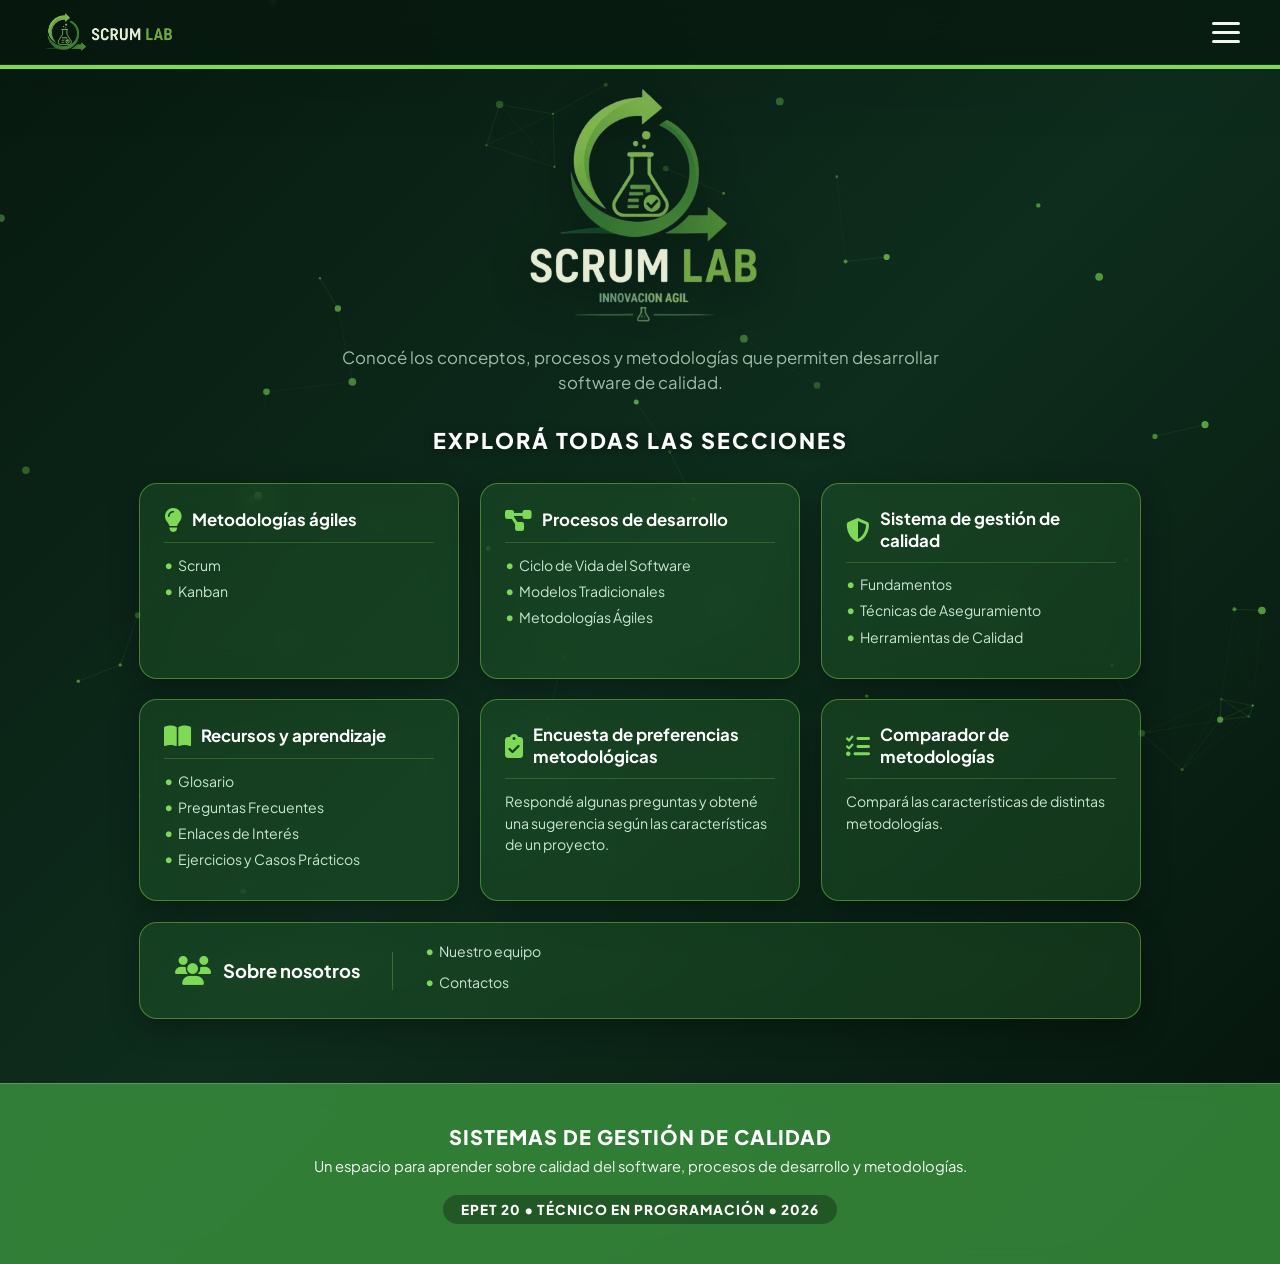
<file: index.html>
<!DOCTYPE html>
<html lang="es">
<head>
  <meta charset="UTF-8">
  <meta name="viewport" content="width=device-width, initial-scale=1.0">
  <title>SCRUM LAB - Innovación Ágil</title>

  <link rel="stylesheet" href="https://cdnjs.cloudflare.com/ajax/libs/font-awesome/6.4.0/css/all.min.css">
  <link href="https://fonts.googleapis.com/css2?family=Plus+Jakarta+Sans:wght@300;400;600;700;800;900&display=swap" rel="stylesheet">

  <link rel="stylesheet" href="styles.css">
</head>
<body>

  <canvas id="particles-canvas"></canvas>

  <header class="navbar">
    <div class="logo-mini">
      <img src="imagenes/logoheader.png" alt="Logo Scrum Lab Mini" class="header-logo-img">
    </div>
    <button class="menu-toggle" id="menuBtn" aria-label="Abrir menú">
      <span></span>
      <span></span>
      <span></span>
    </button>
  </header>

    <!-- Mega Menú Desplegable -->
  <div class="mega-menu" id="megaMenu">
    <div class="mega-menu-content">
      <div class="menu-col">
        <h3><i class="fa-solid fa-shield-halved"></i> Gestión de la Calidad</h3>
        <ul>
          <li><a href="gestion.html"><i class="fa-solid fa-angle-right"></i> Fundamentos</a></li>
          <li><a href="gestion.html#aseguramiento"><i class="fa-solid fa-angle-right"></i> Técnicas de Aseguramiento</a></li>
          <li><a href="gestion.html#herramientas"><i class="fa-solid fa-angle-right"></i> Herramientas de Calidad</a></li>
        </ul>
      </div>

      <div class="menu-col">
        <h3><i class="fa-solid fa-diagram-project"></i> Procesos de Desarrollo</h3>
        <ul>
          <li><a href="procesos.html"><i class="fa-solid fa-angle-right"></i> Ciclo de Vida del Software</a></li>
          <li><a href="procesos.html#modelos-tradicionales"><i class="fa-solid fa-angle-right"></i> Modelos Tradicionales</a></li>
        </ul>

        <h3><i class="fa-solid fa-bolt"></i> Metodologías Ágiles</h3>
        <ul>
          <li><a href="agiles.html"><i class="fa-solid fa-angle-right"></i> Scrum, Kanban, XP</a></li>
          <li><a href="agiles.html#scrum-profundidad"><i class="fa-solid fa-angle-right"></i> Scrum a Profundidad</a></li>
          <li><a href="agiles.html#kanban-profundidad"><i class="fa-solid fa-angle-right"></i> Kanban a Profundidad</a></li>
        </ul>
      </div>

      <div class="menu-col">
        <h3><i class="fa-solid fa-graduation-cap"></i> Recursos y Aprendizaje</h3>
        <ul>
          <li><a href="recursos.html"><i class="fa-solid fa-angle-right"></i> Glosario</a></li>
          <li><a href="recursos.html#preguntas-frecuentes"><i class="fa-solid fa-angle-right"></i> Preguntas Frecuentes</a></li>
          <li><a href="recursos.html#enlaces-de-interes"><i class="fa-solid fa-angle-right"></i> Enlaces de Interés</a></li>
          <li><a href="recursos.html"><i class="fa-solid fa-angle-right"></i> Ejercicios y Casos Prácticos</a></li>
        </ul>
      </div>

      <div class="menu-col">
        <h3><i class="fa-solid fa-scale-balanced"></i> Comparador de Metodologías</h3>
        <ul>
          <li><a href="comparador.html"><i class="fa-solid fa-angle-right"></i> Ir al Comparador</a></li>
        </ul>

        <h3><i class="fa-solid fa-square-poll-vertical"></i> Encuesta de Preferencias</h3>
        <ul>
          <li><a href="encuesta.html"><i class="fa-solid fa-angle-right"></i> Ir a la Encuesta</a></li>
        </ul>

        <h3><i class="fa-solid fa-users"></i> Sobre Nosotros</h3>
        <ul>
          <li><a href="nosotros.html"><i class="fa-solid fa-angle-right"></i> Información sobre el equipo</a></li>
          <li><a href="nosotros.html"><i class="fa-solid fa-angle-right"></i> Contacto</a></li>
        </ul>
      </div>
    </div>
  </div>

  <main class="main-container">
    
    <section class="hero-section">
      <div class="main-logo-wrapper">
        <img src="imagenes/logoprincipal.png" alt="Logo Principal Scrum Lab" class="main-logo-img">
      </div>
      <p class="subtitle">Conocé los conceptos, procesos y metodologías que permiten desarrollar software de calidad.</p>
    </section>

    <h2 class="sections-title">EXPLORÁ TODAS LAS SECCIONES</h2>

<div class="sections-grid">
      
      <!-- 1. Metodologías ágiles -->
      <a href="agiles.html" class="card-link">
        <div class="card highlight-style">
          <div class="card-header">
            <i class="fa-solid fa-lightbulb"></i>
            <h3>Metodologías ágiles</h3>
          </div>
          <ul class="card-list">
            <li>Scrum</li>
            <li>Kanban</li>
          </ul>
        </div>
      </a>

      <!-- 2. Procesos de desarrollo -->
      <a href="procesos.html" class="card-link">
        <div class="card highlight-style">
          <div class="card-header">
            <i class="fa-solid fa-diagram-project"></i>
            <h3>Procesos de desarrollo</h3>
          </div>
          <ul class="card-list">
            <li>Ciclo de Vida del Software</li>
            <li>Modelos Tradicionales</li>
            <li>Metodologías Ágiles</li>
          </ul>
        </div>
      </a>

      <!-- 3. Sistema de gestión de calidad -->
      <a href="gestion.html" class="card-link">
        <div class="card highlight-style">
          <div class="card-header">
            <i class="fa-solid fa-shield-halved"></i>
            <h3>Sistema de gestión de calidad</h3>
          </div>
          <ul class="card-list">
            <li>Fundamentos</li>
            <li>Técnicas de Aseguramiento</li>
            <li>Herramientas de Calidad</li>
          </ul>
        </div>
      </a>

      <!-- 4. Recursos y aprendizaje -->
      <a href="recursos.html" class="card-link">
        <div class="card highlight-style">
          <div class="card-header">
            <i class="fa-solid fa-book-open"></i>
            <h3>Recursos y aprendizaje</h3>
          </div>
          <ul class="card-list">
            <li>Glosario</li>
            <li>Preguntas Frecuentes</li>
            <li>Enlaces de Interés</li>
            <li>Ejercicios y Casos Prácticos</li>
          </ul>
        </div>
      </a>

      <!-- 5. Encuesta de preferencias metodológicas -->
      <a href="encuesta.html" class="card-link">
        <div class="card highlight-style">
          <div class="card-header">
            <i class="fa-solid fa-clipboard-check"></i>
            <h3>Encuesta de preferencias metodológicas</h3>
          </div>
          <p class="card-desc">Respondé algunas preguntas y obtené una sugerencia según las características de un proyecto.</p>
        </div>
      </a>

      <!-- 6. Comparador de metodologías (Subido a la par de la encuesta) -->
      <a href="comparador.html" class="card-link">
        <div class="card highlight-style">
          <div class="card-header">
            <i class="fa-solid fa-list-check"></i>
            <h3>Comparador de metodologías</h3>
          </div>
          <p class="card-desc">Compará las características de distintas metodologías.</p>
        </div>
      </a>

      <!-- 7. Sobre nosotros (Ancho completo abajo) -->
      <a href="nosotros.html" class="card-link full-width">
        <div class="card highlight-style horizontal-card">
          <div class="card-header-horizontal">
            <i class="fa-solid fa-users"></i>
            <h3>Sobre nosotros</h3>
          </div>
          <div class="divider-vertical"></div>
          <ul class="card-list inline-list">
            <li>Nuestro equipo</li>
            <li>Contactos</li>
          </ul>
        </div>
      </a>

    </div>
  </main>

  <footer class="footer-banner">
    <h2>SISTEMAS DE GESTIÓN DE CALIDAD</h2>
    <p>Un espacio para aprender sobre calidad del software, procesos de desarrollo y metodologías.</p>
    <div class="epet-tag">
      EPET 20 • TÉCNICO EN PROGRAMACIÓN • 2026
    </div>
  </footer>

  <script src="script.js"></script>
</body>
</html>
</file>
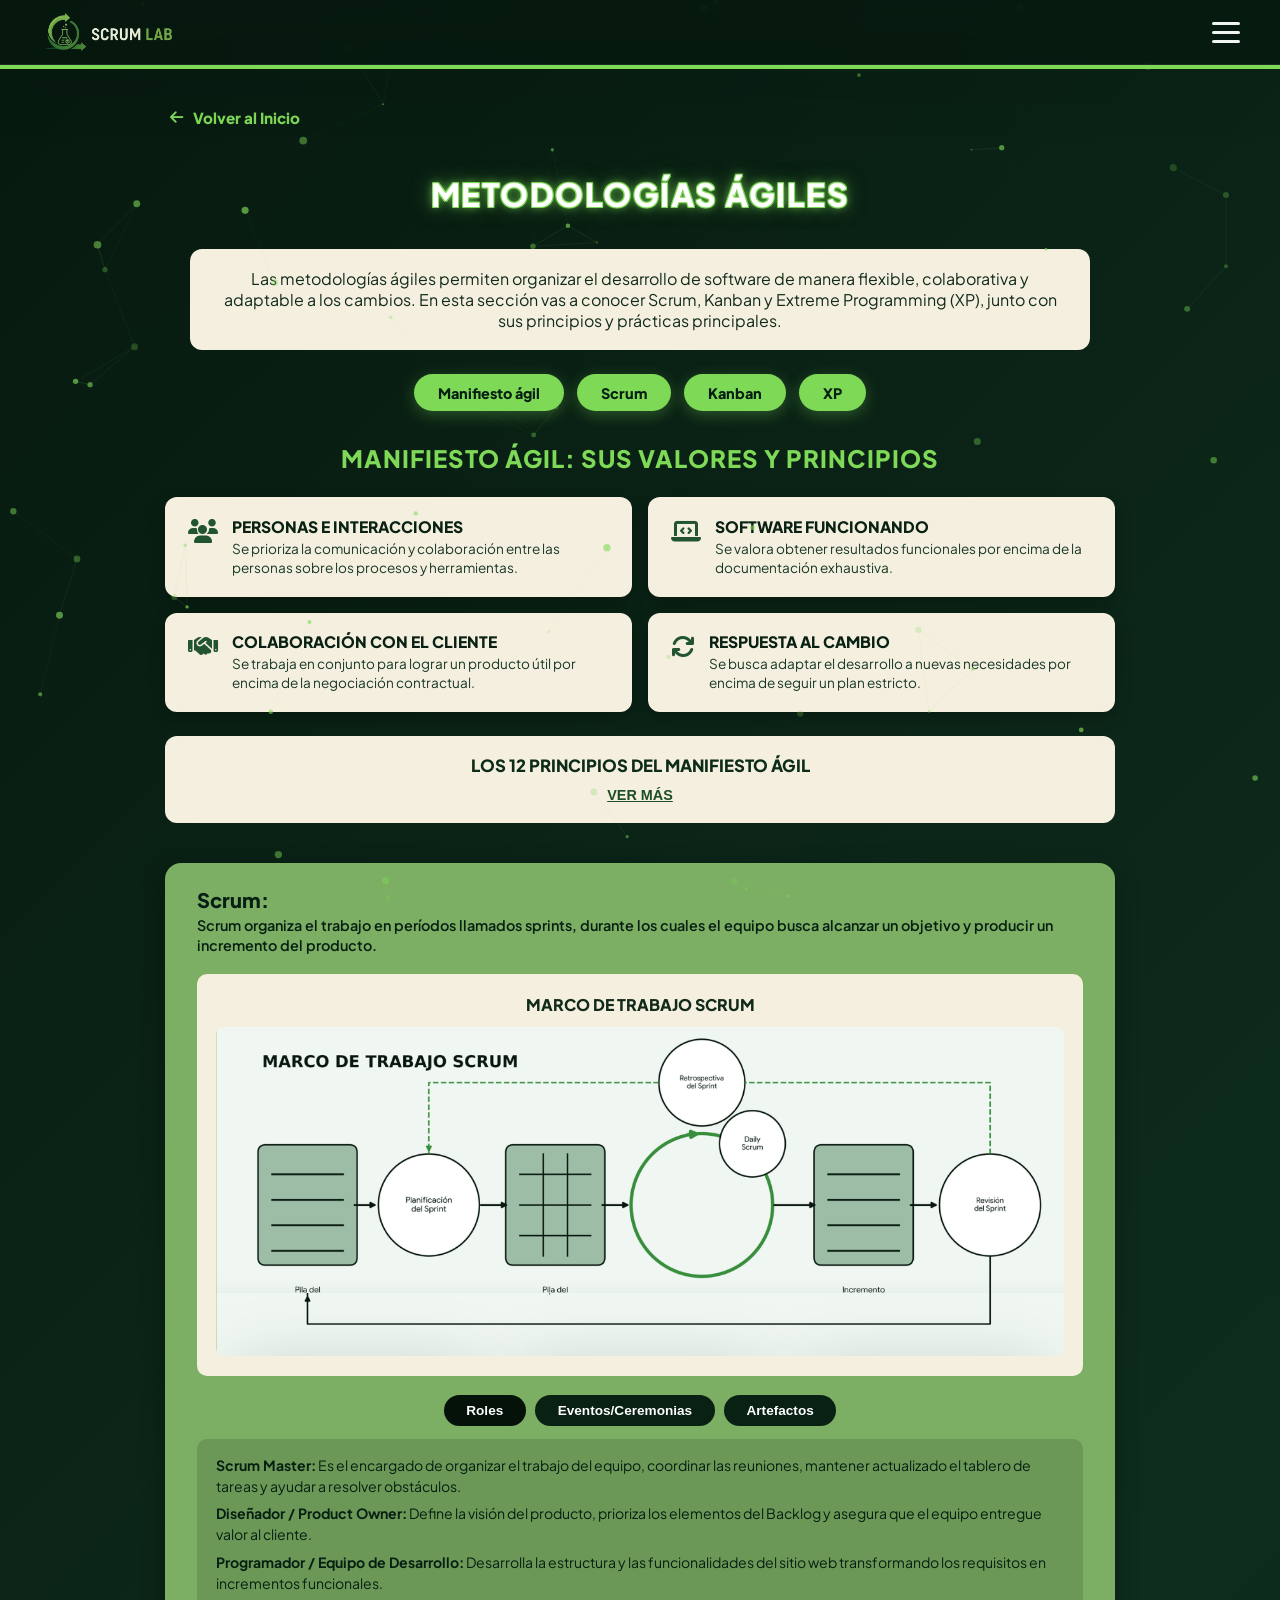
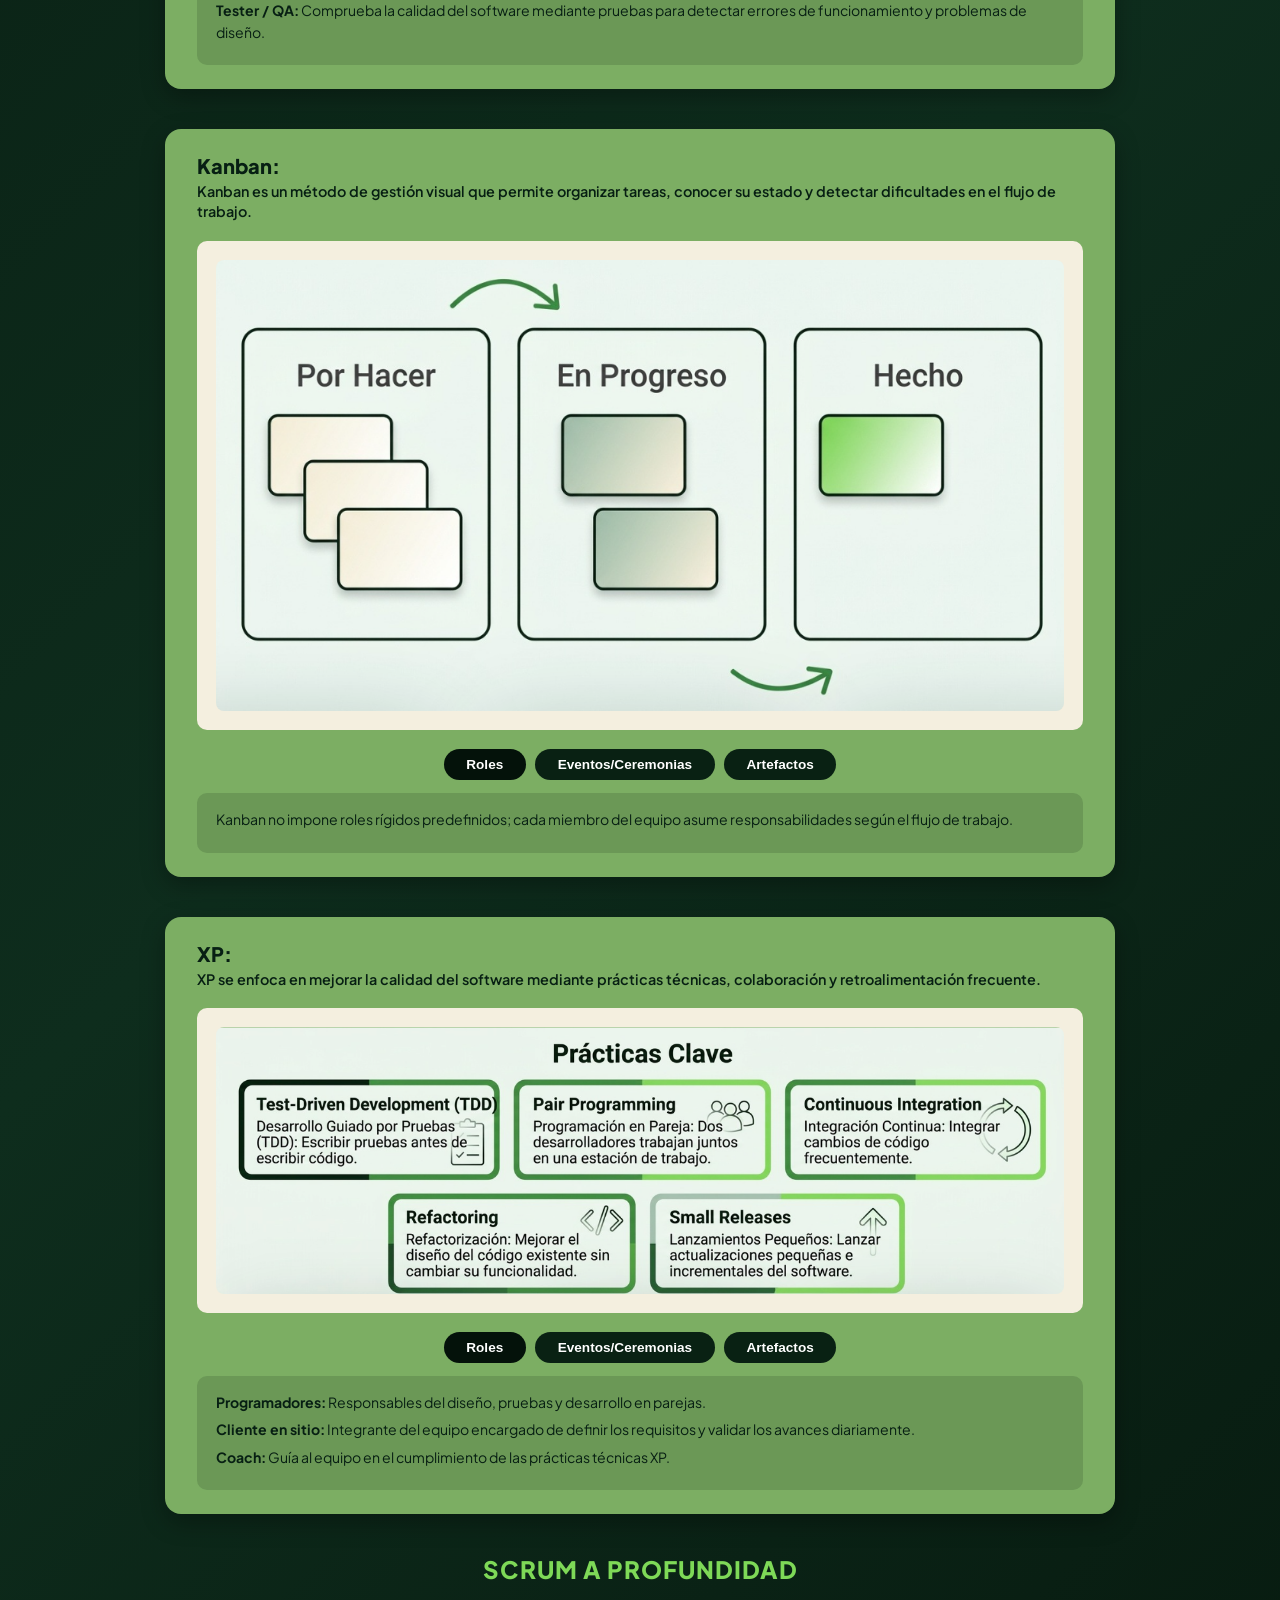
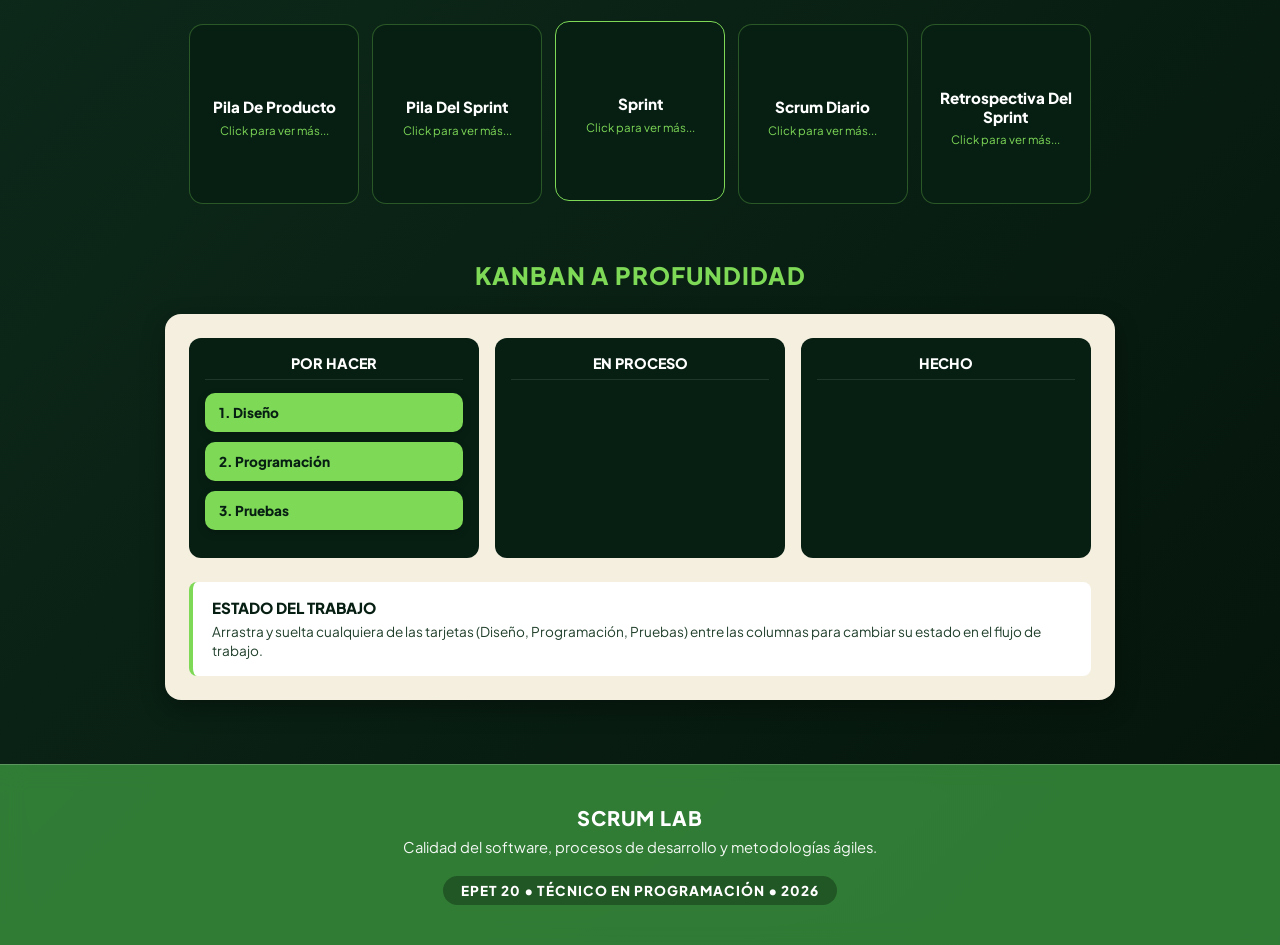
<file: agiles.html>
<!DOCTYPE html>
<html lang="es">
<head>
  <meta charset="UTF-8">
  <meta name="viewport" content="width=device-width, initial-scale=1.0">
  <title>Metodologías Ágiles - SCRUM LAB</title>
  <link rel="stylesheet" href="https://cdnjs.cloudflare.com/ajax/libs/font-awesome/6.4.0/css/all.min.css">
  <link href="https://fonts.googleapis.com/css2?family=Plus+Jakarta+Sans:wght@300;400;600;700;800;900&display=swap" rel="stylesheet">
  <link rel="stylesheet" href="styles.css">
  <link rel="stylesheet" href="agiles.css">
</head>
<body>

  <canvas id="particles-canvas"></canvas>

  <header class="navbar">
    <a href="index.html" class="logo-mini-link">
      <div class="logo-mini">
        <img src="imagenes/logoheader.png" alt="Logo Scrum Lab Mini" class="header-logo-img">
      </div>
    </a>
    <button class="menu-toggle" id="menuBtn" aria-label="Abrir menú">
      <span></span>
      <span></span>
      <span></span>
    </button>
  </header>

  <!-- Mega Menú Desplegable -->
  <div class="mega-menu" id="megaMenu">
    <div class="mega-menu-content">
      <div class="menu-col">
        <h3><i class="fa-solid fa-shield-halved"></i> Gestión de la Calidad</h3>
        <ul>
          <li><a href="gestion.html"><i class="fa-solid fa-angle-right"></i> Fundamentos</a></li>
          <li><a href="gestion.html#aseguramiento"><i class="fa-solid fa-angle-right"></i> Técnicas de Aseguramiento</a></li>
          <li><a href="gestion.html#herramientas"><i class="fa-solid fa-angle-right"></i> Herramientas de Calidad</a></li>
        </ul>
      </div>

      <div class="menu-col">
        <h3><i class="fa-solid fa-diagram-project"></i> Procesos de Desarrollo</h3>
        <ul>
          <li><a href="procesos.html"><i class="fa-solid fa-angle-right"></i> Ciclo de Vida del Software</a></li>
          <li><a href="procesos.html#modelos-tradicionales"><i class="fa-solid fa-angle-right"></i> Modelos Tradicionales</a></li>
        </ul>

        <h3><i class="fa-solid fa-bolt"></i> Metodologías Ágiles</h3>
        <ul>
          <li><a href="agiles.html"><i class="fa-solid fa-angle-right"></i> Scrum, Kanban, XP</a></li>
          <li><a href="agiles.html#scrum-profundidad"><i class="fa-solid fa-angle-right"></i> Scrum a Profundidad</a></li>
          <li><a href="agiles.html#kanban-profundidad"><i class="fa-solid fa-angle-right"></i> Kanban a Profundidad</a></li>
        </ul>
      </div>

      <div class="menu-col">
        <h3><i class="fa-solid fa-graduation-cap"></i> Recursos y Aprendizaje</h3>
        <ul>
          <li><a href="recursos.html"><i class="fa-solid fa-angle-right"></i> Glosario</a></li>
          <li><a href="recursos.html#preguntas-frecuentes"><i class="fa-solid fa-angle-right"></i> Preguntas Frecuentes</a></li>
          <li><a href="recursos.html#enlaces-de-interes"><i class="fa-solid fa-angle-right"></i> Enlaces de Interés</a></li>
          <li><a href="recursos.html"><i class="fa-solid fa-angle-right"></i> Ejercicios y Casos Prácticos</a></li>
        </ul>
      </div>

      <div class="menu-col">
        <h3><i class="fa-solid fa-scale-balanced"></i> Comparador de Metodologías</h3>
        <ul>
          <li><a href="comparador.html"><i class="fa-solid fa-angle-right"></i> Ir al Comparador</a></li>
        </ul>

        <h3><i class="fa-solid fa-square-poll-vertical"></i> Encuesta de Preferencias</h3>
        <ul>
          <li><a href="encuesta.html"><i class="fa-solid fa-angle-right"></i> Ir a la Encuesta</a></li>
        </ul>

        <h3><i class="fa-solid fa-users"></i> Sobre Nosotros</h3>
        <ul>
          <li><a href="nosotros.html"><i class="fa-solid fa-angle-right"></i> Información sobre el equipo</a></li>
          <li><a href="nosotros.html"><i class="fa-solid fa-angle-right"></i> Contacto</a></li>
        </ul>
      </div>
    </div>
  </div>

  <main class="page-container">
    <a href="index.html" class="back-btn"><i class="fa-solid fa-arrow-left"></i> Volver al Inicio</a>

    <!-- HERO DE METODOLOGÍAS ÁGILES -->
    <section class="hero-card-agiles">
      <h1 class="main-title-glow">METODOLOGÍAS ÁGILES</h1>
    </section>

    <div class="light-card wide-card text-center-card hero-intro-box">
      <p>Las metodologías ágiles permiten organizar el desarrollo de software de manera flexible, colaborativa y adaptable a los cambios. En esta sección vas a conocer Scrum, Kanban y Extreme Programming (XP), junto con sus principios y prácticas principales.</p>
    </div>

    <!-- NAVEGACIÓN RÁPIDA ENTRE SECCIONES -->
    <div class="nav-buttons-row">
      <a href="#manifiesto" class="agile-nav-btn">Manifiesto ágil</a>
      <a href="#scrum-section" class="agile-nav-btn">Scrum</a>
      <a href="#kanban-section" class="agile-nav-btn">Kanban</a>
      <a href="#xp-section" class="agile-nav-btn">XP</a>
    </div>

    <!-- SECCIÓN: MANIFIESTO ÁGIL -->
    <section id="manifiesto" class="section-wrapper">
      <div class="green-heading">
        <h2>MANIFIESTO ÁGIL: SUS VALORES Y PRINCIPIOS</h2>
      </div>

      <div class="values-grid">
        <div class="value-card" onclick="toggleValueDetail(this)">
          <div class="value-card-header">
            <i class="fa-solid fa-users value-icon"></i>
            <div>
              <h3>PERSONAS E INTERACCIONES</h3>
              <p>Se prioriza la comunicación y colaboración entre las personas sobre los procesos y herramientas.</p>
            </div>
          </div>
          <div class="value-detail">
            <p><strong>Detalle:</strong> La interacción constante en el equipo resuelve problemas más rápido que depender únicamente de procesos rígidos o herramientas complejas.</p>
          </div>
        </div>

        <div class="value-card" onclick="toggleValueDetail(this)">
          <div class="value-card-header">
            <i class="fa-solid fa-laptop-code value-icon"></i>
            <div>
              <h3>SOFTWARE FUNCIONANDO</h3>
              <p>Se valora obtener resultados funcionales por encima de la documentación exhaustiva.</p>
            </div>
          </div>
          <div class="value-detail">
            <p><strong>Detalle:</strong> La documentación es útil, pero la prueba definitiva de progreso es entregar versiones de software funcionales que aporten valor real.</p>
          </div>
        </div>

        <div class="value-card" onclick="toggleValueDetail(this)">
          <div class="value-card-header">
            <i class="fa-solid fa-handshake value-icon"></i>
            <div>
              <h3>COLABORACIÓN CON EL CLIENTE</h3>
              <p>Se trabaja en conjunto para lograr un producto útil por encima de la negociación contractual.</p>
            </div>
          </div>
          <div class="value-detail">
            <p><strong>Detalle:</strong> Trabajar en alianza estrecha con el cliente permite alinear el producto final con las necesidades cambiantes en tiempo real.</p>
          </div>
        </div>

        <div class="value-card" onclick="toggleValueDetail(this)">
          <div class="value-card-header">
            <i class="fa-solid fa-arrows-rotate value-icon"></i>
            <div>
              <h3>RESPUESTA AL CAMBIO</h3>
              <p>Se busca adaptar el desarrollo a nuevas necesidades por encima de seguir un plan estricto.</p>
            </div>
          </div>
          <div class="value-detail">
            <p><strong>Detalle:</strong> La agilidad abraza los cambios como oportunidades de mejora en lugar de verlos como imprevistos u obstáculos.</p>
          </div>
        </div>
      </div>

      <!-- TARJETA 12 PRINCIPIOS -->
      <div class="light-card principles-box">
        <h3>LOS 12 PRINCIPIOS DEL MANIFIESTO ÁGIL</h3>
        <button id="togglePrinciplesBtn" class="ver-mas-btn">VER MÁS</button>
        <div id="principlesContent" class="principles-list" style="display: none;">
          <ol>
            <li>Satisfacer al cliente mediante la entrega temprana y continua de software con valor.</li>
            <li>Aceptar que los requisitos cambien, incluso en etapas tardías del desarrollo.</li>
            <li>Entregar software funcional frecuentemente, entre pocas semanas y un par de meses.</li>
            <li>El equipo de desarrollo y los responsables del negocio deben trabajar juntos diariamente.</li>
            <li>Construir proyectos en torno a individuos motivados y darles el entorno necesario.</li>
            <li>El método más eficiente de comunicar información es la conversación cara a cara.</li>
            <li>El software funcionando es la medida principal de progreso.</li>
            <li>Los procesos ágiles promueven el desarrollo sostenible a un ritmo constante.</li>
            <li>La atención continua a la excelencia técnica y al buen diseño mejora la agilidad.</li>
            <li>La simplicidad, o el arte de maximizar la cantidad de trabajo no realizado, es esencial.</li>
            <li>Las mejores arquitecturas, requisitos y diseños emergen de equipos autoorganizados.</li>
            <li>A intervalos regulares, el equipo reflexiona sobre cómo ser más eficaz para ajustar su comportamiento.</li>
          </ol>
        </div>
      </div>
    </section>

    <!-- SECCIÓN: SCRUM -->
    <section id="scrum-section" class="section-wrapper green-frame-card">
      <div class="frame-header">
        <h2>Scrum:</h2>
        <p>Scrum organiza el trabajo en períodos llamados sprints, durante los cuales el equipo busca alcanzar un objetivo y producir un incremento del producto.</p>
      </div>

      <div class="diagram-container">
        <h3>MARCO DE TRABAJO SCRUM</h3>
        <div class="agile-image-frame">
          <img src="imagenes/marco-trabajo-scrum.png" alt="Marco de trabajo Scrum" class="process-diagram-image" onerror="this.src='https://via.placeholder.com/700x320/e8f4ec/122a1a?text=Diagrama+Marco+de+Trabajo+Scrum'">
        </div>
      </div>

      <div class="tab-buttons">
        <button class="tab-btn active" onclick="showTab('scrum', 'roles', this)">Roles</button>
        <button class="tab-btn" onclick="showTab('scrum', 'eventos', this)">Eventos/Ceremonias</button>
        <button class="tab-btn" onclick="showTab('scrum', 'artefactos', this)">Artefactos</button>
      </div>

      <div class="tab-content-container">
        <div id="scrum-roles" class="tab-pane active">
          <p><strong>Scrum Master:</strong> Es el encargado de organizar el trabajo del equipo, coordinar las reuniones, mantener actualizado el tablero de tareas y ayudar a resolver obstáculos.</p>
          <p><strong>Diseñador / Product Owner:</strong> Define la visión del producto, prioriza los elementos del Backlog y asegura que el equipo entregue valor al cliente.</p>
          <p><strong>Programador / Equipo de Desarrollo:</strong> Desarrolla la estructura y las funcionalidades del sitio web transformando los requisitos en incrementos funcionales.</p>
          <p><strong>Tester / QA:</strong> Comprueba la calidad del software mediante pruebas para detectar errores de funcionamiento y problemas de diseño.</p>
        </div>
        <div id="scrum-eventos" class="tab-pane">
          <p><strong>Sprint Planning:</strong> Reunión inicial donde se define el objetivo del Sprint y se seleccionan las tareas a desarrollar.</p>
          <p><strong>Daily Scrum:</strong> Reunión diaria de 15 minutos para sincronizar actividades y detectar bloqueos.</p>
          <p><strong>Sprint Review:</strong> Demostración del incremento terminado a los interesados al final del Sprint.</p>
          <p><strong>Sprint Retrospective:</strong> Evaluación interna del equipo para identificar mejoras en el proceso de trabajo.</p>
        </div>
        <div id="scrum-artefactos" class="tab-pane">
          <p><strong>Product Backlog:</strong> Lista priorizada de todas las características, funciones y requisitos del proyecto.</p>
          <p><strong>Sprint Backlog:</strong> Conjunto de elementos del Product Backlog seleccionados para ser completados en el Sprint actual.</p>
          <p><strong>Incremento:</strong> La suma de todos los elementos completados durante un Sprint que cumplen la definición de "Hecho".</p>
        </div>
      </div>
    </section>

    <!-- SECCIÓN: KANBAN -->
    <section id="kanban-section" class="section-wrapper green-frame-card">
      <div class="frame-header">
        <h2>Kanban:</h2>
        <p>Kanban es un método de gestión visual que permite organizar tareas, conocer su estado y detectar dificultades en el flujo de trabajo.</p>
      </div>

      <div class="diagram-container">
        <div class="agile-image-frame">
          <img src="imagenes/tablero-kanban.png" alt="Tablero Kanban" class="process-diagram-image" onerror="this.src='https://via.placeholder.com/700x320/e8f4ec/122a1a?text=Diagrama+Tablero+Kanban'">
        </div>
      </div>

      <div class="tab-buttons">
        <button class="tab-btn active" onclick="showTab('kanban', 'roles', this)">Roles</button>
        <button class="tab-btn" onclick="showTab('kanban', 'eventos', this)">Eventos/Ceremonias</button>
        <button class="tab-btn" onclick="showTab('kanban', 'artefactos', this)">Artefactos</button>
      </div>

      <div class="tab-content-container">
        <div id="kanban-roles" class="tab-pane active">
          <p>Kanban no impone roles rígidos predefinidos; cada miembro del equipo asume responsabilidades según el flujo de trabajo.</p>
        </div>
        <div id="kanban-eventos" class="tab-pane">
          <p><strong>Reuniones de Cadencia:</strong> Revisiones del flujo de trabajo y reuniones diarias de stand-up para analizar el estado de las tarjetas en el tablero.</p>
        </div>
        <div id="kanban-artefactos" class="tab-pane">
          <p><strong>Tablero Kanban:</strong> Herramienta visual dividida en columnas (Por Hacer, En Proceso, Hecho) que refleja el estado real del trabajo.</p>
          <p><strong>Límites WIP:</strong> Restricciones explícitas en el número máximo de tareas simultáneas por columna.</p>
        </div>
      </div>
    </section>

<!-- SECCIÓN: XP -->
    <section id="xp-section" class="section-wrapper green-frame-card">
      <div class="frame-header">
        <h2>XP:</h2>
        <p>XP se enfoca en mejorar la calidad del software mediante prácticas técnicas, colaboración y retroalimentación frecuente.</p>
      </div>

      <div class="diagram-container">
        <div class="agile-image-frame">
          <img src="imagenes/practicas-clave-xp.png" alt="Prácticas clave de Extreme Programming (XP)" class="process-diagram-image" onerror="this.src='https://via.placeholder.com/700x320/e8f4ec/122a1a?text=Diagrama+Prácticas+XP'">
        </div>
      </div>

      <div class="tab-buttons">
        <button class="tab-btn active" onclick="showTab('xp', 'roles', this)">Roles</button>
        <button class="tab-btn" onclick="showTab('xp', 'eventos', this)">Eventos/Ceremonias</button>
        <button class="tab-btn" onclick="showTab('xp', 'artefactos', this)">Artefactos</button>
      </div>

      <div class="tab-content-container">
        <div id="xp-roles" class="tab-pane active">
          <p><strong>Programadores:</strong> Responsables del diseño, pruebas y desarrollo en parejas.</p>
          <p><strong>Cliente en sitio:</strong> Integrante del equipo encargado de definir los requisitos y validar los avances diariamente.</p>
          <p><strong>Coach:</strong> Guía al equipo en el cumplimiento de las prácticas técnicas XP.</p>
        </div>
        <div id="xp-eventos" class="tab-pane">
          <p><strong>Juego de la Planificación:</strong> Definición de lanzamientos e iteraciones entre el cliente y el equipo técnico.</p>
          <p><strong>Stand-up Meeting:</strong> Breve reunión diaria para coordinar el trabajo en pareja.</p>
        </div>
        <div id="xp-artefactos" class="tab-pane">
          <p><strong>Historias de Usuario:</strong> Tarjetas breves escritas por el cliente que describen la funcionalidad esperada.</p>
          <p><strong>Pruebas Automatizadas:</strong> Conjunto de tests que garantizan que el código no sufra regresiones.</p>
        </div>
      </div>
    </section>

    <!-- SECCIÓN: SCRUM A PROFUNDIDAD -->
    <section id="scrum-profundidad" class="section-wrapper">
      <div class="green-heading">
        <h2>SCRUM A PROFUNDIDAD</h2>
      </div>

      <div class="scrum-deep-container">
        <div class="scrum-deep-card" onclick="expandScrumCard(this)">
          <h4>Pila de producto</h4>
          <p class="summary-text">Click para ver más...</p>
          <div class="expanded-info">
            <p>Es el listado dinámico y priorizado de todas las funcionalidades, mejoras y correcciones requeridas en el producto. El Product Owner se encarga de mantenerlo actualizado.</p>
          </div>
        </div>

        <div class="scrum-deep-card" onclick="expandScrumCard(this)">
          <h4>Pila del sprint</h4>
          <p class="summary-text">Click para ver más...</p>
          <div class="expanded-info">
            <p>Es el conjunto de tareas seleccionadas de la Pila de Producto que el equipo se compromete a completar durante el Sprint actual.</p>
          </div>
        </div>

        <div class="scrum-deep-card active-card" onclick="expandScrumCard(this)">
          
          <h4>Sprint</h4>
          <p class="summary-text">Click para ver más...</p>
          <div class="expanded-info">
            <p>Es el corazón de Scrum: un contenedor de tiempo fijo (usualmente de 1 a 4 semanas) durante el cual se crea un incremento de producto terminado y utilizable.</p>
          </div>
        </div>

        <div class="scrum-deep-card" onclick="expandScrumCard(this)">
          <h4>Scrum diario</h4>
          <p class="summary-text">Click para ver más...</p>
          <div class="expanded-info">
            <p>Una reunión de 15 minutos en la que el equipo evalúa el progreso hacia el Objetivo del Sprint, sincroniza las tareas y detecta bloqueos.</p>
          </div>
        </div>

        <div class="scrum-deep-card" onclick="expandScrumCard(this)">
          <h4>Retrospectiva del sprint</h4>
          <p class="summary-text">Click para ver más...</p>
          <div class="expanded-info">
            <p>Reunión al finalizar el Sprint donde el equipo inspecciona su forma de trabajar para planificar mejoras continuas.</p>
          </div>
        </div>
      </div>
    </section>

    <!-- SECCIÓN: KANBAN A PROFUNDIDAD (TABLERO DRAG & DROP) -->
    <section id="kanban-profundidad" class="section-wrapper">
      <div class="green-heading">
        <h2>KANBAN A PROFUNDIDAD</h2>
      </div>

      <div class="kanban-interactive-wrapper">
        <div class="kanban-board">
          
          <!-- COLUMNA 1: POR HACER -->
          <div class="kanban-column" data-status="POR HACER" ondragover="allowDrop(event)" ondrop="drop(event)">
            <h3>POR HACER</h3>
            <div class="kanban-cards-container">
              <div class="kanban-task-card" draggable="true" ondragstart="drag(event)" id="task-1" data-task="Diseño" data-desc="Fase de conceptualización de la interfaz y maquetación de wireframes.">
                1. Diseño
              </div>
              <div class="kanban-task-card" draggable="true" ondragstart="drag(event)" id="task-2" data-task="Programación" data-desc="Escritura del código HTML, CSS y JavaScript para dar funcionalidad al sitio web.">
                2. Programación
              </div>
              <div class="kanban-task-card" draggable="true" ondragstart="drag(event)" id="task-3" data-task="Pruebas" data-desc="Ejecución de casos de prueba para garantizar la calidad y usabilidad.">
                3. Pruebas
              </div>
            </div>
          </div>

          <!-- COLUMNA 2: EN PROCESO -->
          <div class="kanban-column" data-status="EN PROCESO" ondragover="allowDrop(event)" ondrop="drop(event)">
            <h3>EN PROCESO</h3>
            <div class="kanban-cards-container">
              <!-- Tarjetas soltadas aquí -->
            </div>
          </div>

          <!-- COLUMNA 3: HECHO -->
          <div class="kanban-column" data-status="HECHO" ondragover="allowDrop(event)" ondrop="drop(event)">
            <h3>HECHO</h3>
            <div class="kanban-cards-container">
              <!-- Tarjetas completadas -->
            </div>
          </div>

        </div>

        <div class="kanban-status-info" id="kanbanStatusInfo">
          <h4 id="statusTitle">ESTADO DEL TRABAJO</h4>
          <p id="statusDescription">Arrastra y suelta cualquiera de las tarjetas (Diseño, Programación, Pruebas) entre las columnas para cambiar su estado en el flujo de trabajo.</p>
        </div>
      </div>
    </section>

  </main>

  <footer class="footer-banner">
    <h2>SCRUM LAB</h2>
    <p>Calidad del software, procesos de desarrollo y metodologías ágiles.</p>
    <div class="epet-tag">
      EPET 20 • TÉCNICO EN PROGRAMACIÓN • 2026
    </div>
  </footer>

  <script src="gestion.js"></script>
  <script src="agiles.js"></script>
</body>
</html>
</file>
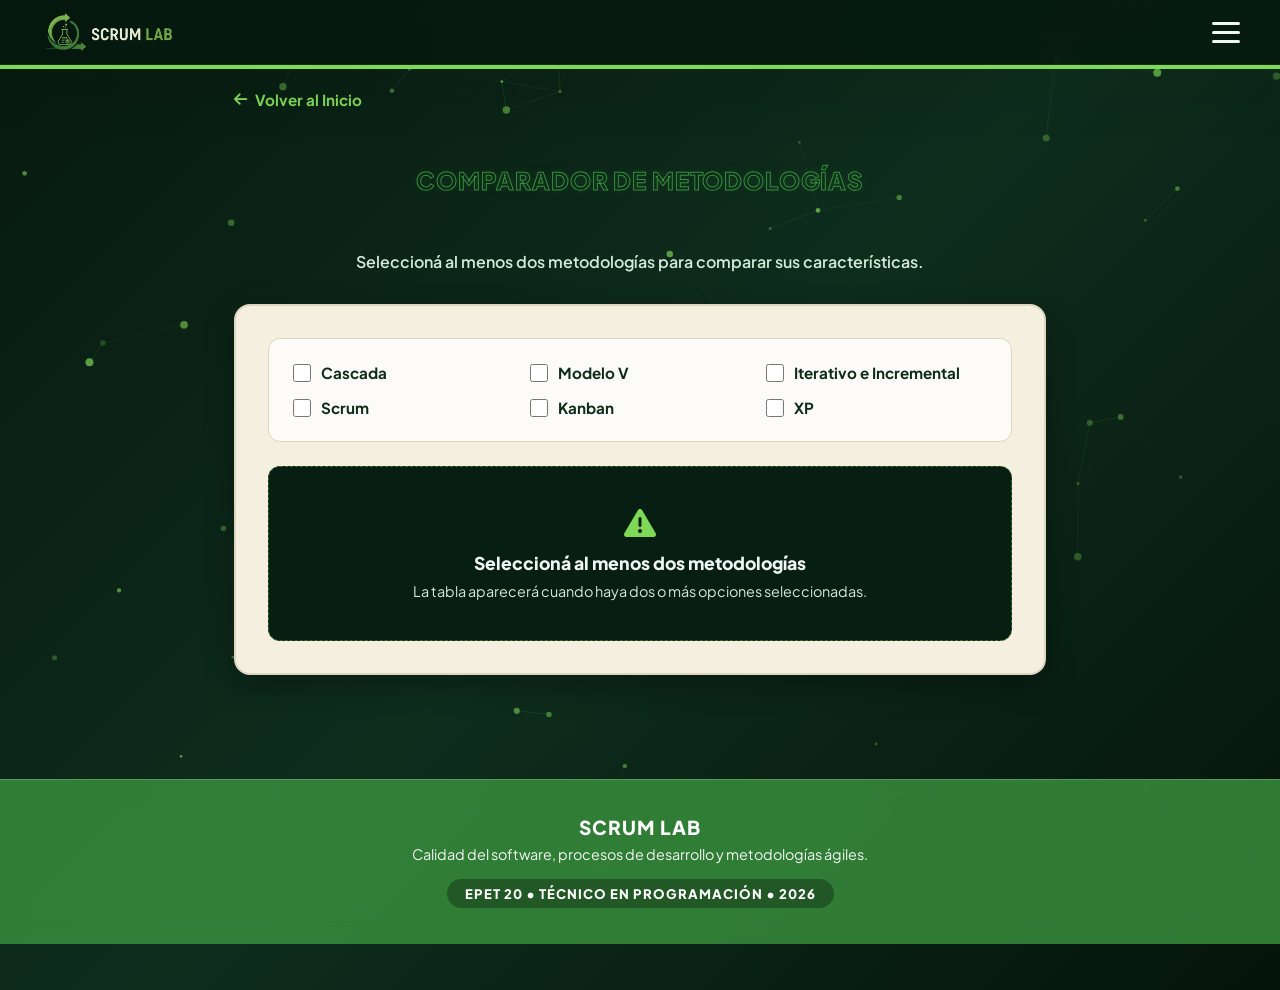
<file: comparador.html>
<!DOCTYPE html>
<html lang="es">
<head>
  <meta charset="UTF-8">
  <meta name="viewport" content="width=device-width, initial-scale=1.0">
  <title>Comparador de Metodologías - SCRUM LAB</title>
  <link rel="stylesheet" href="https://cdnjs.cloudflare.com/ajax/libs/font-awesome/6.4.0/css/all.min.css">
  <link href="https://fonts.googleapis.com/css2?family=Plus+Jakarta+Sans:wght@300;400;600;700;800;900&display=swap" rel="stylesheet">
  <link rel="stylesheet" href="styles.css">
  <link rel="stylesheet" href="gestion.css">
  <link rel="stylesheet" href="comparador.css">
</head>
<body>

  <canvas id="particles-canvas"></canvas>

  <header class="navbar">
    <a href="index.html" class="logo-mini-link">
      <div class="logo-mini">
        <img src="imagenes/logoheader.png" alt="Logo Scrum Lab Mini" class="header-logo-img">
      </div>
    </a>
    <button class="menu-toggle" id="menuBtn" aria-label="Abrir menú">
      <span></span>
      <span></span>
      <span></span>
    </button>
  </header>

<!-- Mega Menú Desplegable Ordenado -->
  <div class="mega-menu" id="megaMenu">
    <div class="mega-menu-content">
      <div class="menu-col">
        <h3><i class="fa-solid fa-shield-halved"></i> Gestión de la Calidad</h3>
        <ul>
          <li><a href="gestion.html"><i class="fa-solid fa-angle-right"></i> Fundamentos</a></li>
          <li><a href="gestion.html#aseguramiento"><i class="fa-solid fa-angle-right"></i> Técnicas de Aseguramiento</a></li>
          <li><a href="gestion.html#herramientas"><i class="fa-solid fa-angle-right"></i> Herramientas de Calidad</a></li>
        </ul>
      </div>

      <div class="menu-col">
        <h3><i class="fa-solid fa-diagram-project"></i> Procesos de Desarrollo</h3>
        <ul>
          <li><a href="procesos.html"><i class="fa-solid fa-angle-right"></i> Ciclo de Vida del Software</a></li>
          <li><a href="procesos.html#modelos-tradicionales"><i class="fa-solid fa-angle-right"></i> Modelos Tradicionales</a></li>
        </ul>

        <h3><i class="fa-solid fa-bolt"></i> Metodologías Ágiles</h3>
        <ul>
          <li><a href="agiles.html"><i class="fa-solid fa-angle-right"></i> Scrum, Kanban, XP</a></li>
          <li><a href="agiles.html#scrum-profundidad"><i class="fa-solid fa-angle-right"></i> Scrum a Profundidad</a></li>
          <li><a href="agiles.html#kanban-profundidad"><i class="fa-solid fa-angle-right"></i> Kanban a Profundidad</a></li>
        </ul>
      </div>

      <div class="menu-col">
        <h3><i class="fa-solid fa-graduation-cap"></i> Recursos y Aprendizaje</h3>
        <ul>
          <li><a href="recursos.html"><i class="fa-solid fa-angle-right"></i> Glosario</a></li>
          <li><a href="recursos.html#preguntas-frecuentes"><i class="fa-solid fa-angle-right"></i> Preguntas Frecuentes</a></li>
          <li><a href="recursos.html#enlaces-de-interes"><i class="fa-solid fa-angle-right"></i> Enlaces de Interés</a></li>
          <li><a href="recursos.html"><i class="fa-solid fa-angle-right"></i> Ejercicios y Casos Prácticos</a></li>
        </ul>
      </div>

      <div class="menu-col">
        <h3><i class="fa-solid fa-scale-balanced"></i> Comparador de Metodologías</h3>
        <ul>
          <li><a href="comparador.html"><i class="fa-solid fa-angle-right"></i> Ir al Comparador</a></li>
        </ul>

        <h3><i class="fa-solid fa-square-poll-vertical"></i> Encuesta de Preferencias</h3>
        <ul>
          <li><a href="encuesta.html"><i class="fa-solid fa-angle-right"></i> Ir a la Encuesta</a></li>
        </ul>

        <h3><i class="fa-solid fa-users"></i> Sobre Nosotros</h3>
        <ul>
          <li><a href="nosotros.html"><i class="fa-solid fa-angle-right"></i> Información sobre el equipo</a></li>
          <li><a href="nosotros.html"><i class="fa-solid fa-angle-right"></i> Contacto</a></li>
        </ul>
      </div>
    </div>
  </div>

  <main class="page-container">
    <a href="index.html" class="back-btn"><i class="fa-solid fa-arrow-left"></i> Volver al Inicio</a>

    <!-- TÍTULO PRINCIPAL -->
    <section class="hero-card-procesos" style="margin-bottom: 1.5rem;">
      <h1 class="main-title-glow">COMPARADOR DE METODOLOGÍAS</h1>
    </section>

    <!-- SECCIÓN 1: COMPARADOR INTERACTIVO DE METODOLOGÍAS -->
    <section class="section-wrapper" style="margin-bottom: 3rem;">
      <p style="text-align: center; color: #d1ebd8; font-weight: 600; margin-bottom: 1rem;">
        Seleccioná al menos dos metodologías para comparar sus características.
      </p>

      <div class="comparator-card">
        
        <!-- Checkboxes de Selección (Vacíos al inicio) -->
        <div class="checkboxes-grid">
          <label class="check-label"><input type="checkbox" value="cascada"> Cascada</label>
          <label class="check-label"><input type="checkbox" value="modeloV"> Modelo V</label>
          <label class="check-label"><input type="checkbox" value="iterativo"> Iterativo e Incremental</label>
          <label class="check-label"><input type="checkbox" value="scrum"> Scrum</label>
          <label class="check-label"><input type="checkbox" value="kanban"> Kanban</label>
          <label class="check-label"><input type="checkbox" value="xp"> XP</label>
        </div>

        <!-- Contenedor dinámico de la Tabla o Advertencia -->
        <div id="comparatorContentWrapper">
          <!-- Se inyecta mediante JavaScript -->
        </div>

      </div>
    </section>

  </main>

  <footer class="footer-banner">
    <h2>SCRUM LAB</h2>
    <p>Calidad del software, procesos de desarrollo y metodologías ágiles.</p>
    <div class="epet-tag">
      EPET 20 • TÉCNICO EN PROGRAMACIÓN • 2026
    </div>
  </footer>

  <script src="gestion.js"></script>
  <script src="comparador.js"></script>
</body>
</html>
</file>
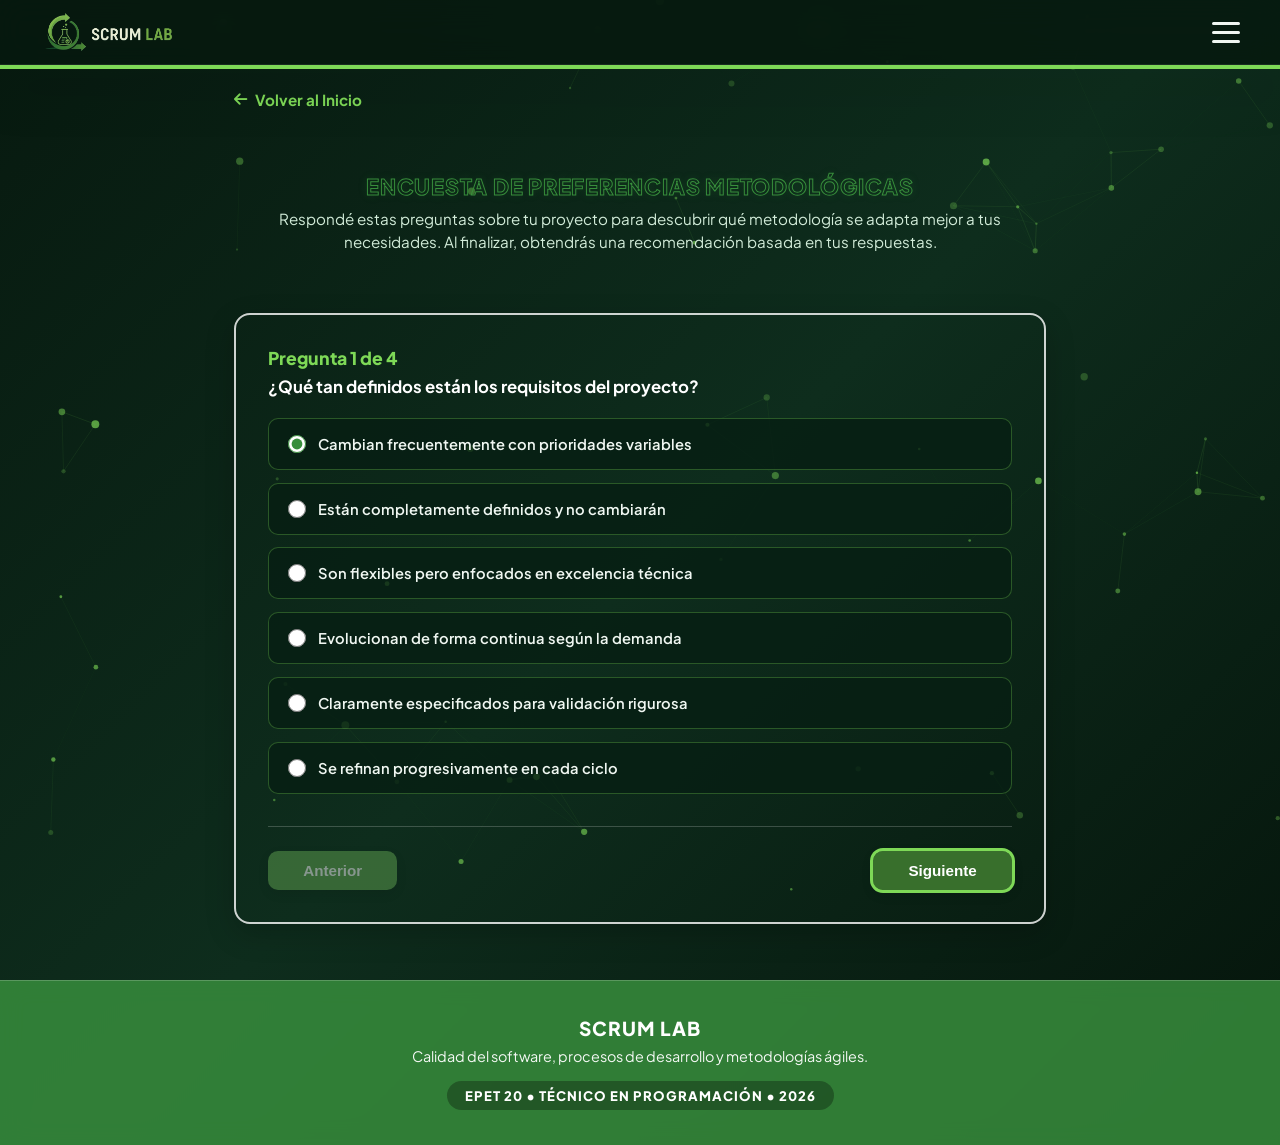
<file: encuesta.html>
<!DOCTYPE html>
<html lang="es">
<head>
  <meta charset="UTF-8">
  <meta name="viewport" content="width=device-width, initial-scale=1.0">
  <title>Encuesta de Preferencias - SCRUM LAB</title>
  <link rel="stylesheet" href="https://cdnjs.cloudflare.com/ajax/libs/font-awesome/6.4.0/css/all.min.css">
  <link href="https://fonts.googleapis.com/css2?family=Plus+Jakarta+Sans:wght@300;400;600;700;800;900&display=swap" rel="stylesheet">
  <link rel="stylesheet" href="styles.css">
  <link rel="stylesheet" href="gestion.css">
  <link rel="stylesheet" href="encuesta.css">
</head>
<body>

  <canvas id="particles-canvas"></canvas>

  <header class="navbar">
    <a href="index.html" class="logo-mini-link">
      <div class="logo-mini">
        <img src="imagenes/logoheader.png" alt="Logo Scrum Lab Mini" class="header-logo-img">
      </div>
    </a>
    <button class="menu-toggle" id="menuBtn" aria-label="Abrir menú">
      <span></span>
      <span></span>
      <span></span>
    </button>
  </header>

  <!-- Mega Menú Desplegable -->
  <div class="mega-menu" id="megaMenu">
    <div class="mega-menu-content">
      <div class="menu-col">
        <h3><i class="fa-solid fa-shield-halved"></i> Gestión de la Calidad</h3>
        <ul>
          <li><a href="gestion.html"><i class="fa-solid fa-angle-right"></i> Fundamentos</a></li>
          <li><a href="gestion.html#aseguramiento"><i class="fa-solid fa-angle-right"></i> Técnicas de Aseguramiento</a></li>
          <li><a href="gestion.html#herramientas"><i class="fa-solid fa-angle-right"></i> Herramientas de Calidad</a></li>
        </ul>
      </div>

      <div class="menu-col">
        <h3><i class="fa-solid fa-diagram-project"></i> Procesos de Desarrollo</h3>
        <ul>
          <li><a href="procesos.html"><i class="fa-solid fa-angle-right"></i> Ciclo de Vida del Software</a></li>
          <li><a href="procesos.html#modelos-tradicionales"><i class="fa-solid fa-angle-right"></i> Modelos Tradicionales</a></li>
        </ul>

        <h3><i class="fa-solid fa-bolt"></i> Metodologías Ágiles</h3>
        <ul>
          <li><a href="agiles.html"><i class="fa-solid fa-angle-right"></i> Scrum, Kanban, XP</a></li>
          <li><a href="agiles.html#scrum-profundidad"><i class="fa-solid fa-angle-right"></i> Scrum a Profundidad</a></li>
          <li><a href="agiles.html#kanban-profundidad"><i class="fa-solid fa-angle-right"></i> Kanban a Profundidad</a></li>
        </ul>
      </div>

      <div class="menu-col">
        <h3><i class="fa-solid fa-graduation-cap"></i> Recursos y Aprendizaje</h3>
        <ul>
          <li><a href="recursos.html"><i class="fa-solid fa-angle-right"></i> Glosario</a></li>
          <li><a href="recursos.html#preguntas-frecuentes"><i class="fa-solid fa-angle-right"></i> Preguntas Frecuentes</a></li>
          <li><a href="recursos.html#enlaces-de-interes"><i class="fa-solid fa-angle-right"></i> Enlaces de Interés</a></li>
          <li><a href="recursos.html"><i class="fa-solid fa-angle-right"></i> Ejercicios y Casos Prácticos</a></li>
        </ul>
      </div>

      <div class="menu-col">
        <h3><i class="fa-solid fa-scale-balanced"></i> Comparador de Metodologías</h3>
        <ul>
          <li><a href="comparador.html"><i class="fa-solid fa-angle-right"></i> Ir al Comparador</a></li>
        </ul>

        <h3><i class="fa-solid fa-square-poll-vertical"></i> Encuesta de Preferencias</h3>
        <ul>
          <li><a href="encuesta.html"><i class="fa-solid fa-angle-right"></i> Ir a la Encuesta</a></li>
        </ul>

        <h3><i class="fa-solid fa-users"></i> Sobre Nosotros</h3>
        <ul>
          <li><a href="nosotros.html"><i class="fa-solid fa-angle-right"></i> Información sobre el equipo</a></li>
          <li><a href="nosotros.html"><i class="fa-solid fa-angle-right"></i> Contacto</a></li>
        </ul>
      </div>
    </div>
  </div>

  <main class="page-container">
    <a href="index.html" class="back-btn"><i class="fa-solid fa-arrow-left"></i> Volver al Inicio</a>

    <!-- TÍTULO PRINCIPAL -->
    <div class="section-text-block green-heading" style="margin-top: 1rem;">
      <h2>ENCUESTA DE PREFERENCIAS METODOLÓGICAS</h2>
      <p style="text-align: center; color: #d1ebd8; font-size: 0.95rem; margin-top: 0.5rem;">
        Respondé estas preguntas sobre tu proyecto para descubrir qué metodología se adapta mejor a tus necesidades. Al finalizar, obtendrás una recomendación basada en tus respuestas.
      </p>
    </div>

    <section class="section-wrapper" style="margin-top: 1.5rem;">
      <div class="survey-card-transparent">
        
        <!-- PASO 1 A 4: PREGUNTAS DE LA ENCUESTA (6 ítems por pregunta en orden estricto) -->
        <div id="surveyStepContainer">
          
          <!-- Pregunta 1 -->
          <div class="survey-step" data-step="1">
            <h4 class="survey-step-title">Pregunta 1 de 4</h4>
            <p class="survey-question-text">¿Qué tan definidos están los requisitos del proyecto?</p>
            <div class="survey-options">
              <label class="radio-label"><input type="radio" name="p1" value="scrum" checked> Cambian frecuentemente con prioridades variables</label>
              <label class="radio-label"><input type="radio" name="p1" value="cascada"> Están completamente definidos y no cambiarán</label>
              <label class="radio-label"><input type="radio" name="p1" value="xp"> Son flexibles pero enfocados en excelencia técnica</label>
              <label class="radio-label"><input type="radio" name="p1" value="kanban"> Evolucionan de forma continua según la demanda</label>
              <label class="radio-label"><input type="radio" name="p1" value="modeloV"> Claramente especificados para validación rigurosa</label>
              <label class="radio-label"><input type="radio" name="p1" value="iterativo"> Se refinan progresivamente en cada ciclo</label>
            </div>
          </div>

          <!-- Pregunta 2 -->
          <div class="survey-step" data-step="2" style="display: none;">
            <h4 class="survey-step-title">Pregunta 2 de 4</h4>
            <p class="survey-question-text">¿Cómo prefieres la planificación y entrega del software?</p>
            <div class="survey-options">
              <label class="radio-label"><input type="radio" name="p2" value="scrum" checked> Mediante ciclos o Sprints cortos y regulares</label>
              <label class="radio-label"><input type="radio" name="p2" value="cascada"> En una única entrega final al concluir el proyecto</label>
              <label class="radio-label"><input type="radio" name="p2" value="xp"> Entregas frecuentes con ciclos de prueba estrictos</label>
              <label class="radio-label"><input type="radio" name="p2" value="kanban"> Flujo continuo de trabajo sin plazos de entrega fijos</label>
              <label class="radio-label"><input type="radio" name="p2" value="modeloV"> Planificación secuencial con fases de prueba paralelas</label>
              <label class="radio-label"><input type="radio" name="p2" value="iterativo"> Entregas incrementales por fases sucesivas</label>
            </div>
          </div>

          <!-- Pregunta 3 -->
          <div class="survey-step" data-step="3" style="display: none;">
            <h4 class="survey-step-title">Pregunta 3 de 4</h4>
            <p class="survey-question-text">¿Cómo se organiza el equipo de trabajo?</p>
            <div class="survey-options">
              <label class="radio-label"><input type="radio" name="p3" value="scrum" checked> Con roles definidos y auto-organización por objetivos</label>
              <label class="radio-label"><input type="radio" name="p3" value="cascada"> Mediante estructura jerárquica y fases estrictas</label>
              <label class="radio-label"><input type="radio" name="p3" value="xp"> Parejas de trabajo colaborativo y programación conjunta</label>
              <label class="radio-label"><input type="radio" name="p3" value="kanban"> Visualizando tareas y limitando el trabajo en curso</label>
              <label class="radio-label"><input type="radio" name="p3" value="modeloV"> Con especialistas asignados a cada fase de control</label>
              <label class="radio-label"><input type="radio" name="p3" value="iterativo"> Equipos multidisciplinarios enfocados en mejoras</label>
            </div>
          </div>

          <!-- Pregunta 4 -->
          <div class="survey-step" data-step="4" style="display: none;">
            <h4 class="survey-step-title">Pregunta 4 de 4</h4>
            <p class="survey-question-text">¿Qué importancia tienen las prácticas técnicas y la calidad de código?</p>
            <div class="survey-options">
              <label class="radio-label"><input type="radio" name="p4" value="scrum" checked> Entregar valor constante adaptado al negocio</label>
              <label class="radio-label"><input type="radio" name="p4" value="cascada"> Seguir la documentación formal y el plan inicial</label>
              <label class="radio-label"><input type="radio" name="p4" value="xp"> Aplicar pruebas unitarias rigurosas y refactorización</label>
              <label class="radio-label"><input type="radio" name="p4" value="kanban"> Optimizar la eficiencia operativa y eliminar cuellos de botella</label>
              <label class="radio-label"><input type="radio" name="p4" value="modeloV"> Verificar y validar formalmente cada artefacto creado</label>
              <label class="radio-label"><input type="radio" name="p4" value="iterativo"> Evaluar resultados parciales para evolucionar el diseño</label>
            </div>
          </div>

        </div>

        <!-- Botones de Navegación de la Encuesta -->
        <div class="survey-nav-buttons" id="surveyNavButtons">
          <button id="prevBtn" class="iso-btn" style="opacity: 0.5; pointer-events: none;">Anterior</button>
          <button id="nextBtn" class="iso-btn active">Siguiente</button>
        </div>

        <!-- RESULTADOS DE LA ENCUESTA (Oculto inicialmente) -->
        <div id="surveyResultContainer" style="display: none;">
          <h3 style="text-align: center; color: var(--accent-lime); margin-bottom: 0.5rem; font-weight: 800;">Resultado de tu encuesta</h3>
          <p style="text-align: center; font-size: 0.85rem; color: #d1ebd8; margin-bottom: 1.5rem;">Porcentaje de coincidencia basado en tus respuestas.</p>
          
          <div class="result-bars-wrapper" id="resultBarsList">
            <!-- Se inyecta dinámicamente -->
          </div>

          <div class="interpretation-box" style="margin-top: 1.5rem; background: rgba(0,0,0,0.3); padding: 1rem; border-radius: 8px; border-left: 4px solid var(--accent-lime);">
            <strong style="color: #fff; display: block; margin-bottom: 0.3rem;">Interpretación:</strong>
            <p id="interpretationText" style="font-size: 0.9rem; color: #d1ebd8; margin: 0; line-height: 1.5;"></p>
          </div>

          <div style="text-align: center; margin-top: 1.5rem;">
            <button id="restartSurveyBtn" class="iso-btn active">Volver a empezar</button>
          </div>
        </div>

      </div>
    </section>

  </main>

  <footer class="footer-banner">
    <h2>SCRUM LAB</h2>
    <p>Calidad del software, procesos de desarrollo y metodologías ágiles.</p>
    <div class="epet-tag">
      EPET 20 • TÉCNICO EN PROGRAMACIÓN • 2026
    </div>
  </footer>

  <script src="gestion.js"></script>
  <script src="encuesta.js"></script>
</body>
</html>
</file>
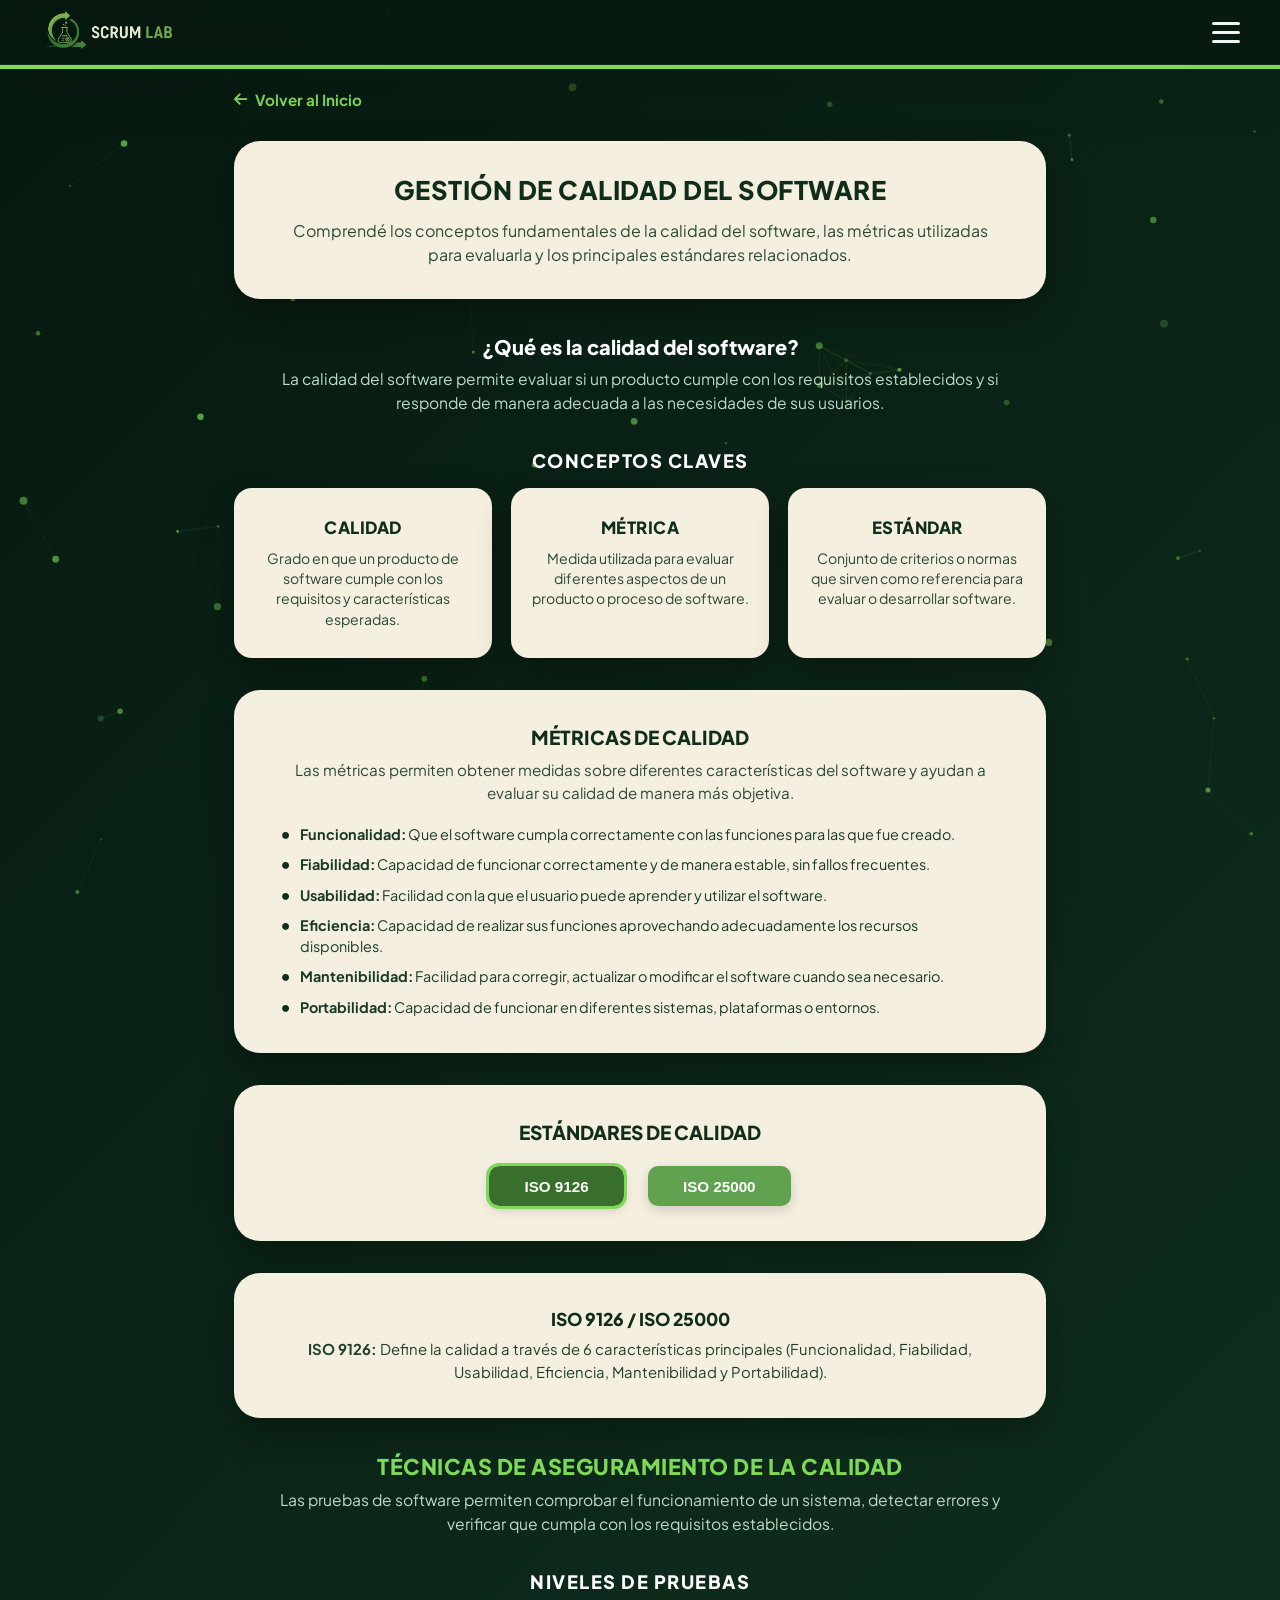
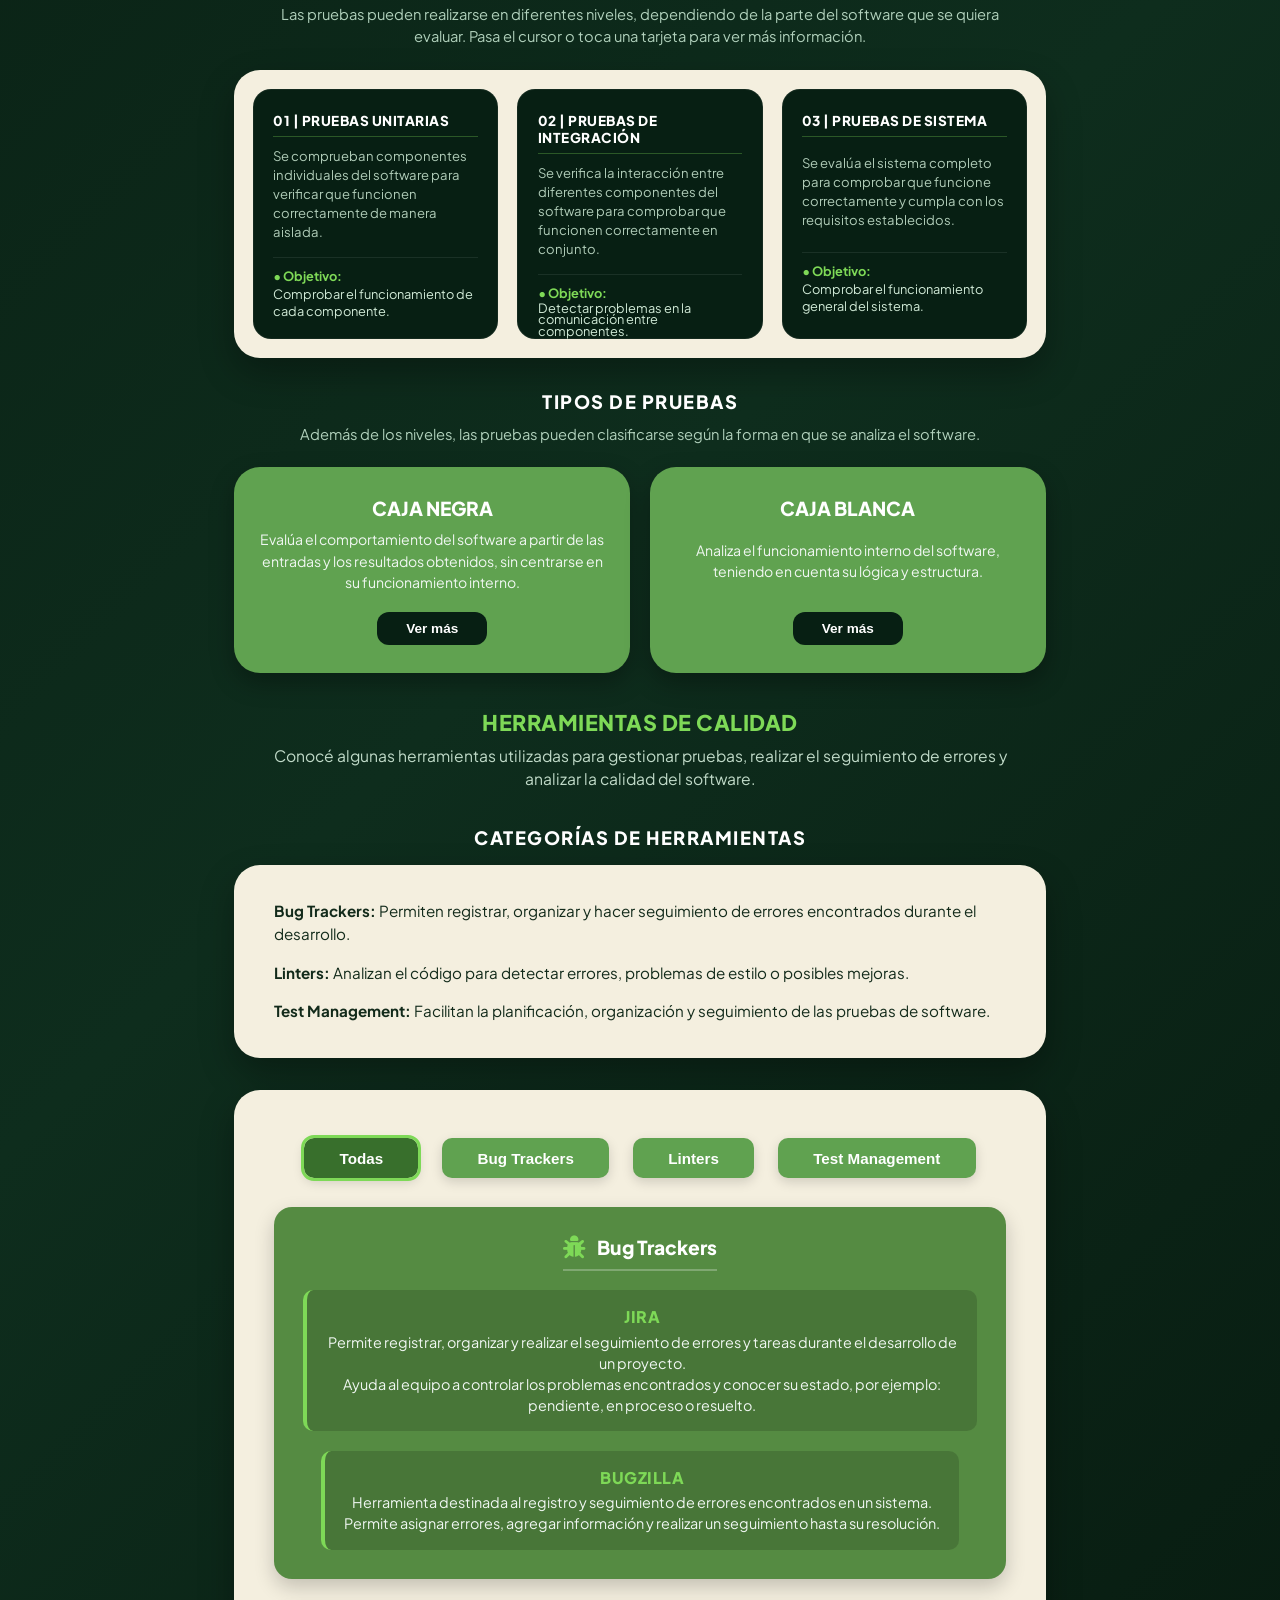
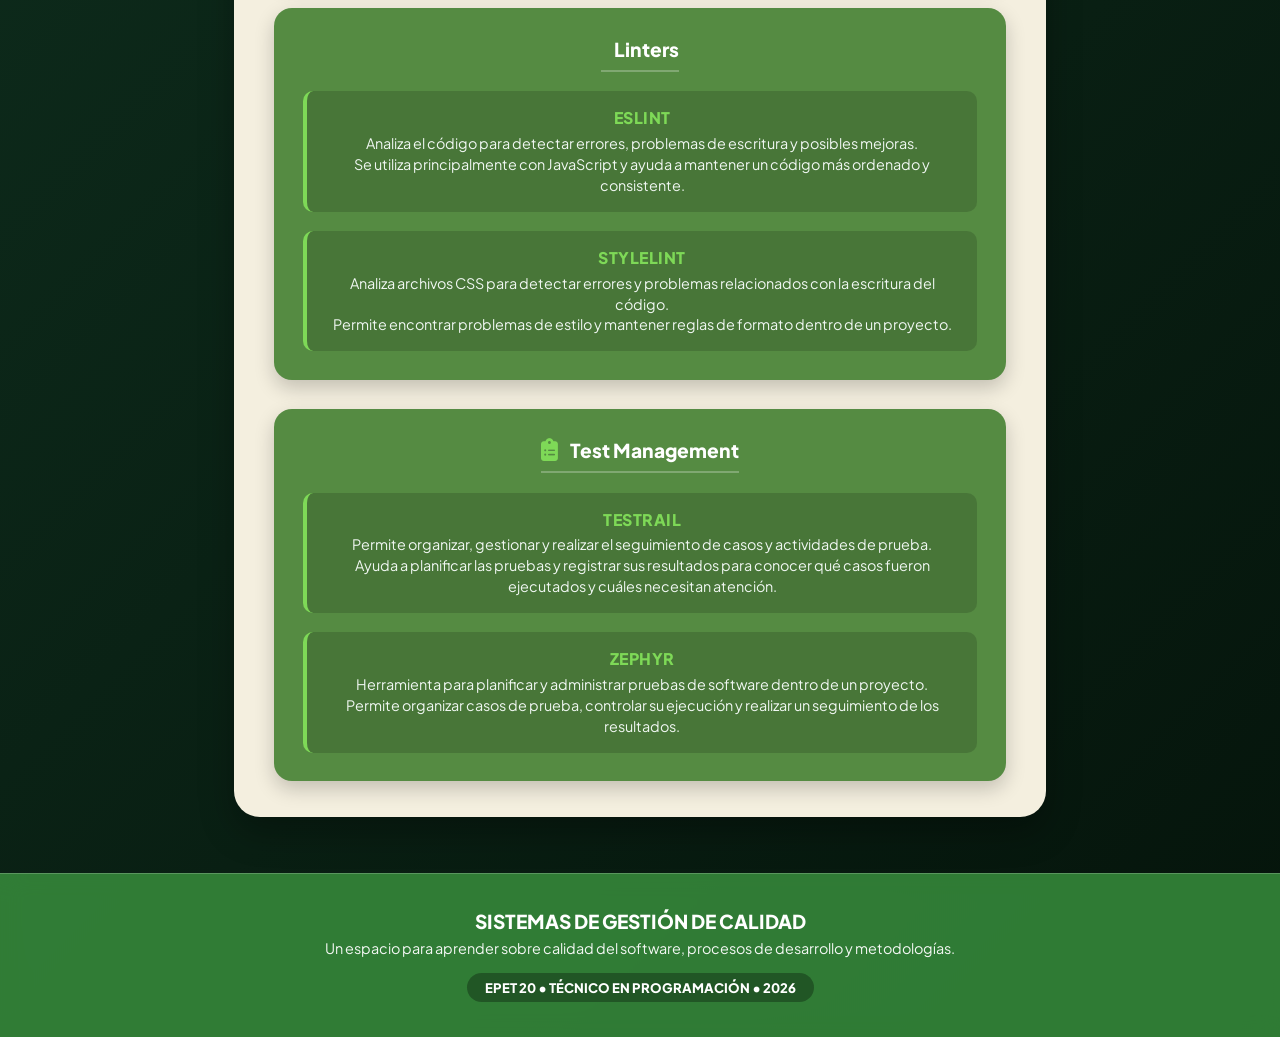
<file: gestion.html>
<!DOCTYPE html>
<html lang="es">
<head>
  <meta charset="UTF-8">
  <meta name="viewport" content="width=device-width, initial-scale=1.0">
  <title>Gestión de Calidad del Software - SCRUM LAB</title>
  <link rel="stylesheet" href="https://cdnjs.cloudflare.com/ajax/libs/font-awesome/6.4.0/css/all.min.css">
  <link href="https://fonts.googleapis.com/css2?family=Plus+Jakarta+Sans:wght@300;400;600;700;800;900&display=swap" rel="stylesheet">
  <link rel="stylesheet" href="gestion.css">
</head>
<body>

  <canvas id="particles-canvas"></canvas>

  <header class="navbar">
    <a href="index.html" class="logo-mini-link">
      <div class="logo-mini">
        <img src="imagenes/logoheader.png" alt="Logo Scrum Lab Mini" class="header-logo-img">
      </div>
    </a>
    <button class="menu-toggle" id="menuBtn" aria-label="Abrir menú">
      <span></span>
      <span></span>
      <span></span>
    </button>
  </header>

  <div class="mega-menu" id="megaMenu">
    <div class="mega-menu-content">
      <div class="menu-col">
        <h3><i class="fa-solid fa-shield-halved"></i> Gestión de la Calidad</h3>
        <ul>
          <li><a href="gestion.html"><i class="fa-solid fa-angle-right"></i> Fundamentos</a></li>
          <li><a href="gestion.html#aseguramiento"><i class="fa-solid fa-angle-right"></i> Técnicas de Aseguramiento</a></li>
          <li><a href="gestion.html#herramientas"><i class="fa-solid fa-angle-right"></i> Herramientas de Calidad</a></li>
        </ul>
      </div>

      <div class="menu-col">
        <h3><i class="fa-solid fa-diagram-project"></i> Procesos de Desarrollo</h3>
        <ul>
          <li><a href="procesos.html"><i class="fa-solid fa-angle-right"></i> Ciclo de Vida del Software</a></li>
          <li><a href="procesos.html#modelos-tradicionales"><i class="fa-solid fa-angle-right"></i> Modelos Tradicionales</a></li>
        </ul>

        <h3><i class="fa-solid fa-bolt"></i> Metodologías Ágiles</h3>
        <ul>
          <li><a href="agiles.html"><i class="fa-solid fa-angle-right"></i> Scrum, Kanban, XP</a></li>
          <li><a href="agiles.html#scrum-profundidad"><i class="fa-solid fa-angle-right"></i> Scrum a Profundidad</a></li>
          <li><a href="agiles.html#kanban-profundidad"><i class="fa-solid fa-angle-right"></i> Kanban a Profundidad</a></li>
        </ul>
      </div>

      <div class="menu-col">
        <h3><i class="fa-solid fa-graduation-cap"></i> Recursos y Aprendizaje</h3>
        <ul>
          <li><a href="recursos.html"><i class="fa-solid fa-angle-right"></i> Glosario</a></li>
          <li><a href="recursos.html#preguntas-frecuentes"><i class="fa-solid fa-angle-right"></i> Preguntas Frecuentes</a></li>
          <li><a href="recursos.html#enlaces-de-interes"><i class="fa-solid fa-angle-right"></i> Enlaces de Interés</a></li>
          <li><a href="recursos.html"><i class="fa-solid fa-angle-right"></i> Ejercicios y Casos Prácticos</a></li>
        </ul>
      </div>

      <div class="menu-col">
        <h3><i class="fa-solid fa-scale-balanced"></i> Comparador de Metodologías</h3>
        <ul>
          <li><a href="comparador.html"><i class="fa-solid fa-angle-right"></i> Ir al Comparador</a></li>
        </ul>

        <h3><i class="fa-solid fa-square-poll-vertical"></i> Encuesta de Preferencias</h3>
        <ul>
          <li><a href="encuesta.html"><i class="fa-solid fa-angle-right"></i> Ir a la Encuesta</a></li>
        </ul>

        <h3><i class="fa-solid fa-users"></i> Sobre Nosotros</h3>
        <ul>
          <li><a href="nosotros.html"><i class="fa-solid fa-angle-right"></i> Información sobre el equipo</a></li>
          <li><a href="nosotros.html"><i class="fa-solid fa-angle-right"></i> Contacto</a></li>
        </ul>
      </div>
    </div>
  </div>

  <main class="page-container">
    
    <a href="index.html" class="back-btn"><i class="fa-solid fa-arrow-left"></i> Volver al Inicio</a>

    <section class="light-card hero-card">
      <h1>GESTIÓN DE CALIDAD DEL SOFTWARE</h1>
      <p>Comprendé los conceptos fundamentales de la calidad del software, las métricas utilizadas para evaluarla y los principales estándares relacionados.</p>
    </section>

    <div class="section-text-block">
      <h2>¿Qué es la calidad del software?</h2>
      <p>La calidad del software permite evaluar si un producto cumple con los requisitos establecidos y si responde de manera adecuada a las necesidades de sus usuarios.</p>
    </div>

    <section class="section-wrapper">
      <h3 class="group-title">CONCEPTOS CLAVES</h3>
      <div class="cards-trio">
        <div class="light-card concept-card">
          <h4>CALIDAD</h4>
          <p>Grado en que un producto de software cumple con los requisitos y características esperadas.</p>
        </div>

        <div class="light-card concept-card">
          <h4>MÉTRICA</h4>
          <p>Medida utilizada para evaluar diferentes aspectos de un producto o proceso de software.</p>
        </div>

        <div class="light-card concept-card">
          <h4>ESTÁNDAR</h4>
          <p>Conjunto de criterios o normas que sirven como referencia para evaluar o desarrollar software.</p>
        </div>
      </div>
    </section>

    <section class="light-card wide-card">
      <h3>MÉTRICAS DE CALIDAD</h3>
      <p class="card-intro">Las métricas permiten obtener medidas sobre diferentes características del software y ayudan a evaluar su calidad de manera más objetiva.</p>
      
      <ul class="bullet-list">
        <li><strong>Funcionalidad:</strong> Que el software cumpla correctamente con las funciones para las que fue creado.</li>
        <li><strong>Fiabilidad:</strong> Capacidad de funcionar correctamente y de manera estable, sin fallos frecuentes.</li>
        <li><strong>Usabilidad:</strong> Facilidad con la que el usuario puede aprender y utilizar el software.</li>
        <li><strong>Eficiencia:</strong> Capacidad de realizar sus funciones aprovechando adecuadamente los recursos disponibles.</li>
        <li><strong>Mantenibilidad:</strong> Facilidad para corregir, actualizar o modificar el software cuando sea necesario.</li>
        <li><strong>Portabilidad:</strong> Capacidad de funcionar en diferentes sistemas, plataformas o entornos.</li>
      </ul>
    </section>

    <section class="light-card wide-card center-content">
      <h3>ESTÁNDARES DE CALIDAD</h3>
      <div class="buttons-row">
        <button class="iso-btn active" id="btnIso9126">ISO 9126</button>
        <button class="iso-btn" id="btnIso25000">ISO 25000</button>
      </div>
    </section>

    <section class="light-card wide-card iso-display-card" id="isoDisplayCard">
      <h3 id="isoTitle">ISO 9126 / ISO 25000</h3>
      <div id="isoContent">
        <p><strong>ISO 9126:</strong> Define la calidad a través de 6 características principales (Funcionalidad, Fiabilidad, Usabilidad, Eficiencia, Mantenibilidad y Portabilidad).</p>
      </div>
    </section>

    <div class="section-text-block green-heading" id="aseguramiento">
      <h2>TÉCNICAS DE ASEGURAMIENTO DE LA CALIDAD</h2>
      <p>Las pruebas de software permiten comprobar el funcionamiento de un sistema, detectar errores y verificar que cumpla con los requisitos establecidos.</p>
    </div>

    <section class="section-wrapper">
      <h3 class="group-title">NIVELES DE PRUEBAS</h3>
      <p class="section-subtext">Las pruebas pueden realizarse en diferentes niveles, dependiendo de la parte del software que se quiera evaluar. Pasa el cursor o toca una tarjeta para ver más información.</p>

      <div class="light-card inner-dark-grid">
        
        <div class="flip-card">
          <div class="flip-card-inner">
            <div class="flip-card-front dark-box">
              <h5>01 | PRUEBAS UNITARIAS</h5>
              <p>Se comprueban componentes individuales del software para verificar que funcionen correctamente de manera aislada.</p>
              <div class="objective2">
                <strong>• Objetivo:</strong>
                <span>Comprobar el funcionamiento de cada componente.</span>
              </div>
            </div>
            <div class="flip-card-back dark-box">
              <h5>01 | MÁS INFORMACIÓN</h5>
              <ul class="flip-detail-list">
                <li><strong>Ejecutado por:</strong> Desarrolladores.</li>
                <li><strong>Técnicas:</strong> Mocks, Stubs, Assertions.</li>
                <li><strong>Herramientas:</strong> JUnit, PyTest, Jest, NUnit.</li>
                <li><strong>Momento:</strong> Fase de codificación temprana.</li>
              </ul>
            </div>
          </div>
        </div>

        <div class="flip-card">
          <div class="flip-card-inner">
            <div class="flip-card-front dark-box">
              <h5>02 | PRUEBAS DE INTEGRACIÓN</h5>
              <p>Se verifica la interacción entre diferentes componentes del software para comprobar que funcionen correctamente en conjunto.</p>
              <div class="objective">
                <strong>• Objetivo:</strong>
                <span>Detectar problemas en la comunicación entre componentes.</span>
              </div>
            </div>
            <div class="flip-card-back dark-box">
              <h5>02 | MÁS INFORMACIÓN</h5>
              <ul class="flip-detail-list">
                <li><strong>Ejecutado por:</strong> Desarrolladores o QA.</li>
                <li><strong>Enfoques:</strong> Top-Down, Bottom-Up, Big Bang.</li>
                <li><strong>Herramientas:</strong> Postman, RestAssured, SoapUI.</li>
                <li><strong>Foco:</strong> Interfaces y contratos de datos.</li>
              </ul>
            </div>
          </div>
        </div>

        <div class="flip-card">
          <div class="flip-card-inner">
            <div class="flip-card-front dark-box">
              <h5>03 | PRUEBAS DE SISTEMA</h5>
              <p>Se evalúa el sistema completo para comprobar que funcione correctamente y cumpla con los requisitos establecidos.</p>
              <div class="objective2">
                <strong>• Objetivo:</strong>
                <span>Comprobar el funcionamiento general del sistema.</span>
              </div>
            </div>
            <div class="flip-card-back dark-box">
              <h5>03 | MÁS INFORMACIÓN</h5>
              <ul class="flip-detail-list">
                <li><strong>Ejecutado por:</strong> Equipo de QA independiente.</li>
                <li><strong>Tipos:</strong> Funcionales, Rendimiento, Seguridad.</li>
                <li><strong>Herramientas:</strong> Selenium, Cypress, JMeter.</li>
                <li><strong>Entorno:</strong> Staging / Pre-producción.</li>
              </ul>
            </div>
          </div>
        </div>

      </div>
    </section>

    <section class="section-wrapper">
      <h3 class="group-title">TIPOS DE PRUEBAS</h3>
      <p class="section-subtext">Además de los niveles, las pruebas pueden clasificarse según la forma en que se analiza el software.</p>

      <div class="green-cards-duo">
        <div class="green-card">
          <h4>CAJA NEGRA</h4>
          <p>Evalúa el comportamiento del software a partir de las entradas y los resultados obtenidos, sin centrarse en su funcionamiento interno.</p>
          <button class="ver-mas-btn" id="btnCajaNegra">Ver más</button>
        </div>

        <div class="green-card">
          <h4>CAJA BLANCA</h4>
          <p>Analiza el funcionamiento interno del software, teniendo en cuenta su lógica y estructura.</p>
          <button class="ver-mas-btn" id="btnCajaBlanca">Ver más</button>
        </div>
      </div>
    </section>

    <!-- NUEVA SECCIÓN: HERRAMIENTAS DE CALIDAD -->
    <div class="section-text-block green-heading" id="herramientas">
      <h2>HERRAMIENTAS DE CALIDAD</h2>
      <p>Conocé algunas herramientas utilizadas para gestionar pruebas, realizar el seguimiento de errores y analizar la calidad del software.</p>
    </div>

    <section class="section-wrapper">
      <h3 class="group-title">CATEGORÍAS DE HERRAMIENTAS</h3>
      
      <div class="light-card wide-card tools-intro-card">
        <div class="tool-summary-item">
          <strong>Bug Trackers:</strong> Permiten registrar, organizar y hacer seguimiento de errores encontrados durante el desarrollo.
        </div>
        <div class="tool-summary-item">
          <strong>Linters:</strong> Analizan el código para detectar errores, problemas de estilo o posibles mejoras.
        </div>
        <div class="tool-summary-item">
          <strong>Test Management:</strong> Facilitan la planificación, organización y seguimiento de las pruebas de software.
        </div>
      </div>
    </section>

    <section class="section-wrapper">
      <div class="light-card wide-card tools-filter-container">
        
        <!-- Botones de Filtrado -->
        <div class="buttons-row tools-filter-buttons">
          <button class="iso-btn active" data-filter="all">Todas</button>
          <button class="iso-btn" data-filter="bug-trackers">Bug Trackers</button>
          <button class="iso-btn" data-filter="linters">Linters</button>
          <button class="iso-btn" data-filter="test-management">Test Management</button>
        </div>

        <!-- Tarjeta de Bug Trackers -->
        <div class="tool-category-card green-card" data-category="bug-trackers">
          <div class="tool-cat-header">
            <i class="fa-solid fa-bug"></i>
            <h4>Bug Trackers</h4>
          </div>
          <div class="tool-item">
            <h5>JIRA</h5>
            <p>Permite registrar, organizar y realizar el seguimiento de errores y tareas durante el desarrollo de un proyecto.<br>Ayuda al equipo a controlar los problemas encontrados y conocer su estado, por ejemplo: pendiente, en proceso o resuelto.</p>
          </div>
          <div class="tool-item">
            <h5>BUGZILLA</h5>
            <p>Herramienta destinada al registro y seguimiento de errores encontrados en un sistema.<br>Permite asignar errores, agregar información y realizar un seguimiento hasta su resolución.</p>
          </div>
        </div>

        <!-- Tarjeta de Linters -->
        <div class="tool-category-card green-card" data-category="linters">
          <div class="tool-cat-header">
            <i class="fa-solid fa-code-check"></i>
            <h4>Linters</h4>
          </div>
          <div class="tool-item">
            <h5>ESLINT</h5>
            <p>Analiza el código para detectar errores, problemas de escritura y posibles mejoras.<br>Se utiliza principalmente con JavaScript y ayuda a mantener un código más ordenado y consistente.</p>
          </div>
          <div class="tool-item">
            <h5>STYLELINT</h5>
            <p>Analiza archivos CSS para detectar errores y problemas relacionados con la escritura del código.<br>Permite encontrar problemas de estilo y mantener reglas de formato dentro de un proyecto.</p>
          </div>
        </div>

        <!-- Tarjeta de Test Management -->
        <div class="tool-category-card green-card" data-category="test-management">
          <div class="tool-cat-header">
            <i class="fa-solid fa-clipboard-list"></i>
            <h4>Test Management</h4>
          </div>
          <div class="tool-item">
            <h5>TESTRAIL</h5>
            <p>Permite organizar, gestionar y realizar el seguimiento de casos y actividades de prueba.<br>Ayuda a planificar las pruebas y registrar sus resultados para conocer qué casos fueron ejecutados y cuáles necesitan atención.</p>
          </div>
          <div class="tool-item">
            <h5>ZEPHYR</h5>
            <p>Herramienta para planificar y administrar pruebas de software dentro de un proyecto.<br>Permite organizar casos de prueba, controlar su ejecución y realizar un seguimiento de los resultados.</p>
          </div>
        </div>

      </div>
    </section>

  </main>

  <div class="modal" id="infoModal">
    <div class="modal-content light-card">
      <span class="close-modal" id="closeModal">&times;</span>
      <h3 id="modalTitle">Detalle de Prueba</h3>
      <div id="modalBody"></div>
    </div>
  </div>

  <footer class="footer-banner">
    <h2>SISTEMAS DE GESTIÓN DE CALIDAD</h2>
    <p>Un espacio para aprender sobre calidad del software, procesos de desarrollo y metodologías.</p>
    <div class="epet-tag">
      EPET 20 • TÉCNICO EN PROGRAMACIÓN • 2026
    </div>
  </footer>

  <script src="gestion.js"></script>
</body>
</html>
</file>
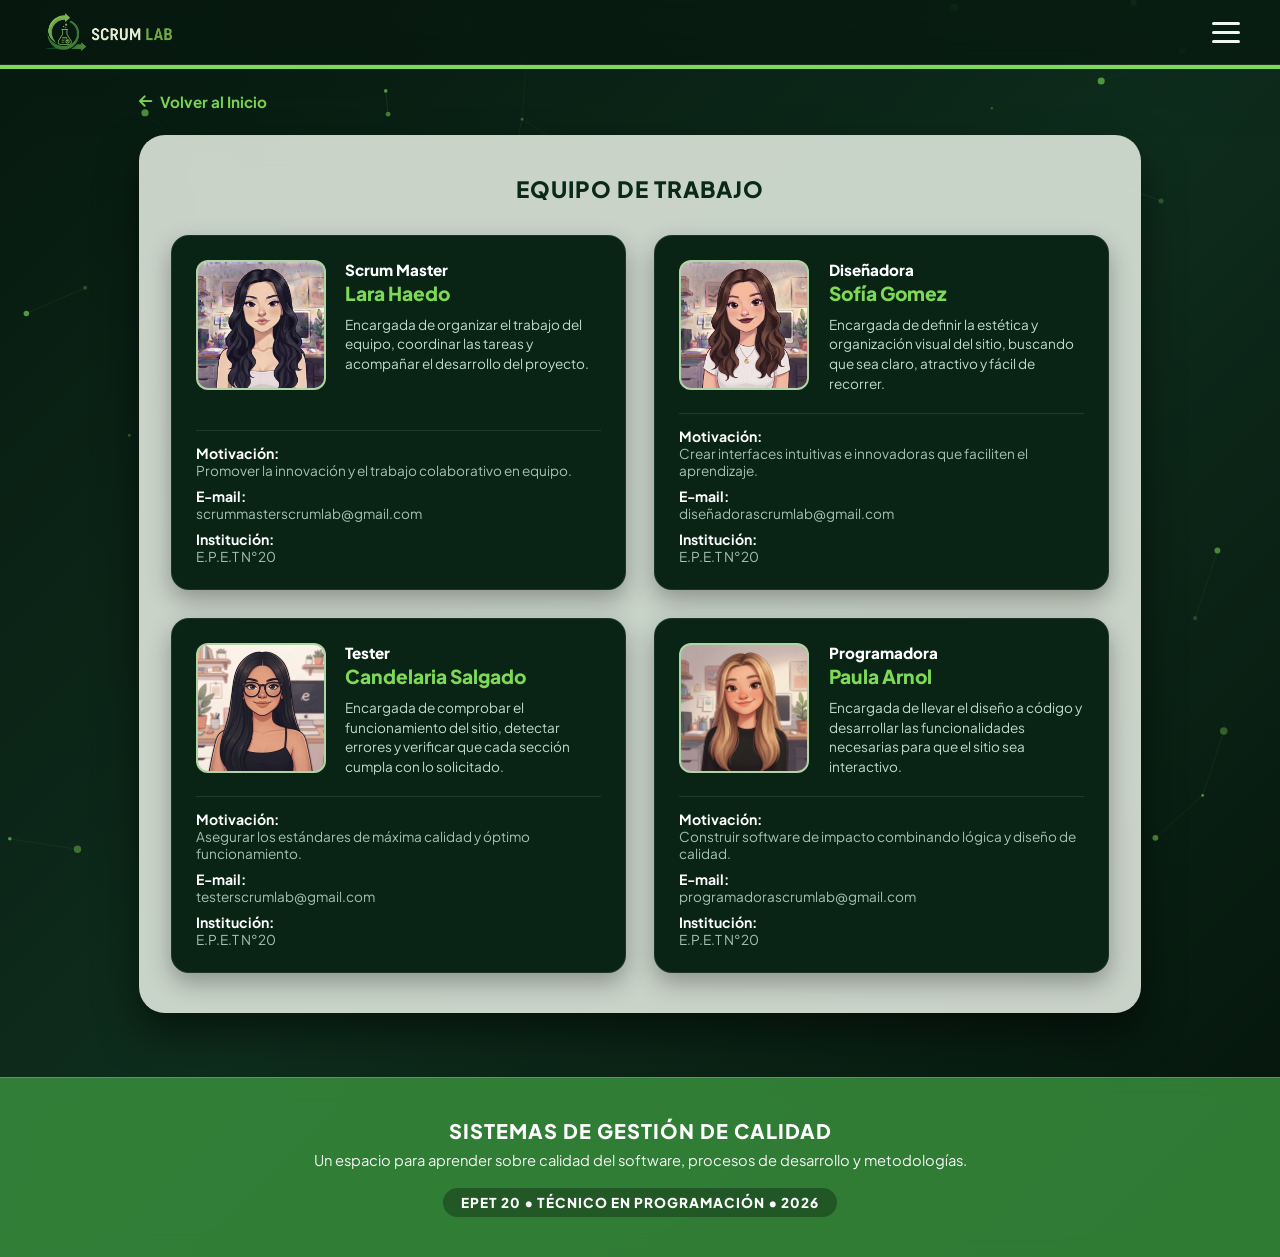
<file: nosotros.html>
<!DOCTYPE html>
<html lang="es">
<head>
  <meta charset="UTF-8">
  <meta name="viewport" content="width=device-width, initial-scale=1.0">
  <title>Sobre Nosotros - SCRUM LAB</title>
  <link rel="stylesheet" href="https://cdnjs.cloudflare.com/ajax/libs/font-awesome/6.4.0/css/all.min.css">
  <link href="https://fonts.googleapis.com/css2?family=Plus+Jakarta+Sans:wght@300;400;600;700;800;900&display=swap" rel="stylesheet">
  <link rel="stylesheet" href="nosotros.css">
</head>
<body>

  <canvas id="particles-canvas"></canvas>

  <header class="navbar">
    <a href="index.html" class="logo-mini-link">
      <div class="logo-mini">
        <img src="imagenes/logoheader.png" alt="Logo Scrum Lab Mini" class="header-logo-img">
      </div>
    </a>
    <button class="menu-toggle" id="menuBtn" aria-label="Abrir menú">
      <span></span>
      <span></span>
      <span></span>
    </button>
  </header>

  <div class="mega-menu" id="megaMenu">
    <div class="mega-menu-content">
      <div class="menu-col">
        <h3><i class="fa-solid fa-shield-halved"></i> Gestión de la Calidad</h3>
        <ul>
          <li><a href="gestion.html"><i class="fa-solid fa-angle-right"></i> Fundamentos</a></li>
          <li><a href="gestion.html#aseguramiento"><i class="fa-solid fa-angle-right"></i> Técnicas de Aseguramiento</a></li>
          <li><a href="gestion.html#herramientas"><i class="fa-solid fa-angle-right"></i> Herramientas de Calidad</a></li>
        </ul>
      </div>

      <div class="menu-col">
        <h3><i class="fa-solid fa-diagram-project"></i> Procesos de Desarrollo</h3>
        <ul>
          <li><a href="procesos.html"><i class="fa-solid fa-angle-right"></i> Ciclo de Vida del Software</a></li>
          <li><a href="procesos.html#modelos-tradicionales"><i class="fa-solid fa-angle-right"></i> Modelos Tradicionales</a></li>
        </ul>

        <h3><i class="fa-solid fa-bolt"></i> Metodologías Ágiles</h3>
        <ul>
          <li><a href="agiles.html"><i class="fa-solid fa-angle-right"></i> Scrum, Kanban, XP</a></li>
          <li><a href="agiles.html#scrum-profundidad"><i class="fa-solid fa-angle-right"></i> Scrum a Profundidad</a></li>
          <li><a href="agiles.html#kanban-profundidad"><i class="fa-solid fa-angle-right"></i> Kanban a Profundidad</a></li>
        </ul>
      </div>

      <div class="menu-col">
        <h3><i class="fa-solid fa-graduation-cap"></i> Recursos y Aprendizaje</h3>
        <ul>
          <li><a href="recursos.html"><i class="fa-solid fa-angle-right"></i> Glosario</a></li>
          <li><a href="recursos.html#preguntas-frecuentes"><i class="fa-solid fa-angle-right"></i> Preguntas Frecuentes</a></li>
          <li><a href="recursos.html#enlaces-de-interes"><i class="fa-solid fa-angle-right"></i> Enlaces de Interés</a></li>
          <li><a href="recursos.html"><i class="fa-solid fa-angle-right"></i> Ejercicios y Casos Prácticos</a></li>
        </ul>
      </div>

      <div class="menu-col">
        <h3><i class="fa-solid fa-scale-balanced"></i> Comparador de Metodologías</h3>
        <ul>
          <li><a href="comparador.html"><i class="fa-solid fa-angle-right"></i> Ir al Comparador</a></li>
        </ul>

        <h3><i class="fa-solid fa-square-poll-vertical"></i> Encuesta de Preferencias</h3>
        <ul>
          <li><a href="encuesta.html"><i class="fa-solid fa-angle-right"></i> Ir a la Encuesta</a></li>
        </ul>

        <h3><i class="fa-solid fa-users"></i> Sobre Nosotros</h3>
        <ul>
          <li><a href="nosotros.html"><i class="fa-solid fa-angle-right"></i> Información sobre el equipo</a></li>
          <li><a href="nosotros.html"><i class="fa-solid fa-angle-right"></i> Contacto</a></li>
        </ul>
      </div>
    </div>
  </div>

  <main class="page-container">
    
    <a href="index.html" class="back-btn"><i class="fa-solid fa-arrow-left"></i> Volver al Inicio</a>

    <section class="main-panel panel-team">
      <h2 class="panel-title">EQUIPO DE TRABAJO</h2>

      <div class="team-grid">
        
        <div class="team-card">
          <div class="team-card-top">
            <div class="profile-img-box">
              <img src="imagenes/lara.jpeg" alt="Lara Haedo" class="profile-img" onerror="this.style.display='none'; this.nextElementSibling.style.display='flex'">
              <div class="placeholder-avatar"><i class="fa-solid fa-image"></i></div>
            </div>
            <div class="profile-info">
              <span class="role">Scrum Master</span>
              <h3 class="name">Lara Haedo</h3>
              <p class="description">Encargada de organizar el trabajo del equipo, coordinar las tareas y acompañar el desarrollo del proyecto.</p>
            </div>
          </div>
          <div class="team-card-details">
            <div class="detail-block">
              <strong>Motivación:</strong>
              <p>Promover la innovación y el trabajo colaborativo en equipo.</p>
            </div>
            <div class="detail-block">
              <strong>E-mail:</strong>
              <p> scrummasterscrumlab@gmail.com</p>
            </div>
            <div class="detail-block">
              <strong>Institución:</strong>
              <p>E.P.E.T N°20</p>
            </div>
          </div>
        </div>

        <div class="team-card">
          <div class="team-card-top">
            <div class="profile-img-box">
              <img src="imagenes/sofi.jpeg" alt="Sofía Gomez" class="profile-img" onerror="this.style.display='none'; this.nextElementSibling.style.display='flex'">
              <div class="placeholder-avatar"><i class="fa-solid fa-image"></i></div>
            </div>
            <div class="profile-info">
              <span class="role">Diseñadora</span>
              <h3 class="name">Sofía Gomez</h3>
              <p class="description">Encargada de definir la estética y organización visual del sitio, buscando que sea claro, atractivo y fácil de recorrer.</p>
            </div>
          </div>
          <div class="team-card-details">
            <div class="detail-block">
              <strong>Motivación:</strong>
              <p>Crear interfaces intuitivas e innovadoras que faciliten el aprendizaje.</p>
            </div>
            <div class="detail-block">
              <strong>E-mail:</strong>
              <p> diseñadorascrumlab@gmail.com</p>
            </div>
            <div class="detail-block">
              <strong>Institución:</strong>
              <p>E.P.E.T N°20</p>
            </div>
          </div>
        </div>

        <div class="team-card">
          <div class="team-card-top">
            <div class="profile-img-box">
              <img src="imagenes/cande.jpeg" alt="Candelaria Salgado" class="profile-img" onerror="this.style.display='none'; this.nextElementSibling.style.display='flex'">
              <div class="placeholder-avatar"><i class="fa-solid fa-image"></i></div>
            </div>
            <div class="profile-info">
              <span class="role">Tester</span>
              <h3 class="name">Candelaria Salgado</h3>
              <p class="description">Encargada de comprobar el funcionamiento del sitio, detectar errores y verificar que cada sección cumpla con lo solicitado.</p>
            </div>
          </div>
          <div class="team-card-details">
            <div class="detail-block">
              <strong>Motivación:</strong>
              <p>Asegurar los estándares de máxima calidad y óptimo funcionamiento.</p>
            </div>
            <div class="detail-block">
              <strong>E-mail:</strong>
              <p> testerscrumlab@gmail.com</p>
            </div>
            <div class="detail-block">
              <strong>Institución:</strong>
              <p>E.P.E.T N°20</p>
            </div>
          </div>
        </div>

        <div class="team-card">
          <div class="team-card-top">
            <div class="profile-img-box">
              <img src="imagenes/paula.jpeg" alt="Paula Arnol" class="profile-img" onerror="this.style.display='none'; this.nextElementSibling.style.display='flex'">
              <div class="placeholder-avatar"><i class="fa-solid fa-image"></i></div>
            </div>
            <div class="profile-info">
              <span class="role">Programadora</span>
              <h3 class="name">Paula Arnol</h3>
              <p class="description">Encargada de llevar el diseño a código y desarrollar las funcionalidades necesarias para que el sitio sea interactivo.</p>
            </div>
          </div>
          <div class="team-card-details">
            <div class="detail-block">
              <strong>Motivación:</strong>
              <p>Construir software de impacto combinando lógica y diseño de calidad.</p>
            </div>
            <div class="detail-block">
              <strong>E-mail:</strong>
              <p> programadorascrumlab@gmail.com</p>
            </div>
            <div class="detail-block">
              <strong>Institución:</strong>
              <p>E.P.E.T N°20</p>
            </div>
          </div>
        </div>

      </div>
    </section>

  </main>

  <footer class="footer-banner">
    <h2>SISTEMAS DE GESTIÓN DE CALIDAD</h2>
    <p>Un espacio para aprender sobre calidad del software, procesos de desarrollo y metodologías.</p>
    <div class="epet-tag">
      EPET 20 • TÉCNICO EN PROGRAMACIÓN • 2026
    </div>
  </footer>

  <script src="nosotros.js"></script>
</body>
</html>
</file>
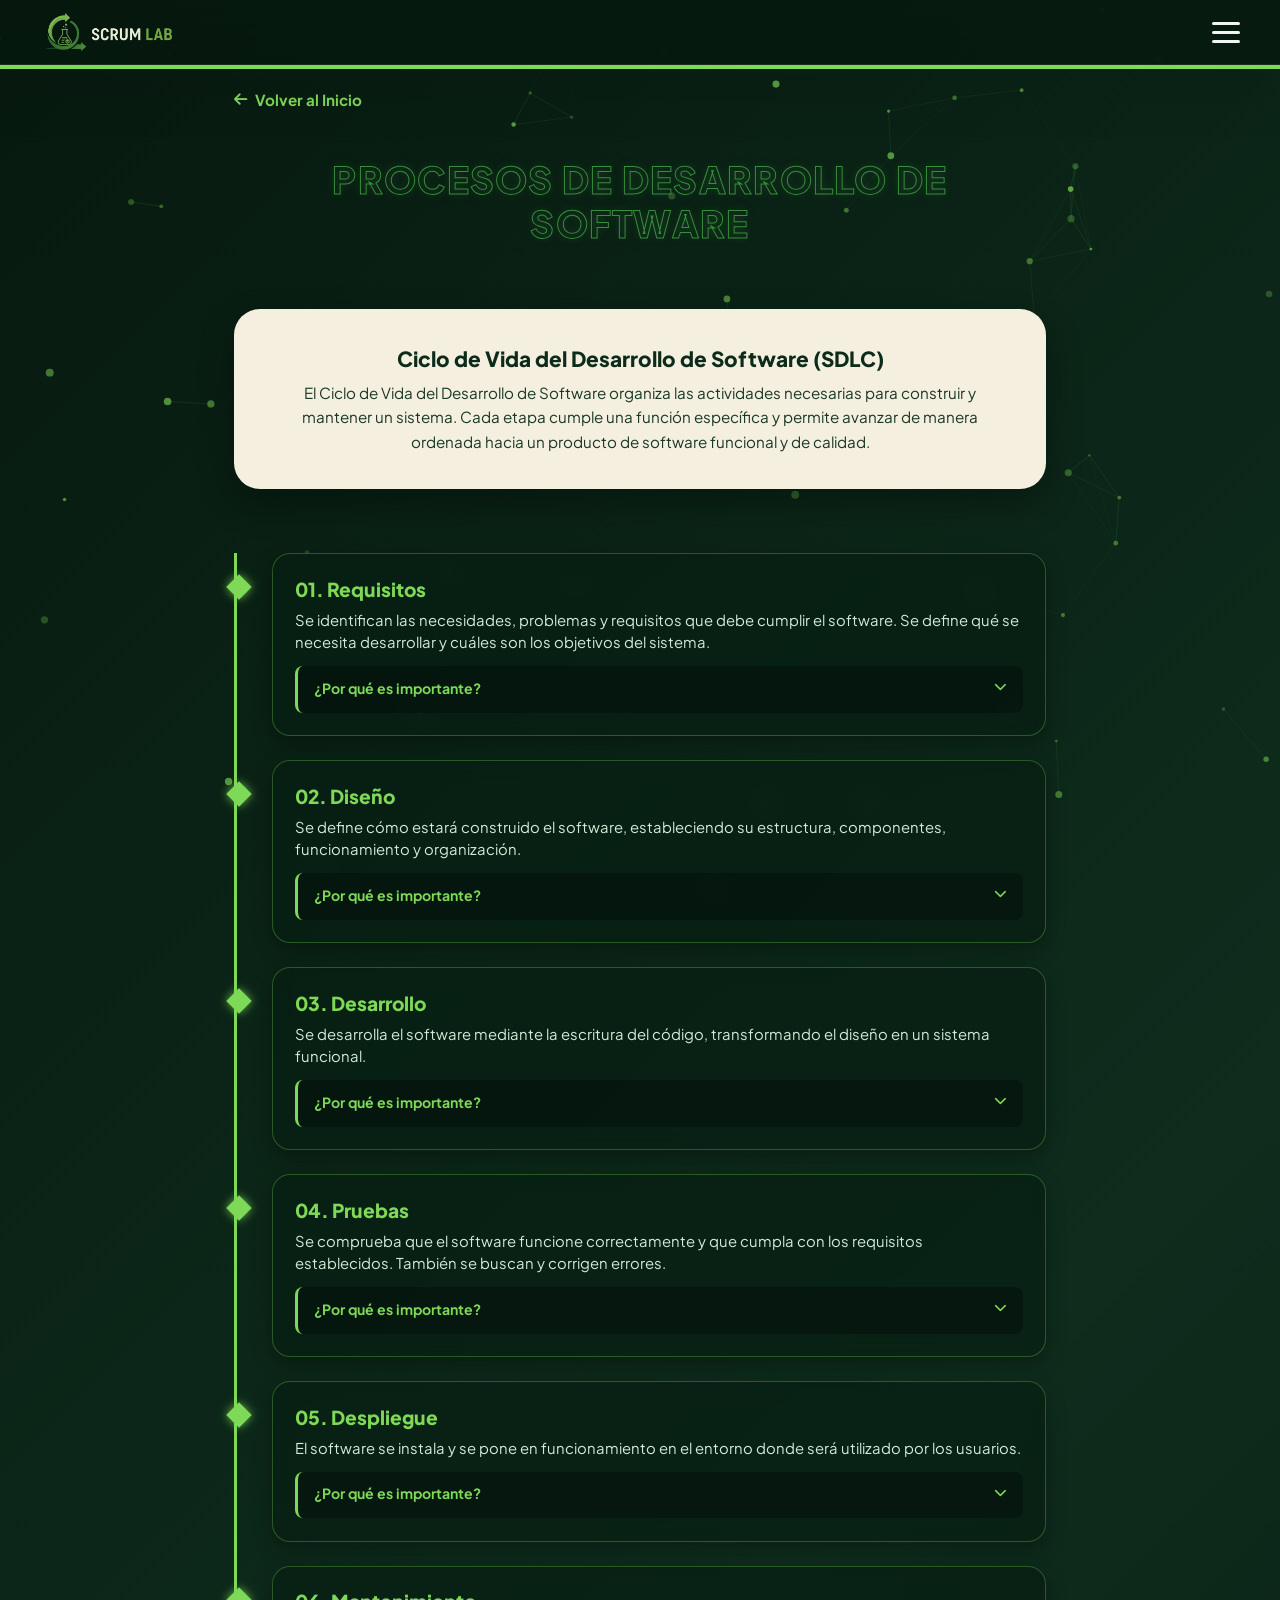
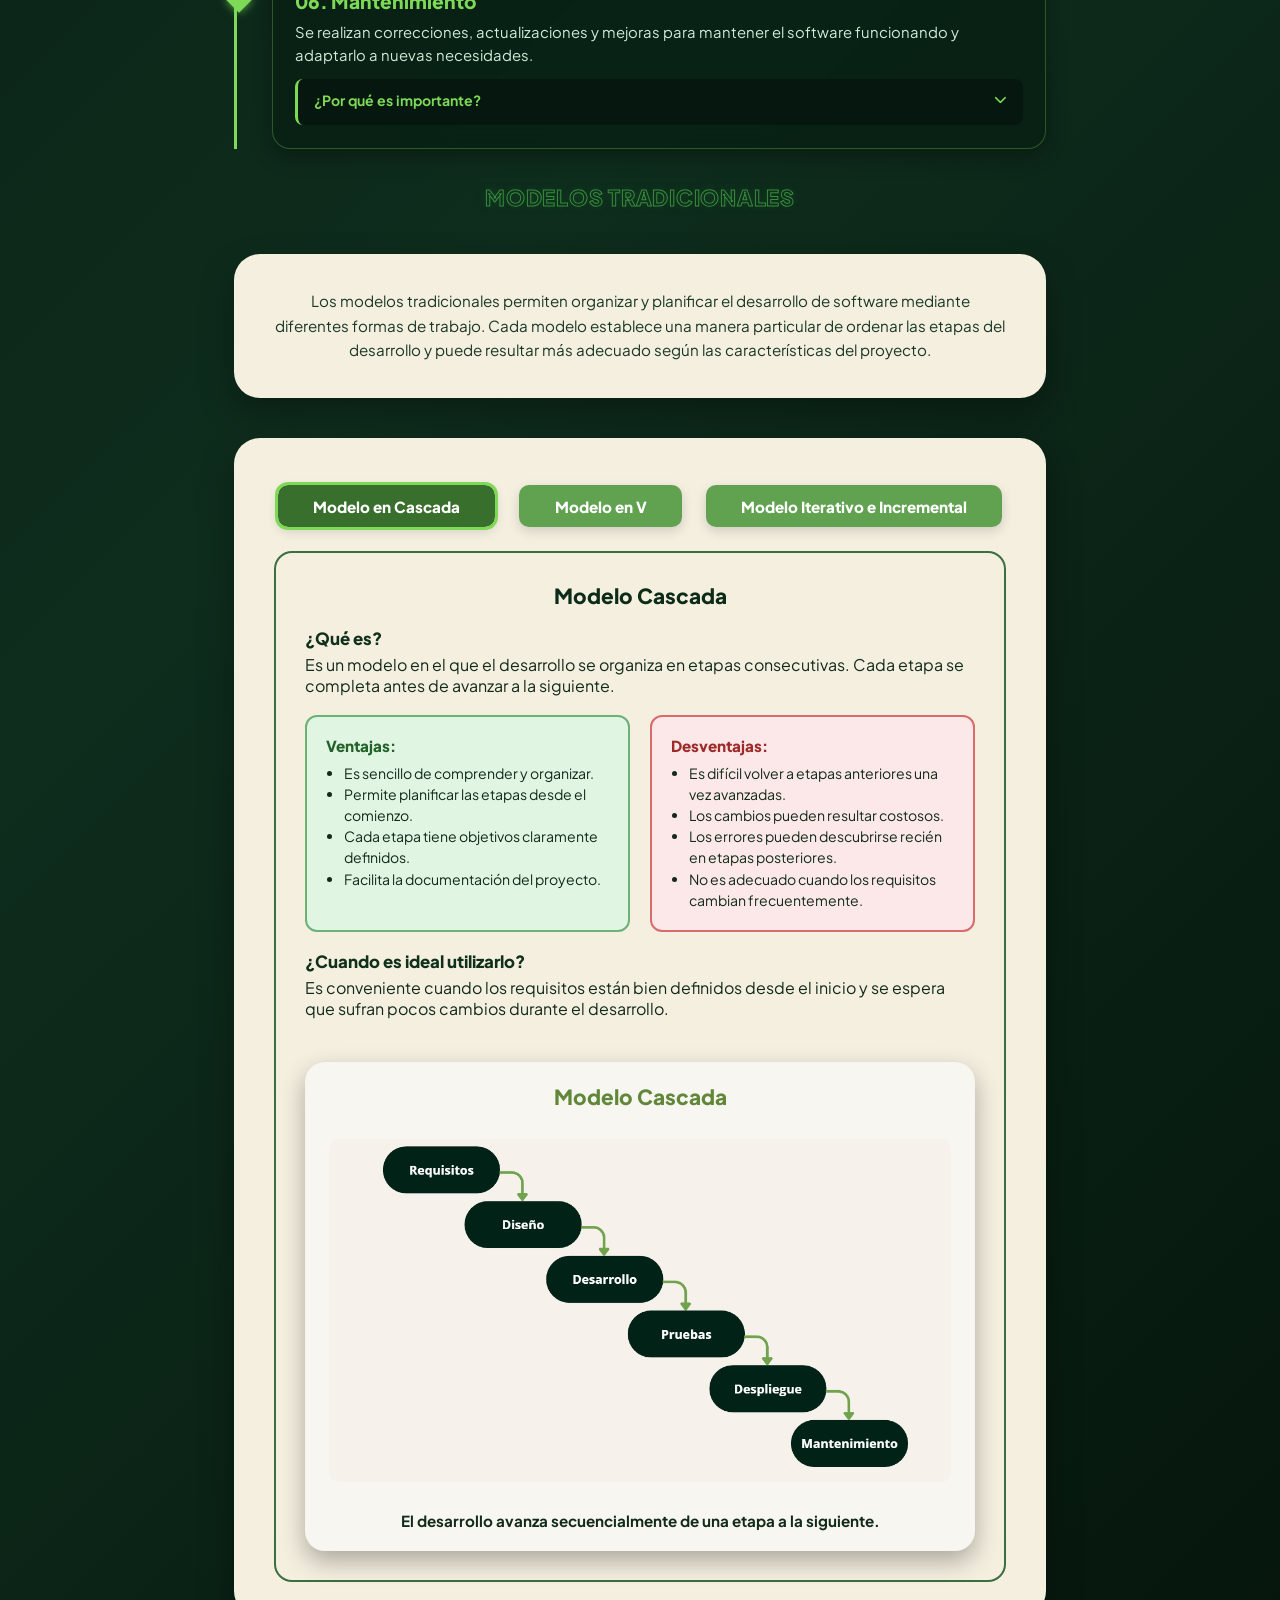
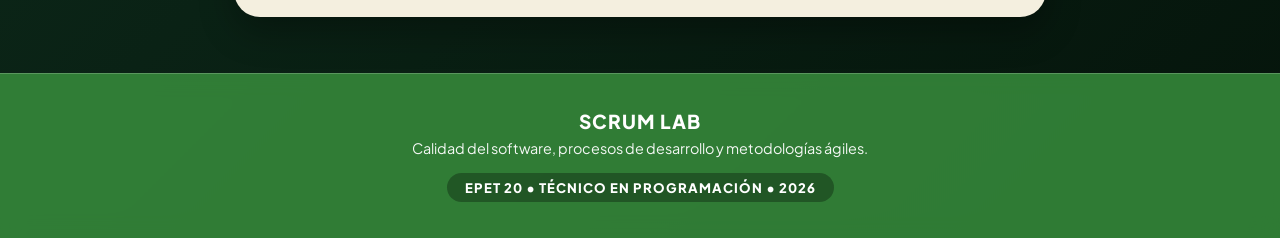
<file: procesos.html>
<!DOCTYPE html>
<html lang="es">
<head>
  <meta charset="UTF-8">
  <meta name="viewport" content="width=device-width, initial-scale=1.0">
  <title>Procesos de Desarrollo - SCRUM LAB</title>
  <link rel="stylesheet" href="https://cdnjs.cloudflare.com/ajax/libs/font-awesome/6.4.0/css/all.min.css">
  <link href="https://fonts.googleapis.com/css2?family=Plus+Jakarta+Sans:wght@300;400;600;700;800;900&display=swap" rel="stylesheet">
  <link rel="stylesheet" href="styles.css">
  <link rel="stylesheet" href="gestion.css">
  <link rel="stylesheet" href="procesos.css">
</head>
<body>

  <canvas id="particles-canvas"></canvas>

  <header class="navbar">
    <a href="index.html" class="logo-mini-link">
      <div class="logo-mini">
        <img src="imagenes/logoheader.png" alt="Logo Scrum Lab Mini" class="header-logo-img">
      </div>
    </a>
    <button class="menu-toggle" id="menuBtn" aria-label="Abrir menú">
      <span></span>
      <span></span>
      <span></span>
    </button>
  </header>

  <!-- Mega Menú Desplegable -->
  <div class="mega-menu" id="megaMenu">
    <div class="mega-menu-content">
      <div class="menu-col">
        <h3><i class="fa-solid fa-shield-halved"></i> Gestión de la Calidad</h3>
        <ul>
          <li><a href="gestion.html"><i class="fa-solid fa-angle-right"></i> Fundamentos</a></li>
          <li><a href="gestion.html#aseguramiento"><i class="fa-solid fa-angle-right"></i> Técnicas de Aseguramiento</a></li>
          <li><a href="gestion.html#herramientas"><i class="fa-solid fa-angle-right"></i> Herramientas de Calidad</a></li>
        </ul>
      </div>

      <div class="menu-col">
        <h3><i class="fa-solid fa-diagram-project"></i> Procesos de Desarrollo</h3>
        <ul>
          <li><a href="procesos.html"><i class="fa-solid fa-angle-right"></i> Ciclo de Vida del Software</a></li>
          <li><a href="procesos.html#modelos-tradicionales"><i class="fa-solid fa-angle-right"></i> Modelos Tradicionales</a></li>
        </ul>

        <h3><i class="fa-solid fa-bolt"></i> Metodologías Ágiles</h3>
        <ul>
          <li><a href="agiles.html"><i class="fa-solid fa-angle-right"></i> Scrum, Kanban, XP</a></li>
          <li><a href="agiles.html#scrum-profundidad"><i class="fa-solid fa-angle-right"></i> Scrum a Profundidad</a></li>
          <li><a href="agiles.html#kanban-profundidad"><i class="fa-solid fa-angle-right"></i> Kanban a Profundidad</a></li>
        </ul>
      </div>

      <div class="menu-col">
        <h3><i class="fa-solid fa-graduation-cap"></i> Recursos y Aprendizaje</h3>
        <ul>
          <li><a href="recursos.html"><i class="fa-solid fa-angle-right"></i> Glosario</a></li>
          <li><a href="recursos.html#preguntas-frecuentes"><i class="fa-solid fa-angle-right"></i> Preguntas Frecuentes</a></li>
          <li><a href="recursos.html#enlaces-de-interes"><i class="fa-solid fa-angle-right"></i> Enlaces de Interés</a></li>
          <li><a href="recursos.html"><i class="fa-solid fa-angle-right"></i> Ejercicios y Casos Prácticos</a></li>
        </ul>
      </div>

      <div class="menu-col">
        <h3><i class="fa-solid fa-scale-balanced"></i> Comparador de Metodologías</h3>
        <ul>
          <li><a href="comparador.html"><i class="fa-solid fa-angle-right"></i> Ir al Comparador</a></li>
        </ul>

        <h3><i class="fa-solid fa-square-poll-vertical"></i> Encuesta de Preferencias</h3>
        <ul>
          <li><a href="encuesta.html"><i class="fa-solid fa-angle-right"></i> Ir a la Encuesta</a></li>
        </ul>

        <h3><i class="fa-solid fa-users"></i> Sobre Nosotros</h3>
        <ul>
          <li><a href="nosotros.html"><i class="fa-solid fa-angle-right"></i> Información sobre el equipo</a></li>
          <li><a href="nosotros.html"><i class="fa-solid fa-angle-right"></i> Contacto</a></li>
        </ul>
      </div>
    </div>
  </div>

  <main class="page-container">
    <a href="index.html" class="back-btn"><i class="fa-solid fa-arrow-left"></i> Volver al Inicio</a>

    <!-- HERO / TÍTULO PRINCIPAL -->
    <section class="hero-card-procesos">
      <h1 class="main-title-glow">PROCESOS DE DESARROLLO DE SOFTWARE</h1>
    </section>

    <!-- SDLC SECTION -->
    <section class="section-wrapper" id="sdlc">
      <div class="light-card wide-card text-center-card" style="margin-bottom: 2rem;">
        <h3>Ciclo de Vida del Desarrollo de Software (SDLC)</h3>
        <p>El Ciclo de Vida del Desarrollo de Software organiza las actividades necesarias para construir y mantener un sistema. Cada etapa cumple una función específica y permite avanzar de manera ordenada hacia un producto de software funcional y de calidad.</p>
      </div>

      <!-- TIMELINE -->
      <div class="sdlc-timeline">
        <div class="timeline-step">
          <div class="timeline-marker"></div>
          <div class="timeline-content">
            <h4>01. Requisitos</h4>
            <p>Se identifican las necesidades, problemas y requisitos que debe cumplir el software. Se define qué se necesita desarrollar y cuáles son los objetivos del sistema.</p>
            <div class="importance-box">
              <strong>¿Por qué es importante?</strong>
              <p>Permite definir qué debe hacer el sistema antes de comenzar su desarrollo.</p>
            </div>
          </div>
        </div>

        <div class="timeline-step">
          <div class="timeline-marker"></div>
          <div class="timeline-content">
            <h4>02. Diseño</h4>
            <p>Se define cómo estará construido el software, estableciendo su estructura, componentes, funcionamiento y organización.</p>
            <div class="importance-box">
              <strong>¿Por qué es importante?</strong>
              <p>Sirve como guía para construir el software de acuerdo con los requisitos establecidos.</p>
            </div>
          </div>
        </div>

        <div class="timeline-step">
          <div class="timeline-marker"></div>
          <div class="timeline-content">
            <h4>03. Desarrollo</h4>
            <p>Se desarrolla el software mediante la escritura del código, transformando el diseño en un sistema funcional.</p>
            <div class="importance-box">
              <strong>¿Por qué es importante?</strong>
              <p>Sirve como guía para construir el software de acuerdo con los requisitos establecidos.</p>
            </div>
          </div>
        </div>

        <div class="timeline-step">
          <div class="timeline-marker"></div>
          <div class="timeline-content">
            <h4>04. Pruebas</h4>
            <p>Se comprueba que el software funcione correctamente y que cumpla con los requisitos establecidos. También se buscan y corrigen errores.</p>
            <div class="importance-box">
              <strong>¿Por qué es importante?</strong>
              <p>Permite encontrar problemas antes de que el sistema llegue a los usuarios.</p>
            </div>
          </div>
        </div>

        <div class="timeline-step">
          <div class="timeline-marker"></div>
          <div class="timeline-content">
            <h4>05. Despliegue</h4>
            <p>El software se instala y se pone en funcionamiento en el entorno donde será utilizado por los usuarios.</p>
            <div class="importance-box">
              <strong>¿Por qué es importante?</strong>
              <p>Permite que el sistema pueda comenzar a utilizarse.</p>
            </div>
          </div>
        </div>

        <div class="timeline-step">
          <div class="timeline-marker"></div>
          <div class="timeline-content">
            <h4>06. Mantenimiento</h4>
            <p>Se realizan correcciones, actualizaciones y mejoras para mantener el software funcionando y adaptarlo a nuevas necesidades.</p>
            <div class="importance-box">
              <strong>¿Por qué es importante?</strong>
              <p>Permite mantener el sistema funcionando correctamente y adaptarlo a nuevas necesidades.</p>
            </div>
          </div>
        </div>
      </div>
    </section>

    <!-- MODELOS TRADICIONALES INTERACTIVOS -->
    <div class="section-text-block green-heading" id="modelos-tradicionales">
      <h2>MODELOS TRADICIONALES</h2>
    </div>

    <section class="section-wrapper">
      <div class="light-card wide-card text-center-card" style="margin-bottom: 1.5rem;">
        <p>Los modelos tradicionales permiten organizar y planificar el desarrollo de software mediante diferentes formas de trabajo. Cada modelo establece una manera particular de ordenar las etapas del desarrollo y puede resultar más adecuado según las características del proyecto.</p>
      </div>

      <div class="light-card wide-card models-filter-container">
        <!-- Filter Buttons -->
        <div class="buttons-row models-filter-buttons">
          <button class="iso-btn active" data-model="cascada">Modelo en Cascada</button>
          <button class="iso-btn" data-model="v">Modelo en V</button>
          <button class="iso-btn" data-model="iterativo">Modelo Iterativo e Incremental</button>
        </div>

        <!-- Modelo Cascada (Información + Imagen unificada) -->
        <div class="model-full-block" id="block-cascada">
          <div class="model-detail-card">
            <h4 class="model-title">Modelo Cascada</h4>
            <div class="model-block">
              <h5 class="sub-heading">¿Qué es?</h5>
              <p>Es un modelo en el que el desarrollo se organiza en etapas consecutivas. Cada etapa se completa antes de avanzar a la siguiente.</p>
            </div>
            <div class="pros-cons-grid">
              <div class="pros-box">
                <h6>Ventajas:</h6>
                <ul>
                  <li>Es sencillo de comprender y organizar.</li>
                  <li>Permite planificar las etapas desde el comienzo.</li>
                  <li>Cada etapa tiene objetivos claramente definidos.</li>
                  <li>Facilita la documentación del proyecto.</li>
                </ul>
              </div>
              <div class="cons-box">
                <h6>Desventajas:</h6>
                <ul>
                  <li>Es difícil volver a etapas anteriores una vez avanzadas.</li>
                  <li>Los cambios pueden resultar costosos.</li>
                  <li>Los errores pueden descubrirse recién en etapas posteriores.</li>
                  <li>No es adecuado cuando los requisitos cambian frecuentemente.</li>
                </ul>
              </div>
            </div>
            <div class="model-block">
              <h5 class="sub-heading">¿Cuando es ideal utilizarlo?</h5>
              <p>Es conveniente cuando los requisitos están bien definidos desde el inicio y se espera que sufran pocos cambios durante el desarrollo.</p>
            </div>

            <!-- Ilustración Integrada -->
            <div class="diagram-illustration-card image-diagram-card" style="margin-top: 1.5rem; margin-bottom: 0;">
              <h4 class="diagram-title">Modelo Cascada</h4>
              <img src="imagenes/modelo-cascada.png" alt="Ilustración del modelo en cascada" class="process-diagram-image">
              <p class="diagram-caption">El desarrollo avanza secuencialmente de una etapa a la siguiente.</p>
            </div>
          </div>
        </div>

        <!-- Modelo en V (Información + Imagen unificada) -->
        <div class="model-full-block" id="block-v" style="display: none;">
          <div class="model-detail-card">
            <h4 class="model-title">Modelo en V</h4>
            <div class="model-block">
              <h5 class="sub-heading">¿Qué es?</h5>
              <p>Es un modelo basado en etapas secuenciales que relaciona cada fase de desarrollo con una etapa específica de pruebas y validación.</p>
            </div>
            <div class="pros-cons-grid">
              <div class="pros-box">
                <h6>Ventajas:</h6>
                <ul>
                  <li>Da importancia a las pruebas desde las primeras etapas.</li>
                  <li>Facilita la planificación y organización.</li>
                  <li>Permite relacionar cada etapa con su correspondiente validación.</li>
                  <li>Favorece la detección temprana de errores.</li>
                </ul>
              </div>
              <div class="cons-box">
                <h6>Desventajas:</h6>
                <ul>
                  <li>Es poco flexible frente a cambios en los requisitos.</li>
                  <li>Los cambios pueden ser costosos.</li>
                  <li>Requiere que los requisitos estén bastante definidos desde el comienzo.</li>
                </ul>
              </div>
            </div>
            <div class="model-block">
              <h5 class="sub-heading">¿Cuando es ideal utilizarlo?</h5>
              <p>Es útil cuando los requisitos son claros y se necesita un proceso organizado, con fuerte control y planificación de las pruebas.</p>
            </div>

            <!-- Ilustración Integrada -->
            <div class="diagram-illustration-card image-diagram-card" style="margin-top: 1.5rem; margin-bottom: 0;">
              <h4 class="diagram-title">Modelo en V</h4>
              <img src="imagenes/modelo-v.png" alt="Ilustración del modelo en V con etapas de desarrollo y validación" class="process-diagram-image">
              <p class="diagram-caption">Cada etapa de desarrollo se relaciona con actividades de verificación y validación.</p>
            </div>
          </div>
        </div>

        <!-- Modelo Iterativo e Incremental (Información + Imagen unificada) -->
        <div class="model-full-block" id="block-iterativo" style="display: none;">
          <div class="model-detail-card">
            <h4 class="model-title">Modelo Iterativo e Incremental</h4>
            <div class="model-block">
              <h5 class="sub-heading">¿Qué es?</h5>
              <p>El software se desarrolla en diferentes ciclos o iteraciones. En cada una se construye y mejora una parte del sistema hasta obtener el producto completo.</p>
            </div>
            <div class="pros-cons-grid">
              <div class="pros-box">
                <h6>Ventajas:</h6>
                <ul>
                  <li>Permite obtener versiones funcionales progresivamente.</li>
                  <li>Facilita incorporar cambios y mejoras.</li>
                  <li>Los usuarios pueden recibir resultados antes de finalizar todo el proyecto.</li>
                  <li>Permite detectar problemas durante las diferentes iteraciones.</li>
                </ul>
              </div>
              <div class="cons-box">
                <h6>Desventajas:</h6>
                <ul>
                  <li>Requiere una buena planificación de cada iteración.</li>
                  <li>Puede aumentar la complejidad de la gestión del proyecto.</li>
                  <li>Las modificaciones constantes pueden afectar la organización del desarrollo.</li>
                </ul>
              </div>
            </div>
            <div class="model-block">
              <h5 class="sub-heading">¿Cuando es ideal utilizarlo?</h5>
              <p>Es adecuado cuando se necesita desarrollar el sistema progresivamente y existe la posibilidad de incorporar cambios o nuevos requisitos durante el proyecto.</p>
            </div>

            <!-- Ilustración Integrada -->
            <div class="diagram-illustration-card image-diagram-card" style="margin-top: 1.5rem; margin-bottom: 0;">
              <h4 class="diagram-title">Modelo Iterativo e Incremental</h4>
              <img src="imagenes/modelo-iterativo-incremental.png" alt="Ilustración del modelo iterativo e incremental" class="process-diagram-image">
              <p class="diagram-caption">El software se construye progresivamente mediante iteraciones e incrementos.</p>
            </div>
          </div>
        </div>

      </div>
    </section>

  </main>

  <footer class="footer-banner">
    <h2>SCRUM LAB</h2>
    <p>Calidad del software, procesos de desarrollo y metodologías ágiles.</p>
    <div class="epet-tag">
      EPET 20 • TÉCNICO EN PROGRAMACIÓN • 2026
    </div>
  </footer>

  <script src="gestion.js"></script>
  <script src="procesos.js"></script>
</body>
</html>
</file>
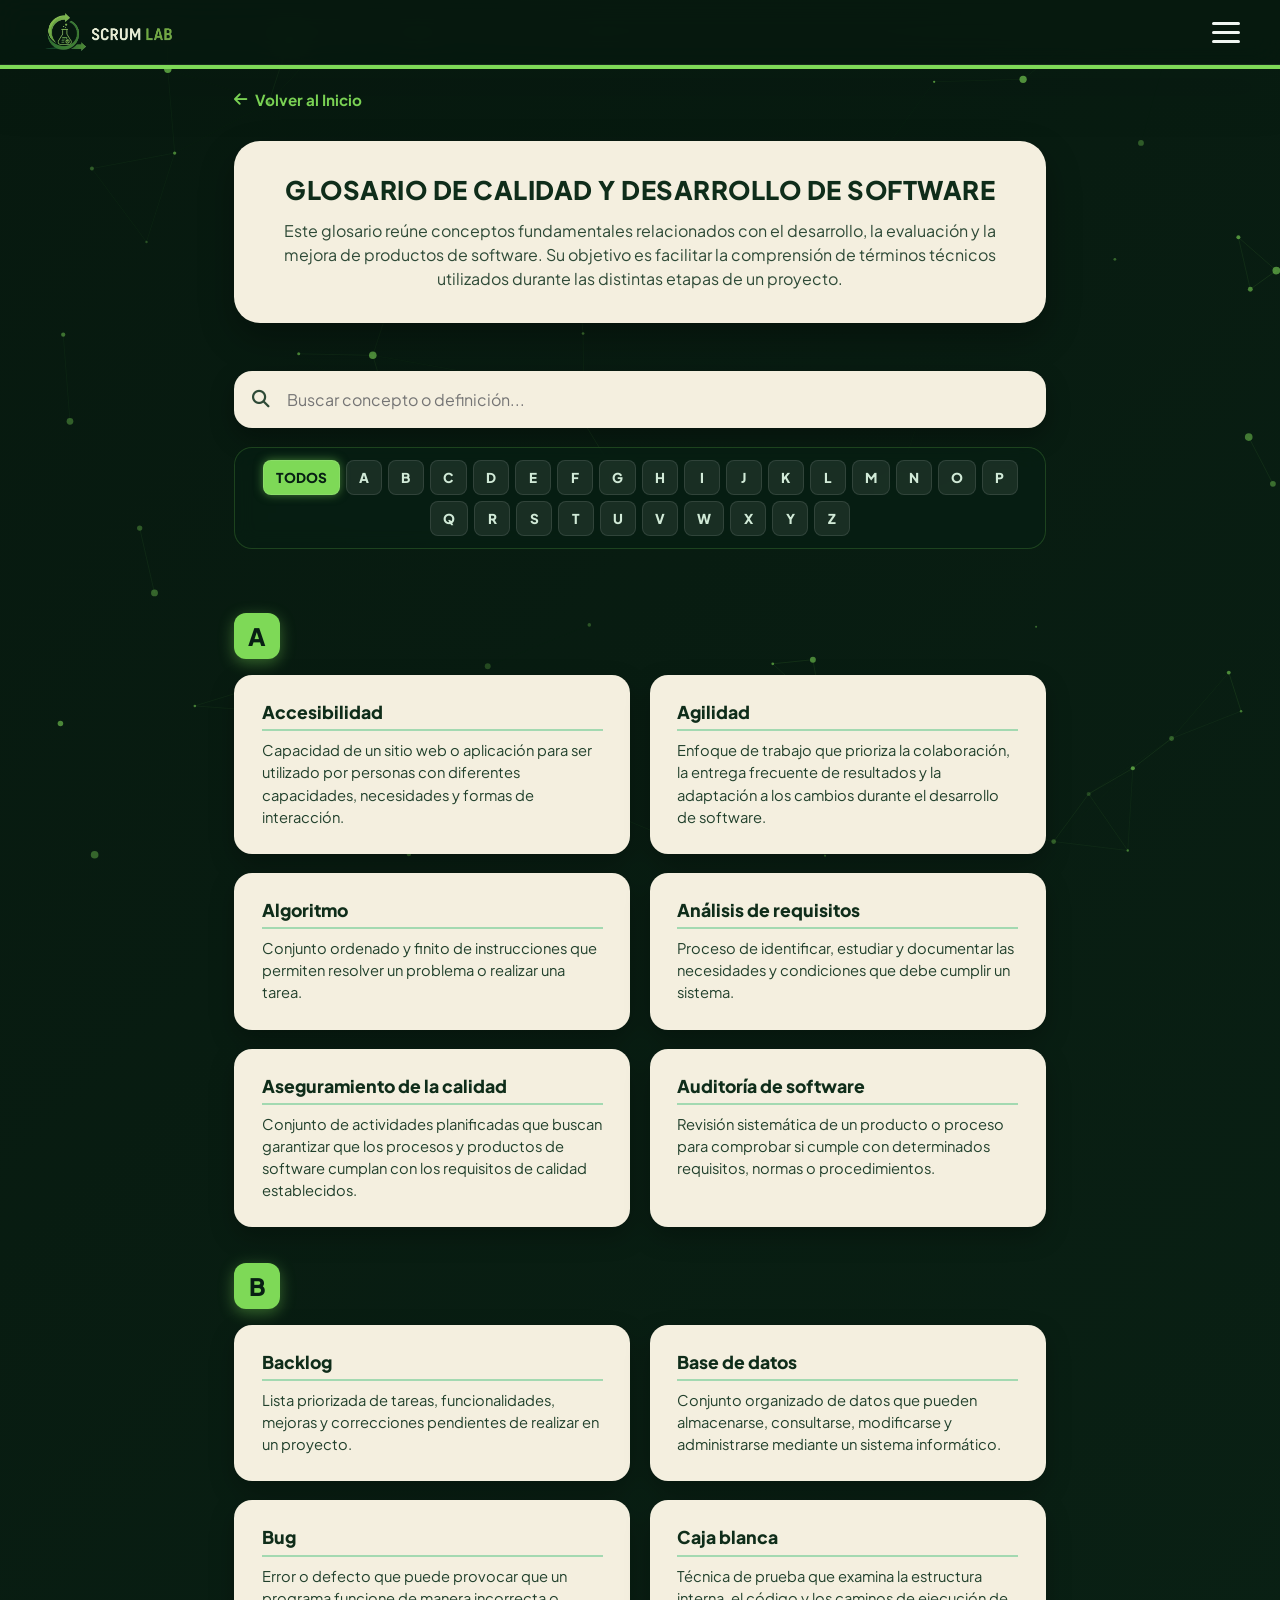
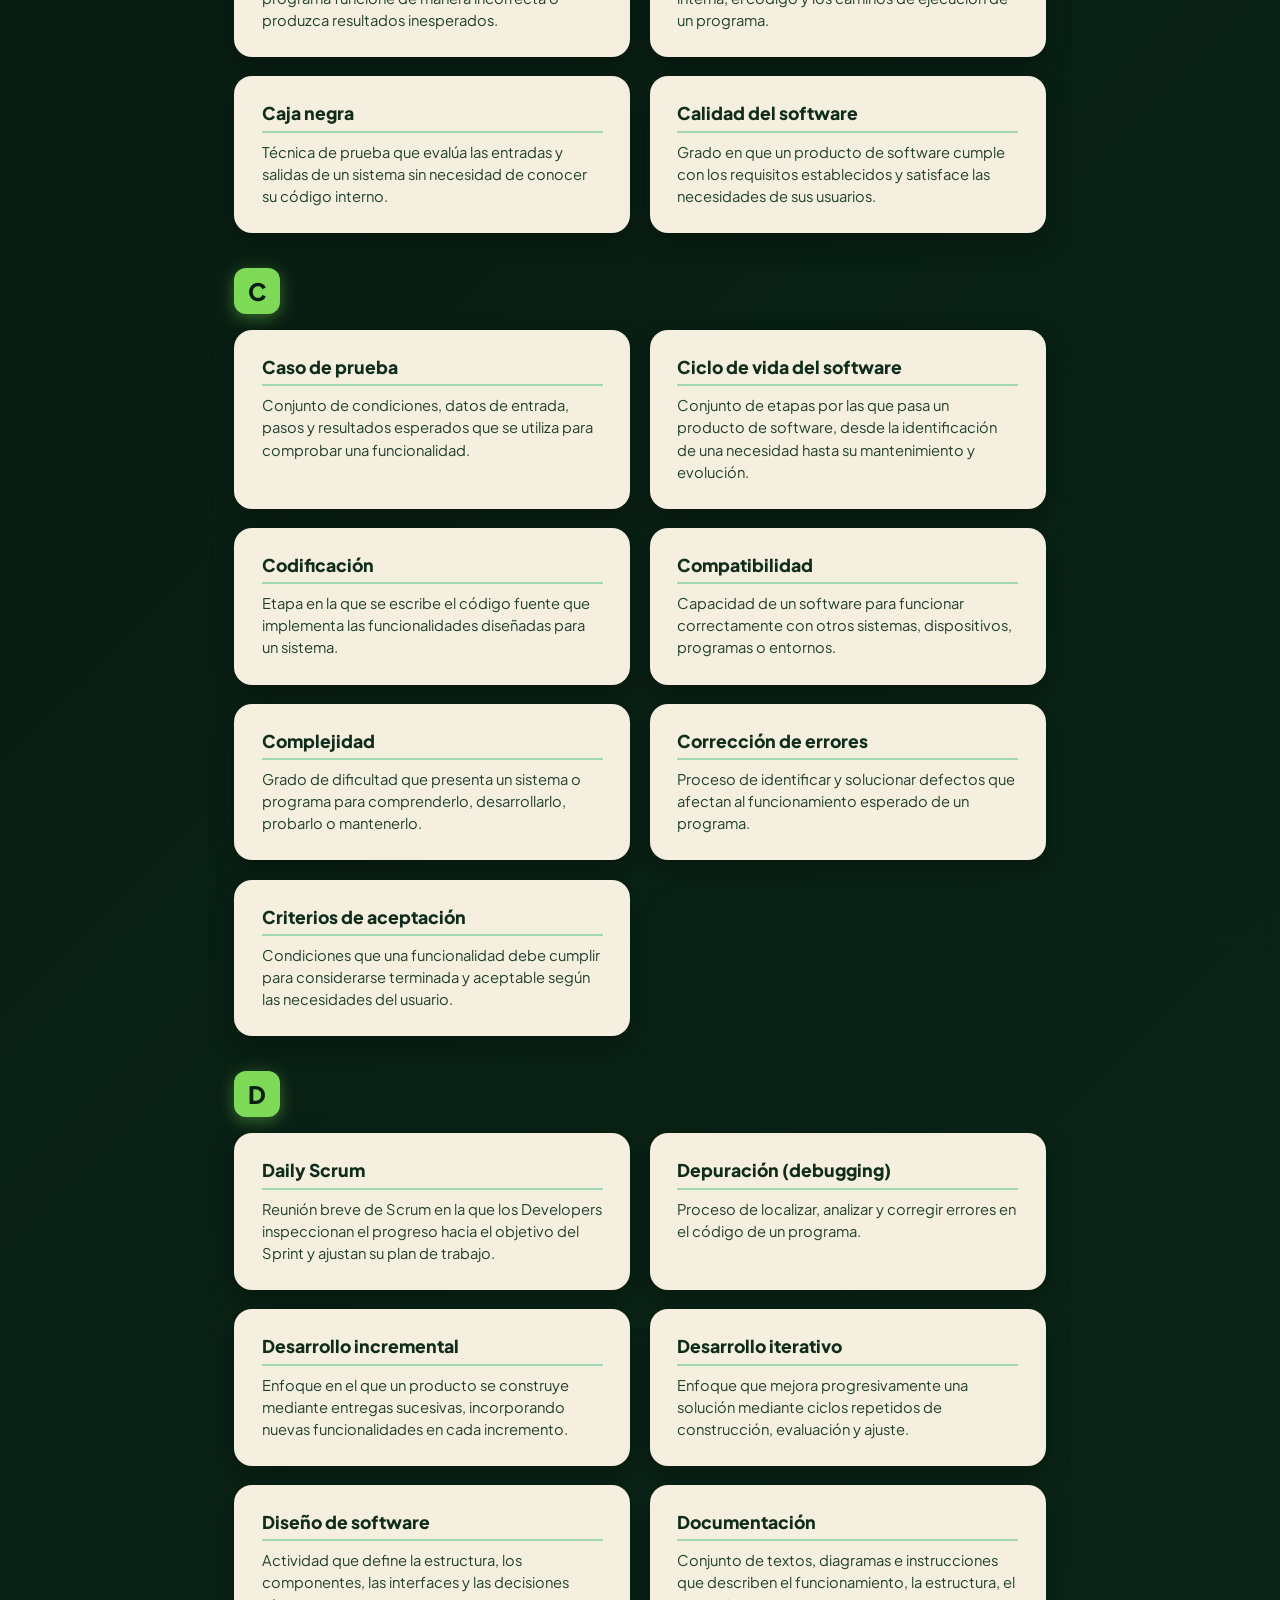
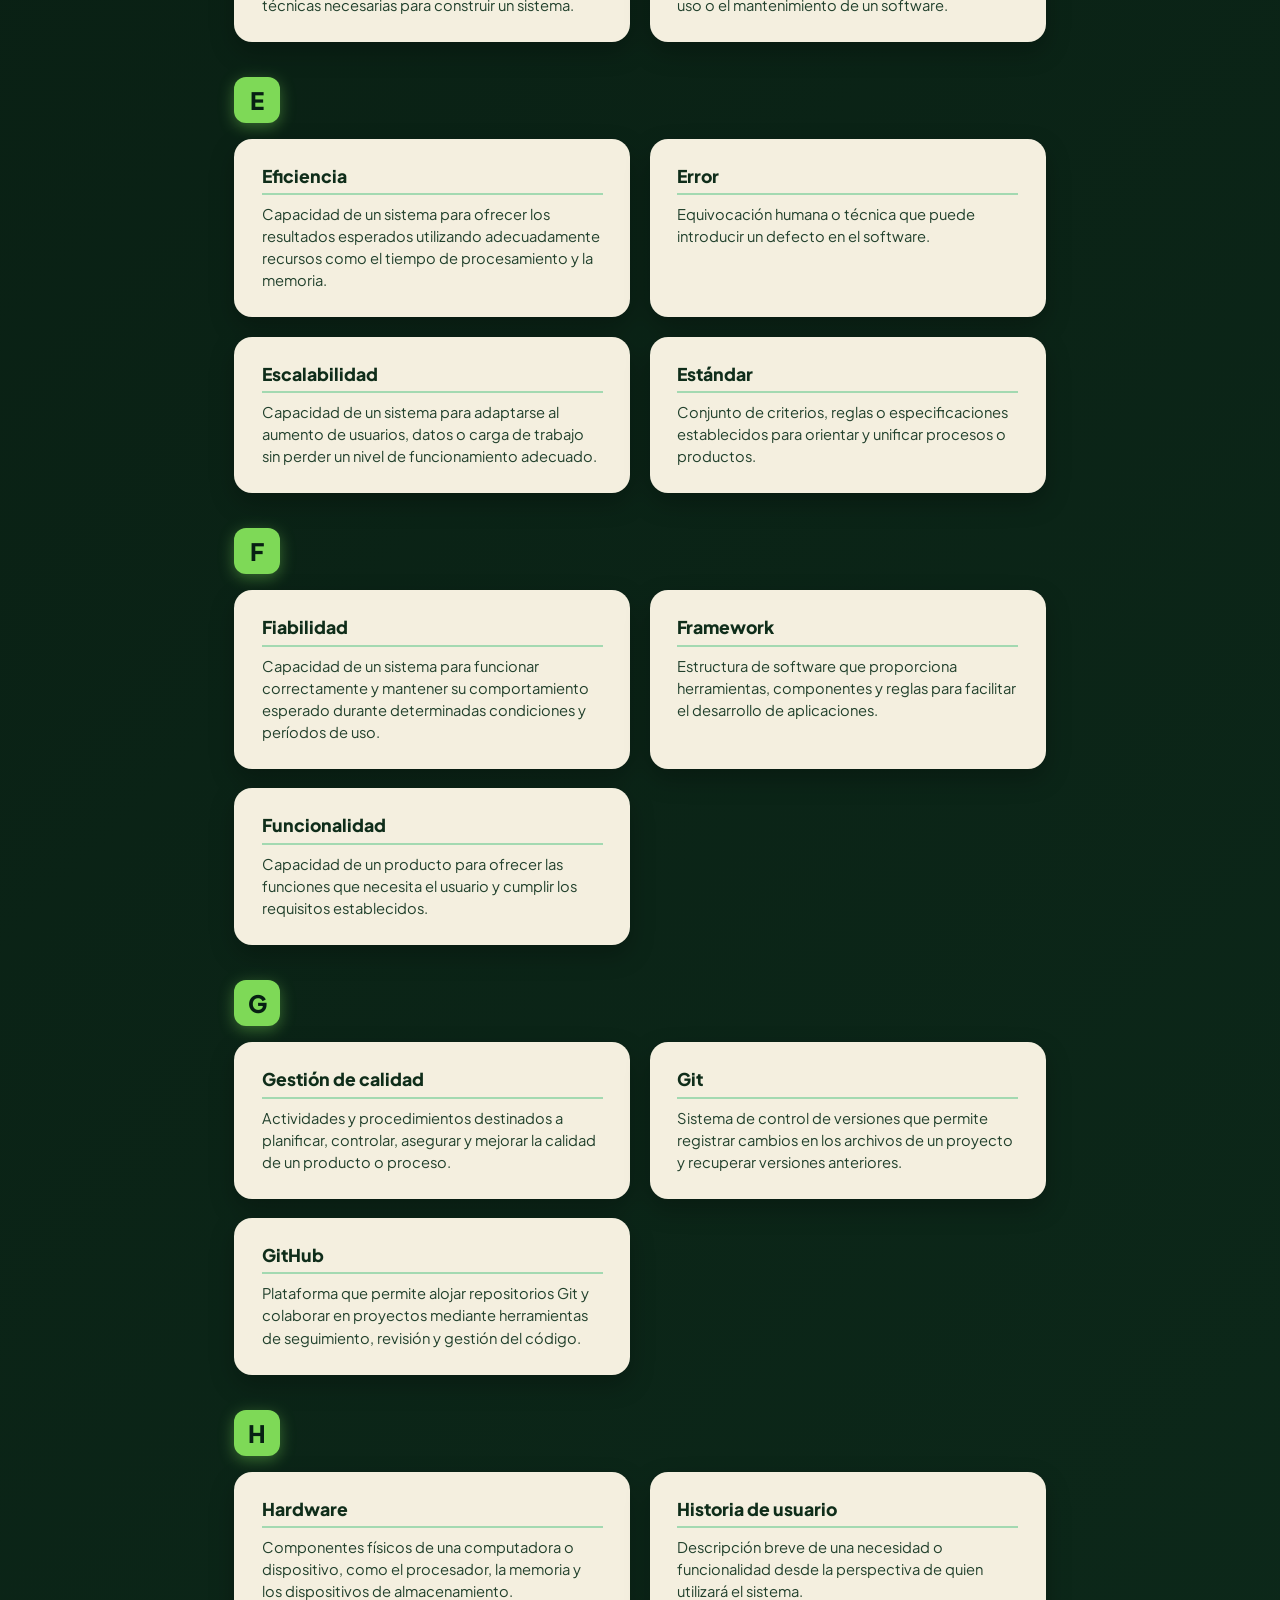
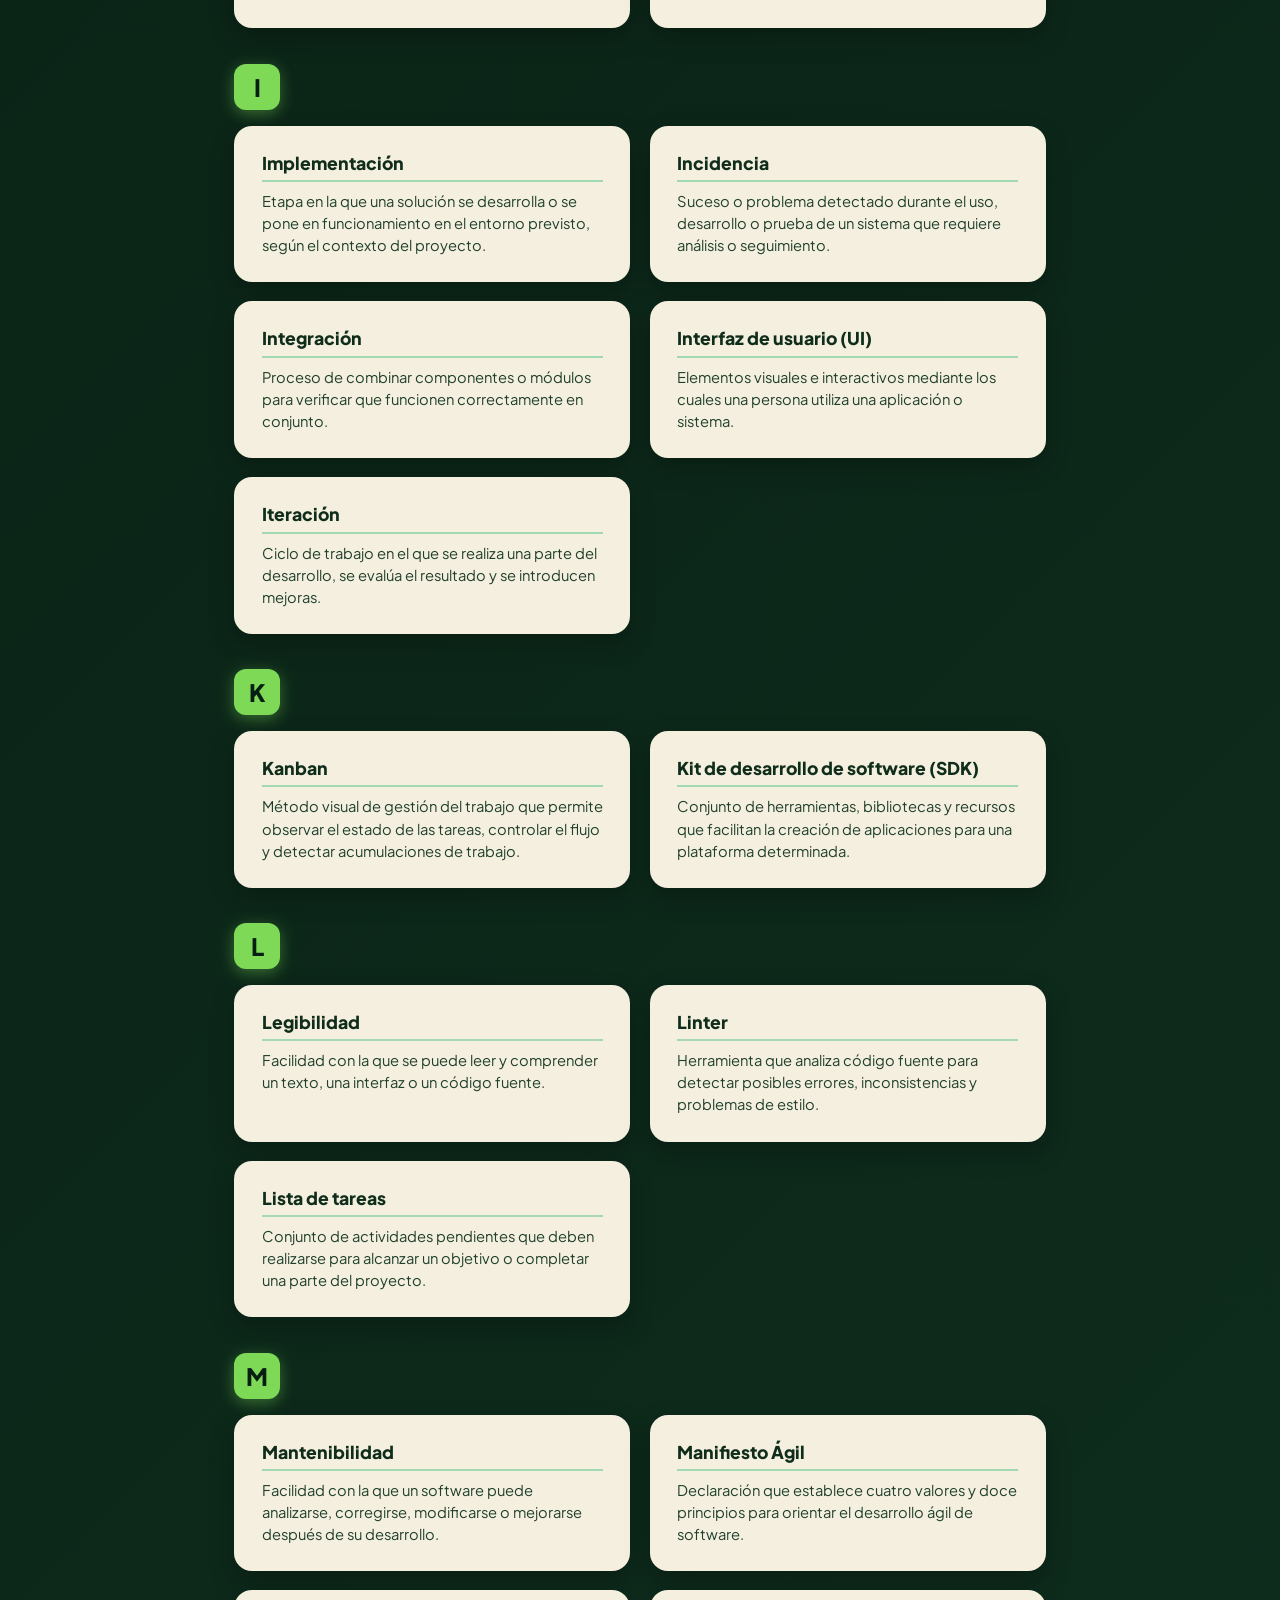
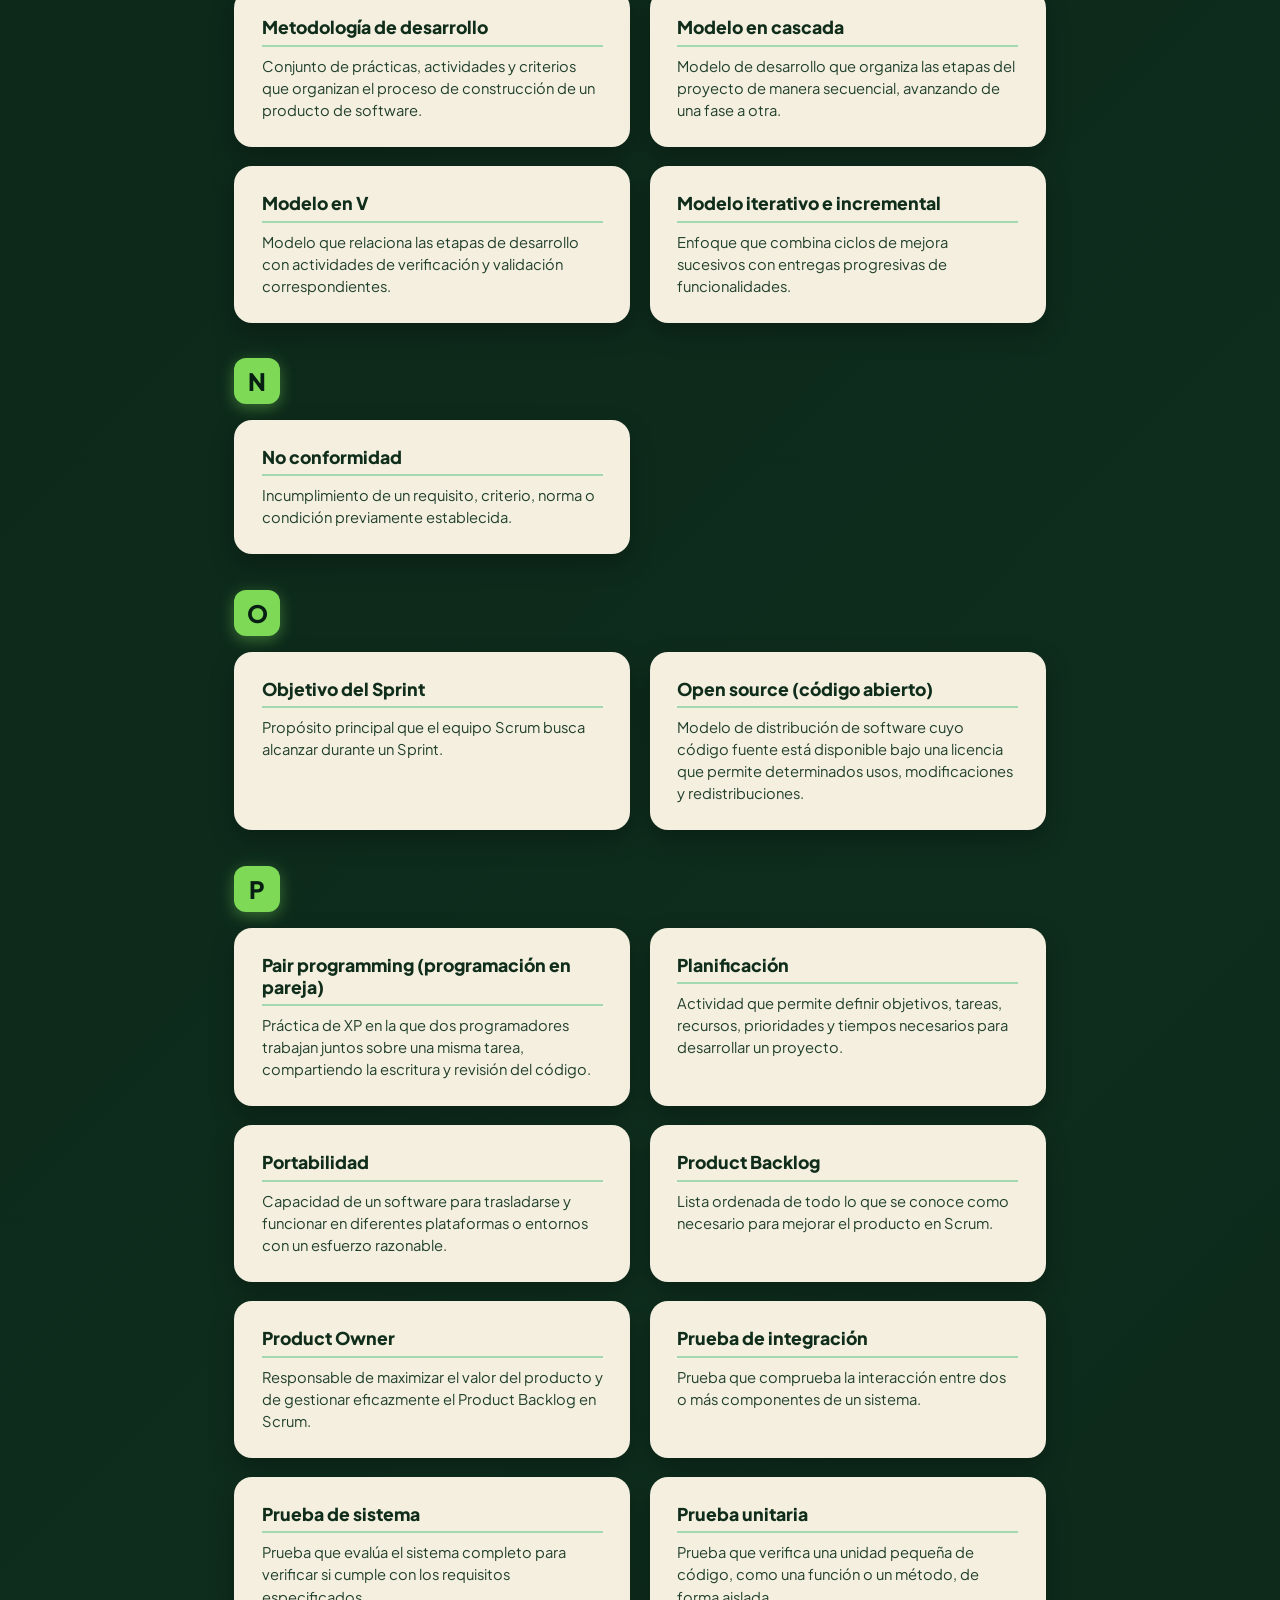
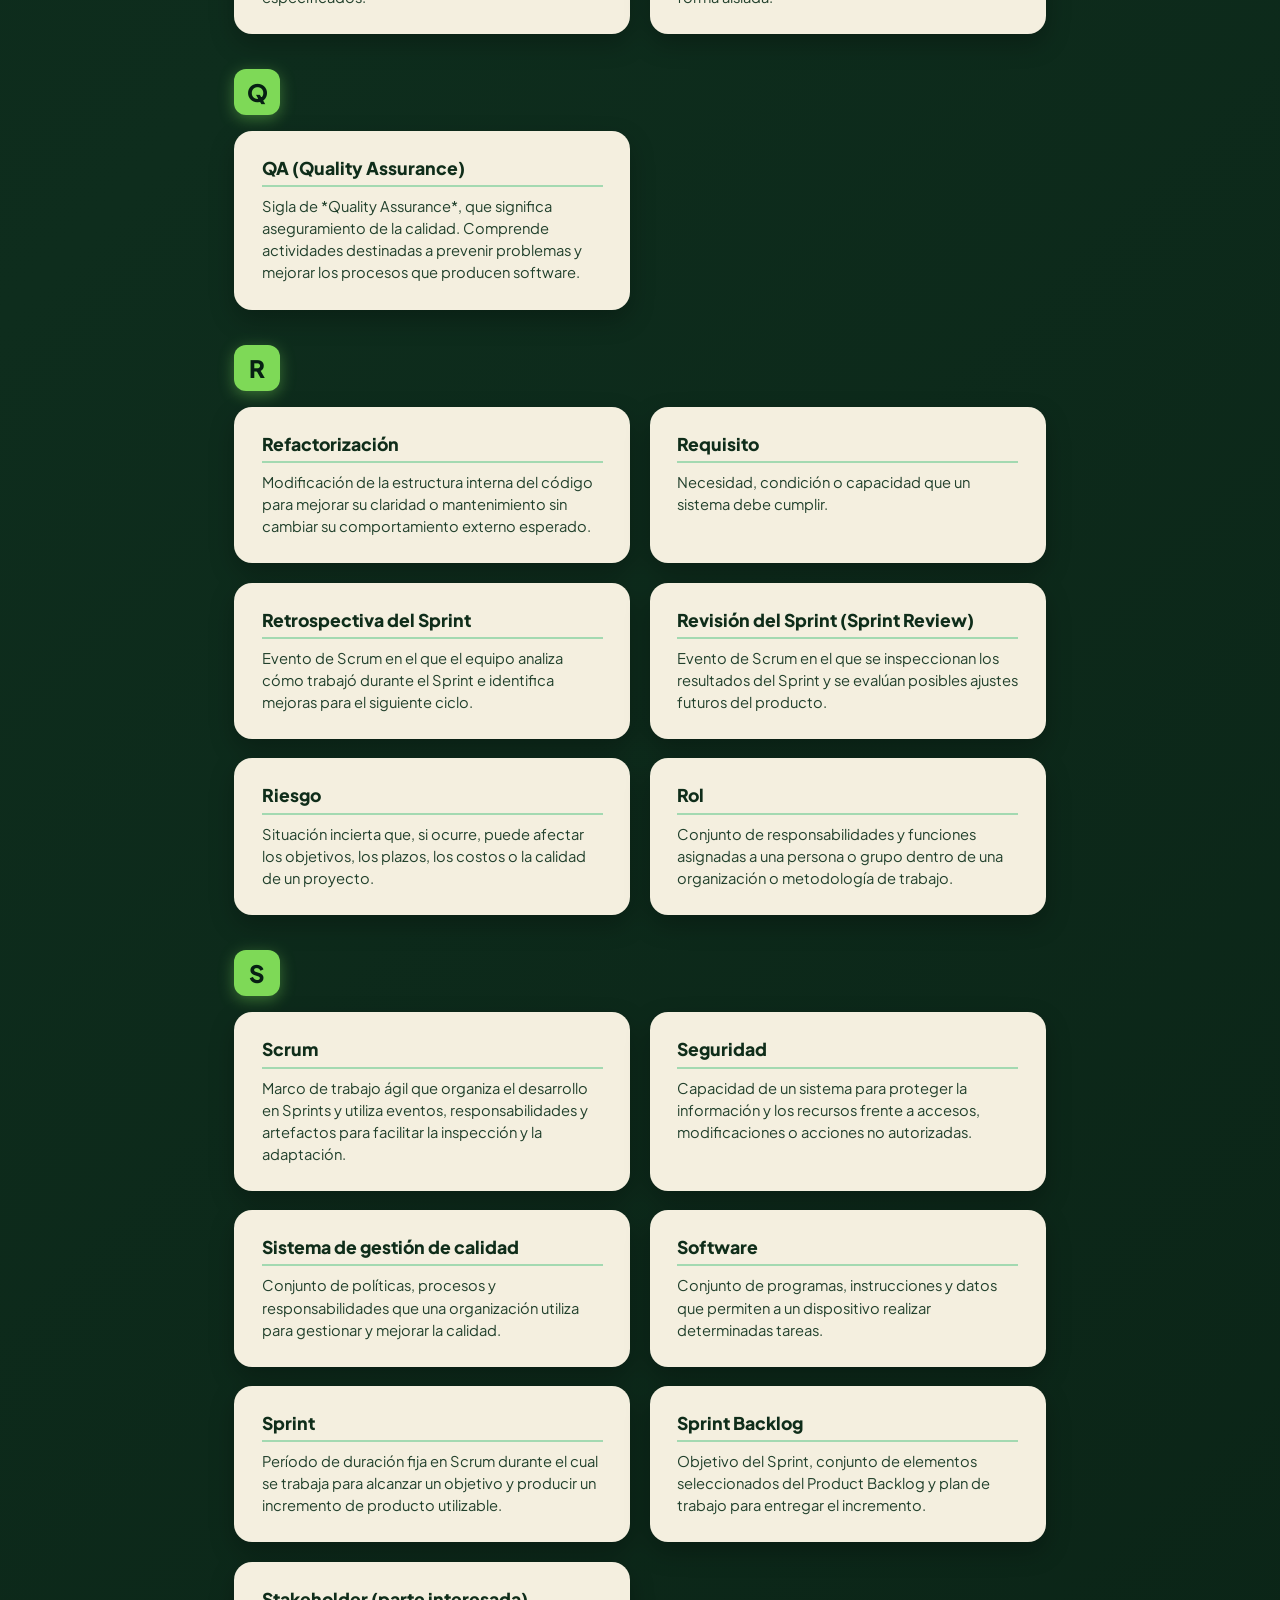
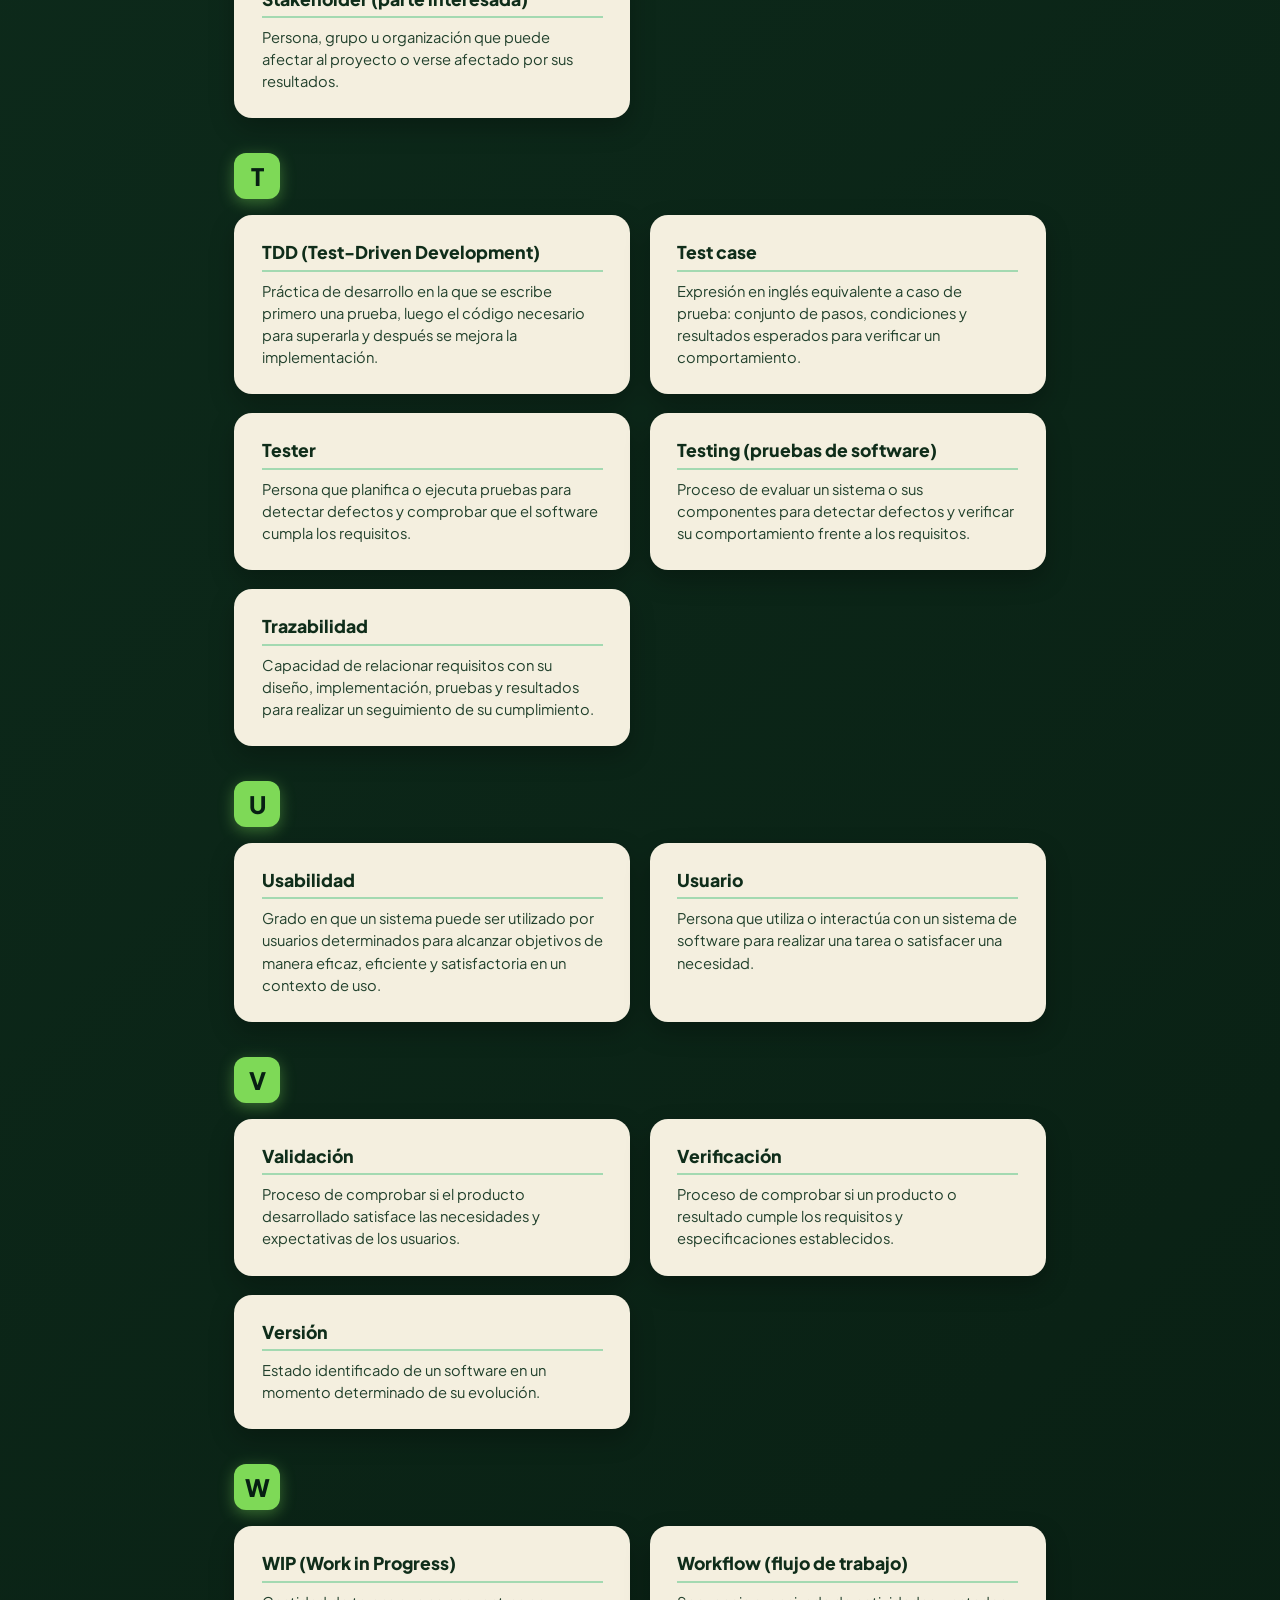
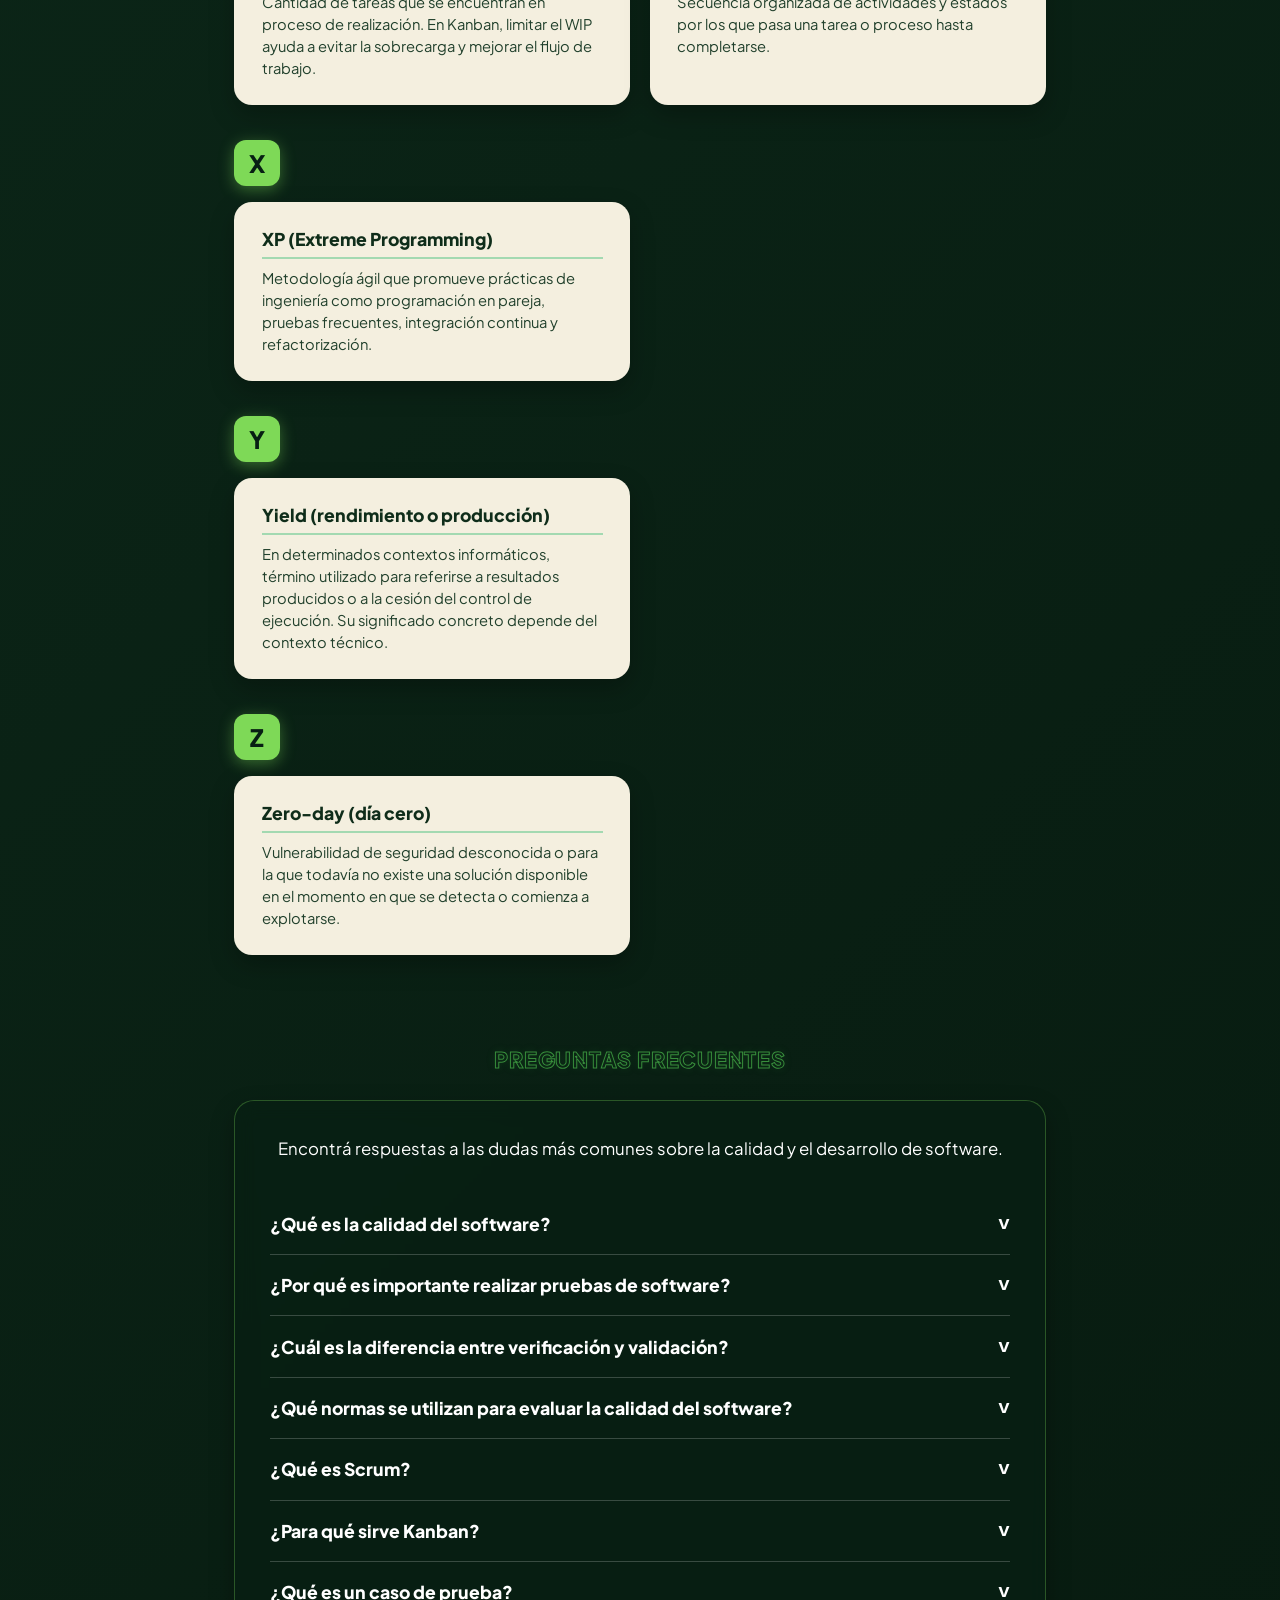
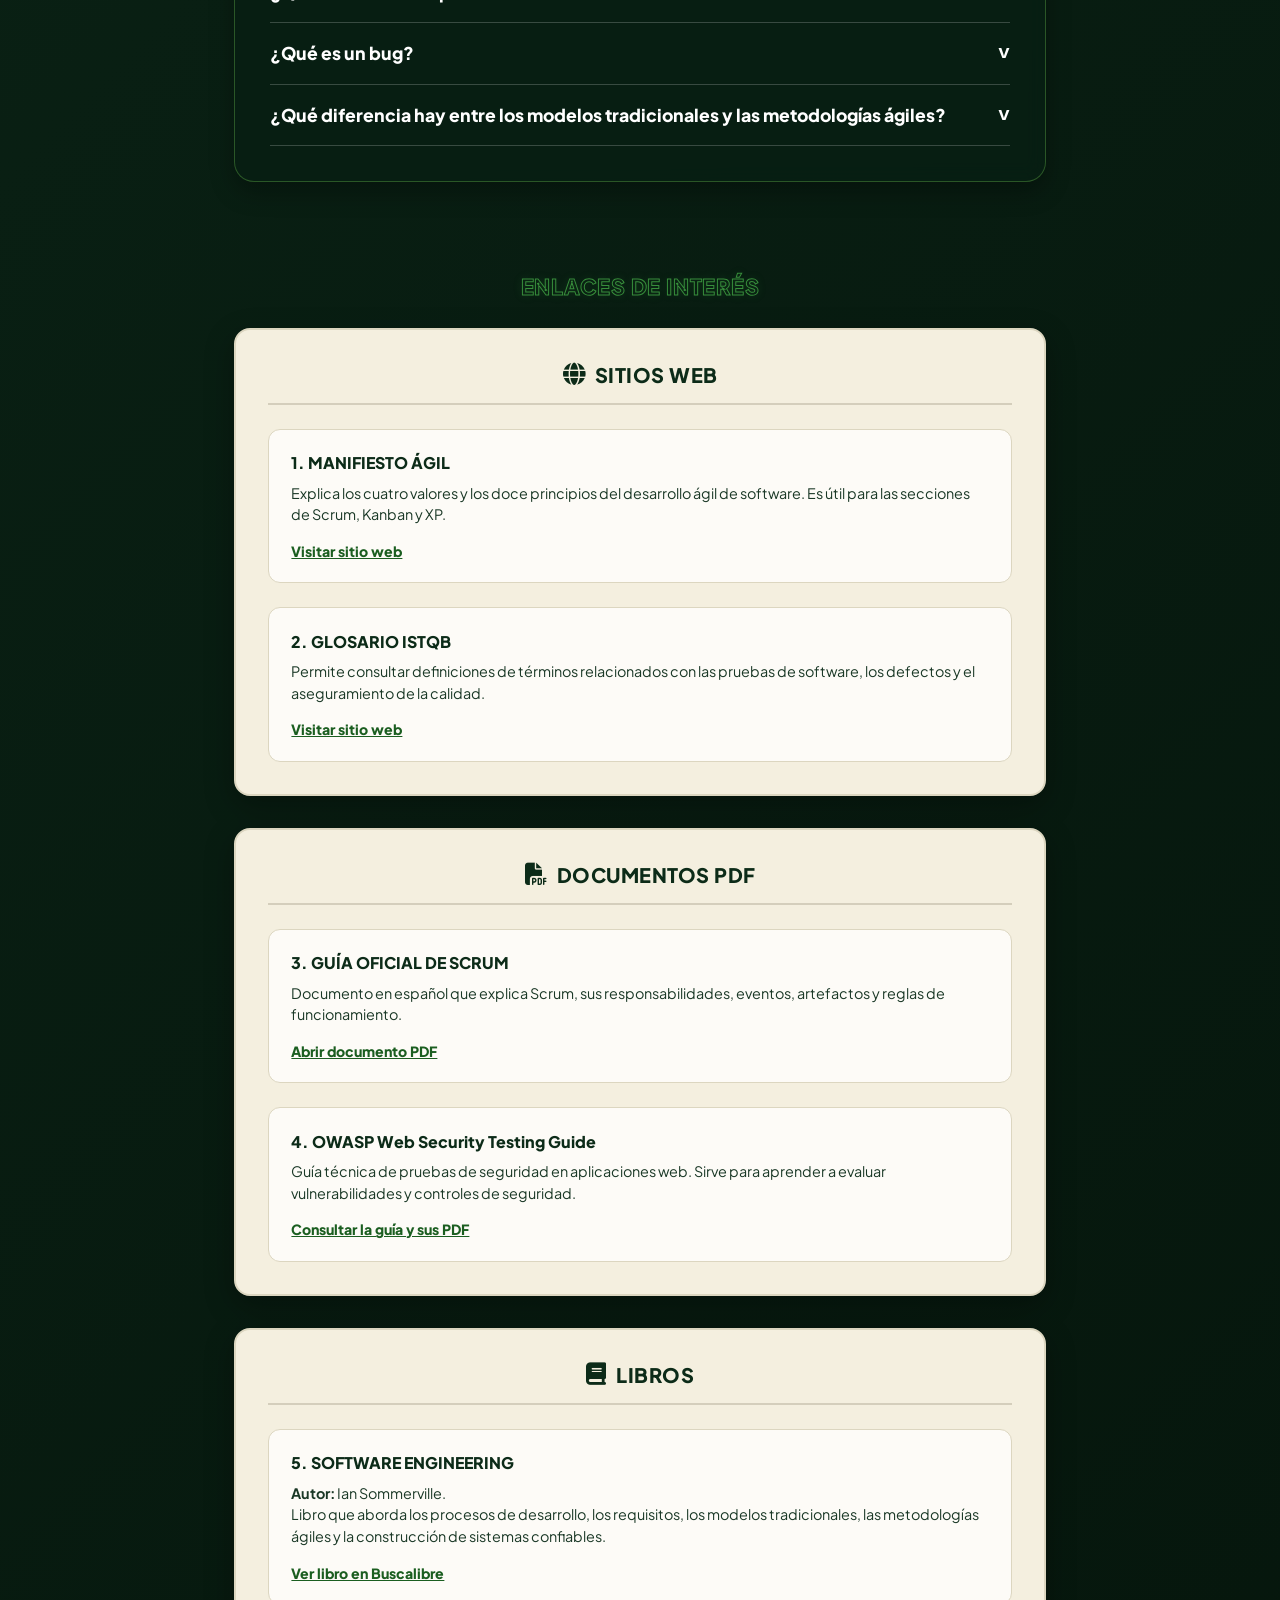
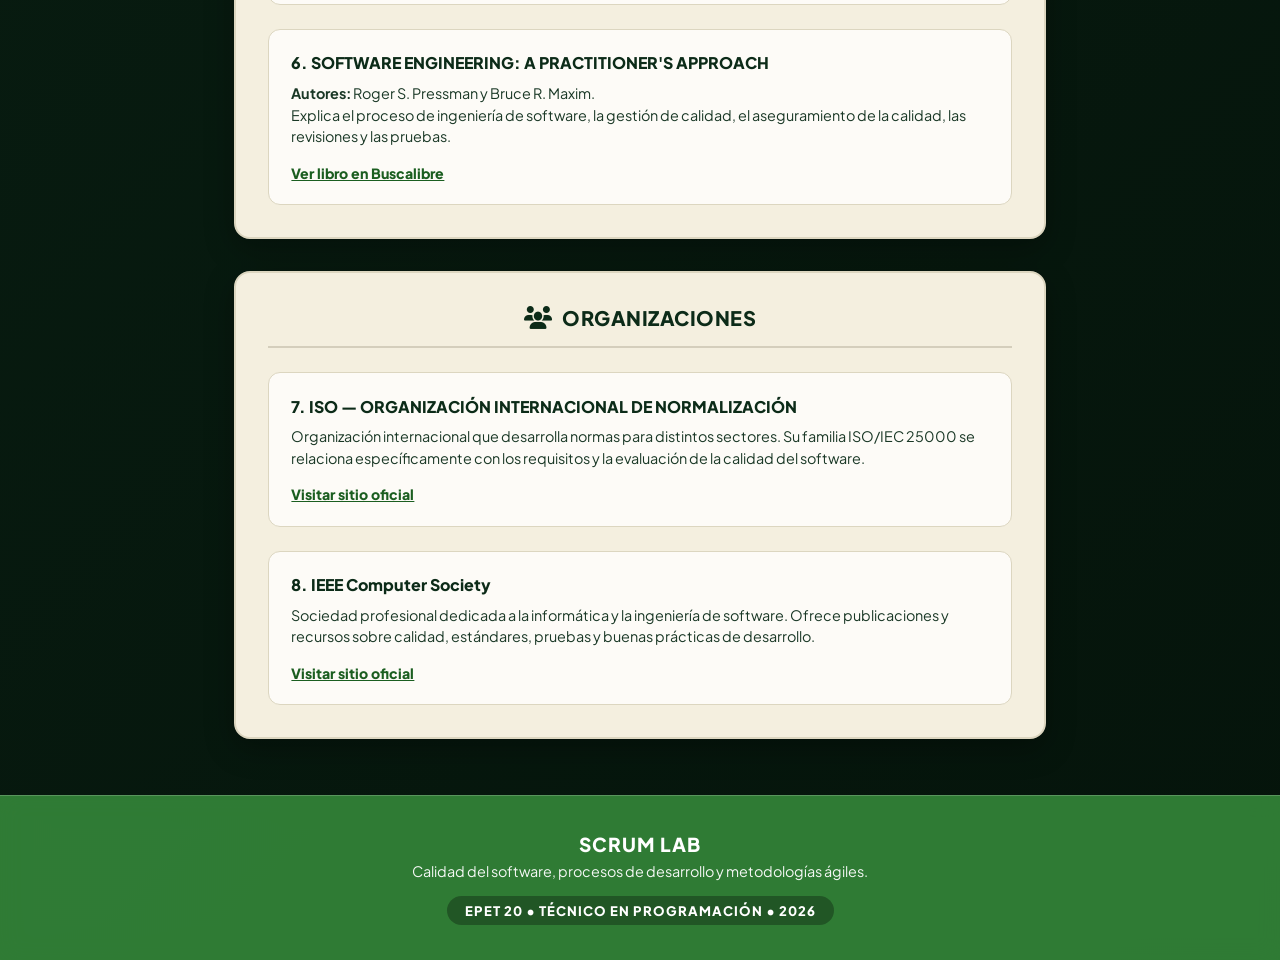
<file: recursos.html>
<!DOCTYPE html>
<html lang="es">
<head>
  <meta charset="UTF-8">
  <meta name="viewport" content="width=device-width, initial-scale=1.0">
  <title>Glosario y Recursos - SCRUM LAB</title>
  <link rel="stylesheet" href="https://cdnjs.cloudflare.com/ajax/libs/font-awesome/6.4.0/css/all.min.css">
  <link href="https://fonts.googleapis.com/css2?family=Plus+Jakarta+Sans:wght@300;400;600;700;800;900&display=swap" rel="stylesheet">
  <link rel="stylesheet" href="styles.css">
  <link rel="stylesheet" href="gestion.css">
  <link rel="stylesheet" href="recursos.css">
</head>
<body>

  <canvas id="particles-canvas"></canvas>

  <header class="navbar">
    <a href="index.html" class="logo-mini-link">
      <div class="logo-mini">
        <img src="imagenes/logoheader.png" alt="Logo Scrum Lab Mini" class="header-logo-img">
      </div>
    </a>
    <button class="menu-toggle" id="menuBtn" aria-label="Abrir menú">
      <span></span>
      <span></span>
      <span></span>
    </button>
  </header>

  <!-- Mega Menú Desplegablee -->
  <div class="mega-menu" id="megaMenu">
    <div class="mega-menu-content">
      <div class="menu-col">
        <h3><i class="fa-solid fa-shield-halved"></i> Gestión de la Calidad</h3>
        <ul>
          <li><a href="gestion.html"><i class="fa-solid fa-angle-right"></i> Fundamentos</a></li>
          <li><a href="gestion.html#aseguramiento"><i class="fa-solid fa-angle-right"></i> Técnicas de Aseguramiento</a></li>
          <li><a href="gestion.html#herramientas"><i class="fa-solid fa-angle-right"></i> Herramientas de Calidad</a></li>
        </ul>
      </div>

      <div class="menu-col">
        <h3><i class="fa-solid fa-diagram-project"></i> Procesos de Desarrollo</h3>
        <ul>
          <li><a href="procesos.html"><i class="fa-solid fa-angle-right"></i> Ciclo de Vida del Software</a></li>
          <li><a href="procesos.html#modelos-tradicionales"><i class="fa-solid fa-angle-right"></i> Modelos Tradicionales</a></li>
        </ul>

        <h3><i class="fa-solid fa-bolt"></i> Metodologías Ágiles</h3>
        <ul>
          <li><a href="agiles.html"><i class="fa-solid fa-angle-right"></i> Scrum, Kanban, XP</a></li>
          <li><a href="agiles.html#scrum-profundidad"><i class="fa-solid fa-angle-right"></i> Scrum a Profundidad</a></li>
          <li><a href="agiles.html#kanban-profundidad"><i class="fa-solid fa-angle-right"></i> Kanban a Profundidad</a></li>
        </ul>
      </div>

      <div class="menu-col">
        <h3><i class="fa-solid fa-graduation-cap"></i> Recursos y Aprendizaje</h3>
        <ul>
          <li><a href="recursos.html"><i class="fa-solid fa-angle-right"></i> Glosario</a></li>
          <li><a href="recursos.html#preguntas-frecuentes"><i class="fa-solid fa-angle-right"></i> Preguntas Frecuentes</a></li>
          <li><a href="recursos.html#enlaces-de-interes"><i class="fa-solid fa-angle-right"></i> Enlaces de Interés</a></li>
          <li><a href="recursos.html"><i class="fa-solid fa-angle-right"></i> Ejercicios y Casos Prácticos</a></li>
        </ul>
      </div>

      <div class="menu-col">
        <h3><i class="fa-solid fa-scale-balanced"></i> Comparador de Metodologías</h3>
        <ul>
          <li><a href="comparador.html"><i class="fa-solid fa-angle-right"></i> Ir al Comparador</a></li>
        </ul>

        <h3><i class="fa-solid fa-square-poll-vertical"></i> Encuesta de Preferencias</h3>
        <ul>
          <li><a href="encuesta.html"><i class="fa-solid fa-angle-right"></i> Ir a la Encuesta</a></li>
        </ul>

        <h3><i class="fa-solid fa-users"></i> Sobre Nosotros</h3>
        <ul>
          <li><a href="nosotros.html"><i class="fa-solid fa-angle-right"></i> Información sobre el equipo</a></li>
          <li><a href="nosotros.html"><i class="fa-solid fa-angle-right"></i> Contacto</a></li>
        </ul>
      </div>
    </div>
  </div>

  <main class="page-container">
    <a href="index.html" class="back-btn"><i class="fa-solid fa-arrow-left"></i> Volver al Inicio</a>

    <section class="light-card hero-card">
      <h1>GLOSARIO DE CALIDAD Y DESARROLLO DE SOFTWARE</h1>
      <p>Este glosario reúne conceptos fundamentales relacionados con el desarrollo, la evaluación y la mejora de productos de software. Su objetivo es facilitar la comprensión de términos técnicos utilizados durante las distintas etapas de un proyecto.</p>
    </section>

    <!-- Controles de Búsqueda y Alfabeto -->
    <section class="glossary-controls">
      <div class="search-box-container">
        <i class="fa-solid fa-magnifying-glass search-icon"></i>
        <input type="text" id="glossarySearch" placeholder="Buscar concepto o definición..." aria-label="Buscar término">
        <button id="clearSearch" class="clear-btn" aria-label="Limpiar búsqueda"><i class="fa-solid fa-xmark"></i></button>
      </div>

      <div class="alphabet-bar" id="alphabetBar">
        <button class="letter-btn active" data-letter="ALL">TODOS</button>
        <button class="letter-btn" data-letter="A">A</button>
        <button class="letter-btn" data-letter="B">B</button>
        <button class="letter-btn" data-letter="C">C</button>
        <button class="letter-btn" data-letter="D">D</button>
        <button class="letter-btn" data-letter="E">E</button>
        <button class="letter-btn" data-letter="F">F</button>
        <button class="letter-btn" data-letter="G">G</button>
        <button class="letter-btn" data-letter="H">H</button>
        <button class="letter-btn" data-letter="I">I</button>
        <button class="letter-btn disabled" data-letter="J">J</button>
        <button class="letter-btn" data-letter="K">K</button>
        <button class="letter-btn" data-letter="L">L</button>
        <button class="letter-btn" data-letter="M">M</button>
        <button class="letter-btn" data-letter="N">N</button>
        <button class="letter-btn" data-letter="O">O</button>
        <button class="letter-btn" data-letter="P">P</button>
        <button class="letter-btn" data-letter="Q">Q</button>
        <button class="letter-btn" data-letter="R">R</button>
        <button class="letter-btn" data-letter="S">S</button>
        <button class="letter-btn" data-letter="T">T</button>
        <button class="letter-btn" data-letter="U">U</button>
        <button class="letter-btn" data-letter="V">V</button>
        <button class="letter-btn" data-letter="W">W</button>
        <button class="letter-btn" data-letter="X">X</button>
        <button class="letter-btn" data-letter="Y">Y</button>
        <button class="letter-btn" data-letter="Z">Z</button>
      </div>
    </section>

    <!-- Contenido del Glosario -->
    <div class="glossary-content-wrapper" id="glossaryContent">
      
      <!-- LETRA A -->
      <section class="letter-section" id="section-A" data-letter="A">
        <div class="letter-badge">A</div>
        <div class="terms-grid">
          <div class="term-card" data-term="accesibilidad" data-def="capacidad de un sitio web o aplicación para ser utilizado por personas con diferentes capacidades, necesidades y formas de interacción.">
            <h3 class="term-title">Accesibilidad</h3>
            <p class="term-desc">Capacidad de un sitio web o aplicación para ser utilizado por personas con diferentes capacidades, necesidades y formas de interacción.</p>
          </div>
          <div class="term-card" data-term="agilidad" data-def="enfoque de trabajo que prioriza la colaboración, la entrega frecuente de resultados y la adaptación a los cambios durante el desarrollo de software.">
            <h3 class="term-title">Agilidad</h3>
            <p class="term-desc">Enfoque de trabajo que prioriza la colaboración, la entrega frecuente de resultados y la adaptación a los cambios durante el desarrollo de software.</p>
          </div>
          <div class="term-card" data-term="algoritmo" data-def="conjunto ordenado y finito de instrucciones que permiten resolver un problema o realizar una tarea.">
            <h3 class="term-title">Algoritmo</h3>
            <p class="term-desc">Conjunto ordenado y finito de instrucciones que permiten resolver un problema o realizar una tarea.</p>
          </div>
          <div class="term-card" data-term="análisis de requisitos" data-def="proceso de identificar, estudiar y documentar las necesidades y condiciones que debe cumplir un sistema.">
            <h3 class="term-title">Análisis de requisitos</h3>
            <p class="term-desc">Proceso de identificar, estudiar y documentar las necesidades y condiciones que debe cumplir un sistema.</p>
          </div>
          <div class="term-card" data-term="aseguramiento de la calidad" data-def="conjunto de actividades planificadas que buscan garantizar que los procesos y productos de software cumplan con los requisitos de calidad establecidos.">
            <h3 class="term-title">Aseguramiento de la calidad</h3>
            <p class="term-desc">Conjunto de actividades planificadas que buscan garantizar que los procesos y productos de software cumplan con los requisitos de calidad establecidos.</p>
          </div>
          <div class="term-card" data-term="auditoría de software" data-def="revisión sistemática de un producto o proceso para comprobar si cumple con determinados requisitos, normas o procedimientos.">
            <h3 class="term-title">Auditoría de software</h3>
            <p class="term-desc">Revisión sistemática de un producto o proceso para comprobar si cumple con determinados requisitos, normas o procedimientos.</p>
          </div>
        </div>
      </section>

      <!-- LETRA B -->
      <section class="letter-section" id="section-B" data-letter="B">
        <div class="letter-badge">B</div>
        <div class="terms-grid">
          <div class="term-card" data-term="backlog" data-def="lista priorizada de tareas, funcionalidades, mejoras y correcciones pendientes de realizar en un proyecto.">
            <h3 class="term-title">Backlog</h3>
            <p class="term-desc">Lista priorizada de tareas, funcionalidades, mejoras y correcciones pendientes de realizar en un proyecto.</p>
          </div>
          <div class="term-card" data-term="base de datos" data-def="conjunto organizado de datos que pueden almacenarse, consultarse, modificarse y administrarse mediante un sistema informático.">
            <h3 class="term-title">Base de datos</h3>
            <p class="term-desc">Conjunto organizado de datos que pueden almacenarse, consultarse, modificarse y administrarse mediante un sistema informático.</p>
          </div>
          <div class="term-card" data-term="bug" data-def="error o defecto que puede provocar que un programa funcione de manera incorrecta o produzca resultados inesperados.">
            <h3 class="term-title">Bug</h3>
            <p class="term-desc">Error o defecto que puede provocar que un programa funcione de manera incorrecta o produzca resultados inesperados.</p>
          </div>
          <div class="term-card" data-term="caja blanca" data-def="técnica de prueba que examina la estructura interna, el código y los caminos de ejecución de un programa.">
            <h3 class="term-title">Caja blanca</h3>
            <p class="term-desc">Técnica de prueba que examina la estructura interna, el código y los caminos de ejecución de un programa.</p>
          </div>
          <div class="term-card" data-term="caja negra" data-def="técnica de prueba que evalúa las entradas y salidas de un sistema sin necesidad de conocer su código interno.">
            <h3 class="term-title">Caja negra</h3>
            <p class="term-desc">Técnica de prueba que evalúa las entradas y salidas de un sistema sin necesidad de conocer su código interno.</p>
          </div>
          <div class="term-card" data-term="calidad del software" data-def="grado en que un producto de software cumple con los requisitos establecidos y satisface las necesidades de sus usuarios.">
            <h3 class="term-title">Calidad del software</h3>
            <p class="term-desc">Grado en que un producto de software cumple con los requisitos establecidos y satisface las necesidades de sus usuarios.</p>
          </div>
        </div>
      </section>

      <!-- LETRA C -->
      <section class="letter-section" id="section-C" data-letter="C">
        <div class="letter-badge">C</div>
        <div class="terms-grid">
          <div class="term-card" data-term="caso de prueba" data-def="conjunto de condiciones, datos de entrada, pasos y resultados esperados que se utiliza para comprobar una funcionalidad.">
            <h3 class="term-title">Caso de prueba</h3>
            <p class="term-desc">Conjunto de condiciones, datos de entrada, pasos y resultados esperados que se utiliza para comprobar una funcionalidad.</p>
          </div>
          <div class="term-card" data-term="ciclo de vida del software" data-def="conjunto de etapas por las que pasa un producto de software, desde la identificación de una necesidad hasta su mantenimiento y evolución.">
            <h3 class="term-title">Ciclo de vida del software</h3>
            <p class="term-desc">Conjunto de etapas por las que pasa un producto de software, desde la identificación de una necesidad hasta su mantenimiento y evolución.</p>
          </div>
          <div class="term-card" data-term="codificación" data-def="etapa en la que se escribe el código fuente que implementa las funcionalidades diseñadas para un sistema.">
            <h3 class="term-title">Codificación</h3>
            <p class="term-desc">Etapa en la que se escribe el código fuente que implementa las funcionalidades diseñadas para un sistema.</p>
          </div>
          <div class="term-card" data-term="compatibilidad" data-def="capacidad de un software para funcionar correctamente con otros sistemas, dispositivos, programas o entornos.">
            <h3 class="term-title">Compatibilidad</h3>
            <p class="term-desc">Capacidad de un software para funcionar correctamente con otros sistemas, dispositivos, programas o entornos.</p>
          </div>
          <div class="term-card" data-term="complejidad" data-def="grado de dificultad que presenta un sistema o programa para comprenderlo, desarrollarlo, probarlo o mantenerlo.">
            <h3 class="term-title">Complejidad</h3>
            <p class="term-desc">Grado de dificultad que presenta un sistema o programa para comprenderlo, desarrollarlo, probarlo o mantenerlo.</p>
          </div>
          <div class="term-card" data-term="corrección de errores" data-def="proceso de identificar y solucionar defectos que afectan al funcionamiento esperado de un programa.">
            <h3 class="term-title">Corrección de errores</h3>
            <p class="term-desc">Proceso de identificar y solucionar defectos que afectan al funcionamiento esperado de un programa.</p>
          </div>
          <div class="term-card" data-term="criterios de aceptación" data-def="condiciones que una funcionalidad debe cumplir para considerarse terminada y aceptable según las necesidades del usuario.">
            <h3 class="term-title">Criterios de aceptación</h3>
            <p class="term-desc">Condiciones que una funcionalidad debe cumplir para considerarse terminada y aceptable según las necesidades del usuario.</p>
          </div>
        </div>
      </section>

      <!-- LETRA D -->
      <section class="letter-section" id="section-D" data-letter="D">
        <div class="letter-badge">D</div>
        <div class="terms-grid">
          <div class="term-card" data-term="daily scrum" data-def="reunión breve de scrum en la que los developers inspeccionan el progreso hacia el objetivo del sprint y ajustan su plan de trabajo.">
            <h3 class="term-title">Daily Scrum</h3>
            <p class="term-desc">Reunión breve de Scrum en la que los Developers inspeccionan el progreso hacia el objetivo del Sprint y ajustan su plan de trabajo.</p>
          </div>
          <div class="term-card" data-term="depuración (debugging)" data-def="proceso de localizar, analizar y corregir errores en el código de un programa.">
            <h3 class="term-title">Depuración (debugging)</h3>
            <p class="term-desc">Proceso de localizar, analizar y corregir errores en el código de un programa.</p>
          </div>
          <div class="term-card" data-term="desarrollo incremental" data-def="enfoque en el que un producto se construye mediante entregas sucesivas, incorporando nuevas funcionalidades en cada incremento.">
            <h3 class="term-title">Desarrollo incremental</h3>
            <p class="term-desc">Enfoque en el que un producto se construye mediante entregas sucesivas, incorporando nuevas funcionalidades en cada incremento.</p>
          </div>
          <div class="term-card" data-term="desarrollo iterativo" data-def="enfoque que mejora progresivamente una solución mediante ciclos repetidos de construcción, evaluación y ajuste.">
            <h3 class="term-title">Desarrollo iterativo</h3>
            <p class="term-desc">Enfoque que mejora progresivamente una solución mediante ciclos repetidos de construcción, evaluación y ajuste.</p>
          </div>
          <div class="term-card" data-term="diseño de software" data-def="actividad que define la estructura, los componentes, las interfaces y las decisiones técnicas necesarias para construir un sistema.">
            <h3 class="term-title">Diseño de software</h3>
            <p class="term-desc">Actividad que define la estructura, los componentes, las interfaces y las decisiones técnicas necesarias para construir un sistema.</p>
          </div>
          <div class="term-card" data-term="documentación" data-def="conjunto de textos, diagramas e instrucciones que describen el funcionamiento, la estructura, el uso o el mantenimiento de un software.">
            <h3 class="term-title">Documentación</h3>
            <p class="term-desc">Conjunto de textos, diagramas e instrucciones que describen el funcionamiento, la estructura, el uso o el mantenimiento de un software.</p>
          </div>
        </div>
      </section>

      <!-- LETRA E -->
      <section class="letter-section" id="section-E" data-letter="E">
        <div class="letter-badge">E</div>
        <div class="terms-grid">
          <div class="term-card" data-term="eficiencia" data-def="capacidad de un sistema para ofrecer los resultados esperados utilizando adecuadamente recursos como el tiempo de procesamiento y la memoria.">
            <h3 class="term-title">Eficiencia</h3>
            <p class="term-desc">Capacidad de un sistema para ofrecer los resultados esperados utilizando adecuadamente recursos como el tiempo de procesamiento y la memoria.</p>
          </div>
          <div class="term-card" data-term="error" data-def="equivocación humana o técnica que puede introducir un defecto en el software.">
            <h3 class="term-title">Error</h3>
            <p class="term-desc">Equivocación humana o técnica que puede introducir un defecto en el software.</p>
          </div>
          <div class="term-card" data-term="escalabilidad" data-def="capacidad de un sistema para adaptarse al aumento de usuarios, datos o carga de trabajo sin perder un nivel de funcionamiento adecuado.">
            <h3 class="term-title">Escalabilidad</h3>
            <p class="term-desc">Capacidad de un sistema para adaptarse al aumento de usuarios, datos o carga de trabajo sin perder un nivel de funcionamiento adecuado.</p>
          </div>
          <div class="term-card" data-term="estándar" data-def="conjunto de criterios, reglas o especificaciones establecidos para orientar y unificar procesos o productos.">
            <h3 class="term-title">Estándar</h3>
            <p class="term-desc">Conjunto de criterios, reglas o especificaciones establecidos para orientar y unificar procesos o productos.</p>
          </div>
        </div>
      </section>

      <!-- LETRA F -->
      <section class="letter-section" id="section-F" data-letter="F">
        <div class="letter-badge">F</div>
        <div class="terms-grid">
          <div class="term-card" data-term="fiabilidad" data-def="capacidad de un sistema para funcionar correctamente y mantener su comportamiento esperado durante determinadas condiciones y períodos de uso.">
            <h3 class="term-title">Fiabilidad</h3>
            <p class="term-desc">Capacidad de un sistema para funcionar correctamente y mantener su comportamiento esperado durante determinadas condiciones y períodos de uso.</p>
          </div>
          <div class="term-card" data-term="framework" data-def="estructura de software que proporciona herramientas, componentes y reglas para facilitar el desarrollo de aplicaciones.">
            <h3 class="term-title">Framework</h3>
            <p class="term-desc">Estructura de software que proporciona herramientas, componentes y reglas para facilitar el desarrollo de aplicaciones.</p>
          </div>
          <div class="term-card" data-term="funcionalidad" data-def="capacidad de un producto para ofrecer las funciones que necesita el usuario y cumplir los requisitos establecidos.">
            <h3 class="term-title">Funcionalidad</h3>
            <p class="term-desc">Capacidad de un producto para ofrecer las funciones que necesita el usuario y cumplir los requisitos establecidos.</p>
          </div>
        </div>
      </section>

      <!-- LETRA G -->
      <section class="letter-section" id="section-G" data-letter="G">
        <div class="letter-badge">G</div>
        <div class="terms-grid">
          <div class="term-card" data-term="gestión de calidad" data-def="actividades y procedimientos destinados a planificar, controlar, asegurar y mejorar la calidad de un producto o proceso.">
            <h3 class="term-title">Gestión de calidad</h3>
            <p class="term-desc">Actividades y procedimientos destinados a planificar, controlar, asegurar y mejorar la calidad de un producto o proceso.</p>
          </div>
          <div class="term-card" data-term="git" data-def="sistema de control de versiones que permite registrar cambios en los archivos de un proyecto y recuperar versiones anteriores.">
            <h3 class="term-title">Git</h3>
            <p class="term-desc">Sistema de control de versiones que permite registrar cambios en los archivos de un proyecto y recuperar versiones anteriores.</p>
          </div>
          <div class="term-card" data-term="github" data-def="plataforma que permite alojar repositorios git y colaborar en proyectos mediante herramientas de seguimiento, revisión y gestión del código.">
            <h3 class="term-title">GitHub</h3>
            <p class="term-desc">Plataforma que permite alojar repositorios Git y colaborar en proyectos mediante herramientas de seguimiento, revisión y gestión del código.</p>
          </div>
        </div>
      </section>

      <!-- LETRA H -->
      <section class="letter-section" id="section-H" data-letter="H">
        <div class="letter-badge">H</div>
        <div class="terms-grid">
          <div class="term-card" data-term="hardware" data-def="componentes físicos de una computadora o dispositivo, como el procesador, la memoria y los dispositivos de almacenamiento.">
            <h3 class="term-title">Hardware</h3>
            <p class="term-desc">Componentes físicos de una computadora o dispositivo, como el procesador, la memoria y los dispositivos de almacenamiento.</p>
          </div>
          <div class="term-card" data-term="historia de usuario" data-def="descripción breve de una necesidad o funcionalidad desde la perspectiva de quien utilizará el sistema.">
            <h3 class="term-title">Historia de usuario</h3>
            <p class="term-desc">Descripción breve de una necesidad o funcionalidad desde la perspectiva de quien utilizará el sistema.</p>
          </div>
        </div>
      </section>

      <!-- LETRA I -->
      <section class="letter-section" id="section-I" data-letter="I">
        <div class="letter-badge">I</div>
        <div class="terms-grid">
          <div class="term-card" data-term="implementación" data-def="etapa en la que una solución se desarrolla o se pone en funcionamiento en el entorno previsto, según el contexto del proyecto.">
            <h3 class="term-title">Implementación</h3>
            <p class="term-desc">Etapa en la que una solución se desarrolla o se pone en funcionamiento en el entorno previsto, según el contexto del proyecto.</p>
          </div>
          <div class="term-card" data-term="incidencia" data-def="suceso o problema detectado durante el uso, desarrollo o prueba de un sistema que requiere análisis o seguimiento.">
            <h3 class="term-title">Incidencia</h3>
            <p class="term-desc">Suceso o problema detectado durante el uso, desarrollo o prueba de un sistema que requiere análisis o seguimiento.</p>
          </div>
          <div class="term-card" data-term="integración" data-def="proceso de combinar componentes o módulos para verificar que funcionen correctamente en conjunto.">
            <h3 class="term-title">Integración</h3>
            <p class="term-desc">Proceso de combinar componentes o módulos para verificar que funcionen correctamente en conjunto.</p>
          </div>
          <div class="term-card" data-term="interfaz de usuario (ui)" data-def="elementos visuales e interactivos mediante los cuales una persona utiliza una aplicación o sistema.">
            <h3 class="term-title">Interfaz de usuario (UI)</h3>
            <p class="term-desc">Elementos visuales e interactivos mediante los cuales una persona utiliza una aplicación o sistema.</p>
          </div>
          <div class="term-card" data-term="iteración" data-def="ciclo de trabajo en el que se realiza una parte del desarrollo, se evalúa el resultado y se introducen mejoras.">
            <h3 class="term-title">Iteración</h3>
            <p class="term-desc">Ciclo de trabajo en el que se realiza una parte del desarrollo, se evalúa el resultado y se introducen mejoras.</p>
          </div>
        </div>
      </section>

      <!-- LETRA K -->
      <section class="letter-section" id="section-K" data-letter="K">
        <div class="letter-badge">K</div>
        <div class="terms-grid">
          <div class="term-card" data-term="kanban" data-def="método visual de gestión del trabajo que permite observar el estado de las tareas, controlar el flujo y detectar acumulaciones de trabajo.">
            <h3 class="term-title">Kanban</h3>
            <p class="term-desc">Método visual de gestión del trabajo que permite observar el estado de las tareas, controlar el flujo y detectar acumulaciones de trabajo.</p>
          </div>
          <div class="term-card" data-term="kit de desarrollo de software (sdk)" data-def="conjunto de herramientas, bibliotecas y recursos que facilitan la creación de aplicaciones para una plataforma determinada.">
            <h3 class="term-title">Kit de desarrollo de software (SDK)</h3>
            <p class="term-desc">Conjunto de herramientas, bibliotecas y recursos que facilitan la creación de aplicaciones para una plataforma determinada.</p>
          </div>
        </div>
      </section>

      <!-- LETRA L -->
      <section class="letter-section" id="section-L" data-letter="L">
        <div class="letter-badge">L</div>
        <div class="terms-grid">
          <div class="term-card" data-term="legibilidad" data-def="facilidad con la que se puede leer y comprender un texto, una interfaz o un código fuente.">
            <h3 class="term-title">Legibilidad</h3>
            <p class="term-desc">Facilidad con la que se puede leer y comprender un texto, una interfaz o un código fuente.</p>
          </div>
          <div class="term-card" data-term="linter" data-def="herramienta que analiza código fuente para detectar posibles errores, inconsistencias y problemas de estilo.">
            <h3 class="term-title">Linter</h3>
            <p class="term-desc">Herramienta que analiza código fuente para detectar posibles errores, inconsistencias y problemas de estilo.</p>
          </div>
          <div class="term-card" data-term="lista de tareas" data-def="conjunto de actividades pendientes que deben realizarse para alcanzar un objetivo o completar una parte del proyecto.">
            <h3 class="term-title">Lista de tareas</h3>
            <p class="term-desc">Conjunto de actividades pendientes que deben realizarse para alcanzar un objetivo o completar una parte del proyecto.</p>
          </div>
        </div>
      </section>

      <!-- LETRA M -->
      <section class="letter-section" id="section-M" data-letter="M">
        <div class="letter-badge">M</div>
        <div class="terms-grid">
          <div class="term-card" data-term="mantenibilidad" data-def="facilidad con la que un software puede analizarse, corregirse, modificarse o mejorarse después de su desarrollo.">
            <h3 class="term-title">Mantenibilidad</h3>
            <p class="term-desc">Facilidad con la que un software puede analizarse, corregirse, modificarse o mejorarse después de su desarrollo.</p>
          </div>
          <div class="term-card" data-term="manifiesto ágil" data-def="declaración que establece cuatro valores y doce principios para orientar el desarrollo ágil de software.">
            <h3 class="term-title">Manifiesto Ágil</h3>
            <p class="term-desc">Declaración que establece cuatro valores y doce principios para orientar el desarrollo ágil de software.</p>
          </div>
          <div class="term-card" data-term="metodología de desarrollo" data-def="conjunto de prácticas, actividades y criterios que organizan el proceso de construcción de un producto de software.">
            <h3 class="term-title">Metodología de desarrollo</h3>
            <p class="term-desc">Conjunto de prácticas, actividades y criterios que organizan el proceso de construcción de un producto de software.</p>
          </div>
          <div class="term-card" data-term="modelo en cascada" data-def="modelo de desarrollo que organiza las etapas del proyecto de manera secuencial, advancing de una fase a otra.">
            <h3 class="term-title">Modelo en cascada</h3>
            <p class="term-desc">Modelo de desarrollo que organiza las etapas del proyecto de manera secuencial, avanzando de una fase a otra.</p>
          </div>
          <div class="term-card" data-term="modelo en v" data-def="modelo que relaciona las etapas de desarrollo con actividades de verificación y validación correspondientes.">
            <h3 class="term-title">Modelo en V</h3>
            <p class="term-desc">Modelo que relaciona las etapas de desarrollo con actividades de verificación y validación correspondientes.</p>
          </div>
          <div class="term-card" data-term="modelo iterativo e incremental" data-def="enfoque que combina ciclos de mejora sucesivos con entregas progresivas de funcionalidades.">
            <h3 class="term-title">Modelo iterativo e incremental</h3>
            <p class="term-desc">Enfoque que combina ciclos de mejora sucesivos con entregas progresivas de funcionalidades.</p>
          </div>
        </div>
      </section>

      <!-- LETRA N -->
      <section class="letter-section" id="section-N" data-letter="N">
        <div class="letter-badge">N</div>
        <div class="terms-grid">
          <div class="term-card" data-term="no conformidad" data-def="incumplimiento de un requisito, criterio, norma o condición previamente establecida.">
            <h3 class="term-title">No conformidad</h3>
            <p class="term-desc">Incumplimiento de un requisito, criterio, norma o condición previamente establecida.</p>
          </div>
        </div>
      </section>

      <!-- LETRA O -->
      <section class="letter-section" id="section-O" data-letter="O">
        <div class="letter-badge">O</div>
        <div class="terms-grid">
          <div class="term-card" data-term="objetivo del sprint" data-def="propósito principal que el equipo scrum busca alcanzar durante un sprint.">
            <h3 class="term-title">Objetivo del Sprint</h3>
            <p class="term-desc">Propósito principal que el equipo Scrum busca alcanzar durante un Sprint.</p>
          </div>
          <div class="term-card" data-term="open source (código abierto)" data-def="modelo de distribución de software cuyo código fuente está disponible bajo una licencia que permite determinados usos, modificaciones y redistribuciones.">
            <h3 class="term-title">Open source (código abierto)</h3>
            <p class="term-desc">Modelo de distribución de software cuyo código fuente está disponible bajo una licencia que permite determinados usos, modificaciones y redistribuciones.</p>
          </div>
        </div>
      </section>

      <!-- LETRA P -->
      <section class="letter-section" id="section-P" data-letter="P">
        <div class="letter-badge">P</div>
        <div class="terms-grid">
          <div class="term-card" data-term="pair programming (programación en pareja)" data-def="práctica de xp en la que dos programadores trabajan juntos sobre una misma tarea, compartiendo la escritura y revisión del código.">
            <h3 class="term-title">Pair programming (programación en pareja)</h3>
            <p class="term-desc">Práctica de XP en la que dos programadores trabajan juntos sobre una misma tarea, compartiendo la escritura y revisión del código.</p>
          </div>
          <div class="term-card" data-term="planificación" data-def="actividad que permite definir objetivos, tareas, recursos, prioridades y tiempos necesarios para desarrollar un proyecto.">
            <h3 class="term-title">Planificación</h3>
            <p class="term-desc">Actividad que permite definir objetivos, tareas, recursos, prioridades y tiempos necesarios para desarrollar un proyecto.</p>
          </div>
          <div class="term-card" data-term="portabilidad" data-def="capacidad de un software para trasladarse y funcionar en diferentes plataformas o entornos con un esfuerzo razonable.">
            <h3 class="term-title">Portabilidad</h3>
            <p class="term-desc">Capacidad de un software para trasladarse y funcionar en diferentes plataformas o entornos con un esfuerzo razonable.</p>
          </div>
          <div class="term-card" data-term="product backlog" data-def="lista ordenada de todo lo que se conoce como necesario para mejorar el producto en scrum.">
            <h3 class="term-title">Product Backlog</h3>
            <p class="term-desc">Lista ordenada de todo lo que se conoce como necesario para mejorar el producto en Scrum.</p>
          </div>
          <div class="term-card" data-term="product owner" data-def="responsable de maximizar el valor del producto y de gestionar eficazmente el product backlog en scrum.">
            <h3 class="term-title">Product Owner</h3>
            <p class="term-desc">Responsable de maximizar el valor del producto y de gestionar eficazmente el Product Backlog en Scrum.</p>
          </div>
          <div class="term-card" data-term="prueba de integración" data-def="prueba que comprueba la interacción entre dos o más componentes de un sistema.">
            <h3 class="term-title">Prueba de integración</h3>
            <p class="term-desc">Prueba que comprueba la interacción entre dos o más componentes de un sistema.</p>
          </div>
          <div class="term-card" data-term="prueba de sistema" data-def="prueba que evalúa el sistema completo para verificar si cumple con los requisitos especificados.">
            <h3 class="term-title">Prueba de sistema</h3>
            <p class="term-desc">Prueba que evalúa el sistema completo para verificar si cumple con los requisitos especificados.</p>
          </div>
          <div class="term-card" data-term="prueba unitaria" data-def="prueba que verifica una unidad pequeña de código, como una función o un método, de forma aislada.">
            <h3 class="term-title">Prueba unitaria</h3>
            <p class="term-desc">Prueba que verifica una unidad pequeña de código, como una función o un método, de forma aislada.</p>
          </div>
        </div>
      </section>

      <!-- LETRA Q -->
      <section class="letter-section" id="section-Q" data-letter="Q">
        <div class="letter-badge">Q</div>
        <div class="terms-grid">
          <div class="term-card" data-term="qa (quality assurance)" data-def="sigla de *quality assurance*, que significa aseguramiento de la calidad. comprende actividades destinadas a prevenir problemas y mejorar los procesos que producen software.">
            <h3 class="term-title">QA (Quality Assurance)</h3>
            <p class="term-desc">Sigla de *Quality Assurance*, que significa aseguramiento de la calidad. Comprende actividades destinadas a prevenir problemas y mejorar los procesos que producen software.</p>
          </div>
        </div>
      </section>

      <!-- LETRA R -->
      <section class="letter-section" id="section-R" data-letter="R">
        <div class="letter-badge">R</div>
        <div class="terms-grid">
          <div class="term-card" data-term="refactorización" data-def="modificación de la estructura interna del código para mejorar su claridad o mantenimiento sin cambiar su comportamiento externo esperado.">
            <h3 class="term-title">Refactorización</h3>
            <p class="term-desc">Modificación de la estructura interna del código para mejorar su claridad o mantenimiento sin cambiar su comportamiento externo esperado.</p>
          </div>
          <div class="term-card" data-term="requisito" data-def="necesidad, condición o capacidad que un sistema debe cumplir.">
            <h3 class="term-title">Requisito</h3>
            <p class="term-desc">Necesidad, condición o capacidad que un sistema debe cumplir.</p>
          </div>
          <div class="term-card" data-term="retrospectiva del sprint" data-def="evento de scrum en el que el equipo analiza cómo trabajó durante el sprint e identifica mejoras para el siguiente ciclo.">
            <h3 class="term-title">Retrospectiva del Sprint</h3>
            <p class="term-desc">Evento de Scrum en el que el equipo analiza cómo trabajó durante el Sprint e identifica mejoras para el siguiente ciclo.</p>
          </div>
          <div class="term-card" data-term="revisión del sprint (sprint review)" data-def="evento de scrum en el que se inspeccionan los resultados del sprint y se evalúan posibles ajustes futuros del producto.">
            <h3 class="term-title">Revisión del Sprint (Sprint Review)</h3>
            <p class="term-desc">Evento de Scrum en el que se inspeccionan los resultados del Sprint y se evalúan posibles ajustes futuros del producto.</p>
          </div>
          <div class="term-card" data-term="riesgo" data-def="situación incierta que, si ocurre, puede afectar los objetivos, los plazos, los costos o la calidad de un proyecto.">
            <h3 class="term-title">Riesgo</h3>
            <p class="term-desc">Situación incierta que, si ocurre, puede afectar los objetivos, los plazos, los costos o la calidad de un proyecto.</p>
          </div>
          <div class="term-card" data-term="rol" data-def="conjunto de responsabilidades y funciones asignadas a una persona o grupo dentro de una organización o metodología de trabajo.">
            <h3 class="term-title">Rol</h3>
            <p class="term-desc">Conjunto de responsabilidades y funciones asignadas a una persona o grupo dentro de una organización o metodología de trabajo.</p>
          </div>
        </div>
      </section>

      <!-- LETRA S -->
      <section class="letter-section" id="section-S" data-letter="S">
        <div class="letter-badge">S</div>
        <div class="terms-grid">
          <div class="term-card" data-term="scrum" data-def="marco de trabajo ágil que organiza el desarrollo en sprints y utiliza eventos, responsabilidades y artefactos para facilitar la inspección y la adaptación.">
            <h3 class="term-title">Scrum</h3>
            <p class="term-desc">Marco de trabajo ágil que organiza el desarrollo en Sprints y utiliza eventos, responsabilidades y artefactos para facilitar la inspección y la adaptación.</p>
          </div>
          <div class="term-card" data-term="seguridad" data-def="capacidad de un sistema para proteger la información y los recursos frente a accesos, modificaciones o acciones no autorizadas.">
            <h3 class="term-title">Seguridad</h3>
            <p class="term-desc">Capacidad de un sistema para proteger la información y los recursos frente a accesos, modificaciones o acciones no autorizadas.</p>
          </div>
          <div class="term-card" data-term="sistema de gestión de calidad" data-def="conjunto de políticas, procesos y responsabilidades que una organización utiliza para gestionar y mejorar la calidad.">
            <h3 class="term-title">Sistema de gestión de calidad</h3>
            <p class="term-desc">Conjunto de políticas, procesos y responsabilidades que una organización utiliza para gestionar y mejorar la calidad.</p>
          </div>
          <div class="term-card" data-term="software" data-def="conjunto de programas, instrucciones y datos que permiten a un dispositivo realizar determinadas tareas.">
            <h3 class="term-title">Software</h3>
            <p class="term-desc">Conjunto de programas, instrucciones y datos que permiten a un dispositivo realizar determinadas tareas.</p>
          </div>
          <div class="term-card" data-term="sprint" data-def="período de duración fija en scrum durante el cual se trabaja para alcanzar un objetivo y producir un incremento de producto utilizable.">
            <h3 class="term-title">Sprint</h3>
            <p class="term-desc">Período de duración fija en Scrum durante el cual se trabaja para alcanzar un objetivo y producir un incremento de producto utilizable.</p>
          </div>
          <div class="term-card" data-term="sprint backlog" data-def="objetivo del sprint, conjunto de elementos seleccionados del product backlog y plan de trabajo para entregar el incremento.">
            <h3 class="term-title">Sprint Backlog</h3>
            <p class="term-desc">Objetivo del Sprint, conjunto de elementos seleccionados del Product Backlog y plan de trabajo para entregar el incremento.</p>
          </div>
          <div class="term-card" data-term="stakeholder (parte interesada)" data-def="persona, grupo u organización que puede afectar al proyecto o verse afectado por sus resultados.">
            <h3 class="term-title">Stakeholder (parte interesada)</h3>
            <p class="term-desc">Persona, grupo u organización que puede afectar al proyecto o verse afectado por sus resultados.</p>
          </div>
        </div>
      </section>

      <!-- LETRA T -->
      <section class="letter-section" id="section-T" data-letter="T">
        <div class="letter-badge">T</div>
        <div class="terms-grid">
          <div class="term-card" data-term="tdd (test-driven development)" data-def="práctica de desarrollo en la que se escribe primero una prueba, luego el código necesario para superarla y después se mejora la implementación.">
            <h3 class="term-title">TDD (Test-Driven Development)</h3>
            <p class="term-desc">Práctica de desarrollo en la que se escribe primero una prueba, luego el código necesario para superarla y después se mejora la implementación.</p>
          </div>
          <div class="term-card" data-term="test case" data-def="expresión en inglés equivalente a caso de prueba: conjunto de pasos, condiciones y resultados esperados para verificar un comportamiento.">
            <h3 class="term-title">Test case</h3>
            <p class="term-desc">Expresión en inglés equivalente a caso de prueba: conjunto de pasos, condiciones y resultados esperados para verificar un comportamiento.</p>
          </div>
          <div class="term-card" data-term="tester" data-def="persona que planifica o ejecuta pruebas para detectar defectos y comprobar que el software cumpla los requisitos.">
            <h3 class="term-title">Tester</h3>
            <p class="term-desc">Persona que planifica o ejecuta pruebas para detectar defectos y comprobar que el software cumpla los requisitos.</p>
          </div>
          <div class="term-card" data-term="testing (pruebas de software)" data-def="proceso de evaluar un sistema o sus componentes para detectar defectos y verificar su comportamiento frente a los requisitos.">
            <h3 class="term-title">Testing (pruebas de software)</h3>
            <p class="term-desc">Proceso de evaluar un sistema o sus componentes para detectar defectos y verificar su comportamiento frente a los requisitos.</p>
          </div>
          <div class="term-card" data-term="trazabilidad" data-def="capacidad de relacionar requisitos con su diseño, implementación, pruebas y resultados para realizar un seguimiento de su cumplimiento.">
            <h3 class="term-title">Trazabilidad</h3>
            <p class="term-desc">Capacidad de relacionar requisitos con su diseño, implementación, pruebas y resultados para realizar un seguimiento de su cumplimiento.</p>
          </div>
        </div>
      </section>

      <!-- LETRA U -->
      <section class="letter-section" id="section-U" data-letter="U">
        <div class="letter-badge">U</div>
        <div class="terms-grid">
          <div class="term-card" data-term="usabilidad" data-def="grado en que un sistema puede ser utilizado por usuarios determinados para alcanzar objetivos de manera eficaz, eficiente y satisfactoria en un contexto de uso.">
            <h3 class="term-title">Usabilidad</h3>
            <p class="term-desc">Grado en que un sistema puede ser utilizado por usuarios determinados para alcanzar objetivos de manera eficaz, eficiente y satisfactoria en un contexto de uso.</p>
          </div>
          <div class="term-card" data-term="usuario" data-def="persona que utiliza o interactúa con un sistema de software para realizar una tarea o satisfacer una necesidad.">
            <h3 class="term-title">Usuario</h3>
            <p class="term-desc">Persona que utiliza o interactúa con un sistema de software para realizar una tarea o satisfacer una necesidad.</p>
          </div>
        </div>
      </section>

      <!-- LETRA V -->
      <section class="letter-section" id="section-V" data-letter="V">
        <div class="letter-badge">V</div>
        <div class="terms-grid">
          <div class="term-card" data-term="validación" data-def="proceso de comprobar si el producto desarrollado satisface las necesidades y expectativas de los usuarios.">
            <h3 class="term-title">Validación</h3>
            <p class="term-desc">Proceso de comprobar si el producto desarrollado satisface las necesidades y expectativas de los usuarios.</p>
          </div>
          <div class="term-card" data-term="verificación" data-def="proceso de comprobar si un producto o resultado cumple los requisitos y especificaciones establecidos.">
            <h3 class="term-title">Verificación</h3>
            <p class="term-desc">Proceso de comprobar si un producto o resultado cumple los requisitos y especificaciones establecidos.</p>
          </div>
          <div class="term-card" data-term="versión" data-def="estado identificado de un software en un momento determinado de su evolución.">
            <h3 class="term-title">Versión</h3>
            <p class="term-desc">Estado identificado de un software en un momento determinado de su evolución.</p>
          </div>
        </div>
      </section>

      <!-- LETRA W -->
      <section class="letter-section" id="section-W" data-letter="W">
        <div class="letter-badge">W</div>
        <div class="terms-grid">
          <div class="term-card" data-term="wip (work in progress)" data-def="cantidad de tareas que se encuentran en proceso de realización. en kanban, limitar el wip ayuda a evitar la sobrecarga y mejorar el flujo de trabajo.">
            <h3 class="term-title">WIP (Work in Progress)</h3>
            <p class="term-desc">Cantidad de tareas que se encuentran en proceso de realización. En Kanban, limitar el WIP ayuda a evitar la sobrecarga y mejorar el flujo de trabajo.</p>
          </div>
          <div class="term-card" data-term="workflow (flujo de trabajo)" data-def="secuencia organizada de actividades y estados por los que pasa una tarea o proceso hasta completarse.">
            <h3 class="term-title">Workflow (flujo de trabajo)</h3>
            <p class="term-desc">Secuencia organizada de actividades y estados por los que pasa una tarea o proceso hasta completarse.</p>
          </div>
        </div>
      </section>

      <!-- LETRA X -->
      <section class="letter-section" id="section-X" data-letter="X">
        <div class="letter-badge">X</div>
        <div class="terms-grid">
          <div class="term-card" data-term="xp (extreme programming)" data-def="metodología ágil que promueve prácticas de ingeniería como programación en pareja, pruebas frecuentes, integración continua y refactorización.">
            <h3 class="term-title">XP (Extreme Programming)</h3>
            <p class="term-desc">Metodología ágil que promueve prácticas de ingeniería como programación en pareja, pruebas frecuentes, integración continua y refactorización.</p>
          </div>
        </div>
      </section>

      <!-- LETRA Y -->
      <section class="letter-section" id="section-Y" data-letter="Y">
        <div class="letter-badge">Y</div>
        <div class="terms-grid">
          <div class="term-card" data-term="yield (rendimiento o producción)" data-def="en determinados contextos informáticos, término utilizado para referirse a resultados producidos o a la cesión del control de ejecución. su significado concreto depende del contexto técnico.">
            <h3 class="term-title">Yield (rendimiento o producción)</h3>
            <p class="term-desc">En determinados contextos informáticos, término utilizado para referirse a resultados producidos o a la cesión del control de ejecución. Su significado concreto depende del contexto técnico.</p>
          </div>
        </div>
      </section>

      <!-- LETRA Z -->
      <section class="letter-section" id="section-Z" data-letter="Z">
        <div class="letter-badge">Z</div>
        <div class="terms-grid">
          <div class="term-card" data-term="zero-day (día cero)" data-def="vulnerabilidad de seguridad desconocida o para la que todavía no existe una solución disponible en el momento en que se detecta o comienza a explotarse.">
            <h3 class="term-title">Zero-day (día cero)</h3>
            <p class="term-desc">Vulnerabilidad de seguridad desconocida o para la que todavía no existe una solución disponible en el momento en que se detecta o comienza a explotarse.</p>
          </div>
        </div>
      </section>

    </div>

    <!-- MENSAJE DE SIN RESULTADOS -->
    <div class="no-results" id="noResults" style="display: none;">
      <i class="fa-solid fa-triangle-exclamation"></i>
      <h3>No se encontraron resultados</h3>
      <p>Intenta buscando con otro término o letra.</p>
    </div>

    <!-- SECCIÓN DE PREGUNTAS FRECUENTES (DISEÑO OSCURO RESTABLECIDO) -->
    <section class="section-wrapper" style="margin-top: 3.5rem;">
      <div class="section-text-block green-heading" id="preguntas-frecuentes">
        <h2>PREGUNTAS FRECUENTES</h2>
      </div>

      <div class="faq-dark-container">
        <p class="faq-dark-intro">Encontrá respuestas a las dudas más comunes sobre la calidad y el desarrollo de software.</p>
        
        <div class="faq-dark-list">
          
          <div class="faq-dark-item">
            <button class="faq-dark-question">
              <span>¿Qué es la calidad del software?</span>
              <span class="faq-dark-arrow">v</span>
            </button>
            <div class="faq-dark-answer">
              <p>Es el grado en que un producto de software cumple los requisitos establecidos y satisface las necesidades de sus usuarios.</p>
            </div>
          </div>

          <div class="faq-dark-item">
            <button class="faq-dark-question">
              <span>¿Por qué es importante realizar pruebas de software?</span>
              <span class="faq-dark-arrow">v</span>
            </button>
            <div class="faq-dark-answer">
              <p>Permite detectar y corregir errores antes de que el sistema llegue a producción, garantizando un funcionamiento correcto y confiable.</p>
            </div>
          </div>

          <div class="faq-dark-item">
            <button class="faq-dark-question">
              <span>¿Cuál es la diferencia entre verificación y validación?</span>
              <span class="faq-dark-arrow">v</span>
            </button>
            <div class="faq-dark-answer">
              <p>La verificación comprueba si el software se construyó correctamente según las especificaciones, mientras que la validación comprueba si el sistema cumple con las necesidades reales del usuario.</p>
            </div>
          </div>

          <div class="faq-dark-item">
            <button class="faq-dark-question">
              <span>¿Qué normas se utilizan para evaluar la calidad del software?</span>
              <span class="faq-dark-arrow">v</span>
            </button>
            <div class="faq-dark-answer">
              <p>Se utilizan estándares internacionales como la familia de normas ISO/IEC 25000 (SQuaRE) y modelos de madurez como CMMI.</p>
            </div>
          </div>

          <div class="faq-dark-item">
            <button class="faq-dark-question">
              <span>¿Qué es Scrum?</span>
              <span class="faq-dark-arrow">v</span>
            </button>
            <div class="faq-dark-answer">
              <p>Es un marco de trabajo ágil que permite abordar proyectos complejos mediante ciclos cortos de trabajo llamados Sprints, fomentando la colaboración y entrega continua de valor.</p>
            </div>
          </div>

          <div class="faq-dark-item">
            <button class="faq-dark-question">
              <span>¿Para qué sirve Kanban?</span>
              <span class="faq-dark-arrow">v</span>
            </button>
            <div class="faq-dark-answer">
              <p>Es un método visual de gestión de flujo de trabajo que ayuda a optimizar las tareas, limitar el trabajo en progreso (WIP) y mejorar la eficiencia del equipo.</p>
            </div>
          </div>

          <div class="faq-dark-item">
            <button class="faq-dark-question">
              <span>¿Qué es un caso de prueba?</span>
              <span class="faq-dark-arrow">v</span>
            </button>
            <div class="faq-dark-answer">
              <p>Es un conjunto de condiciones, entradas y pasos diseñados para verificar si una funcionalidad específica del software opera de la manera esperada.</p>
            </div>
          </div>

          <div class="faq-dark-item">
            <button class="faq-dark-question">
              <span>¿Qué es un bug?</span>
              <span class="faq-dark-arrow">v</span>
            </button>
            <div class="faq-dark-answer">
              <p>Es un error, fallo o defecto en el código o diseño de un software que provoca un comportamiento inesperado o incorrecto en el sistema.</p>
            </div>
          </div>

          <div class="faq-dark-item">
            <button class="faq-dark-question">
              <span>¿Qué diferencia hay entre los modelos tradicionales y las metodologías ágiles?</span>
              <span class="faq-dark-arrow">v</span>
            </button>
            <div class="faq-dark-answer">
              <p>Los modelos tradicionales planifican y estructuran todo el proyecto de forma rígida y secuencial desde el inicio, mientras que las metodologías ágiles son flexibles, iterativas y se adaptan constantemente a los cambios de requisitos.</p>
            </div>
          </div>

        </div>
      </div>
    </section>

    <!-- SECCIÓN DE ENLACES DE INTERÉS -->
    <section class="section-wrapper" style="margin-top: 3.5rem;" id="enlaces-de-interes">
      <div class="section-text-block green-heading">
        <h2>ENLACES DE INTERÉS</h2>
      </div>

      <div class="resources-container">
        
        <!-- Tarjeta 1: Sitios Web -->
        <div class="resource-card-box">
          <div class="resource-card-header">
            <i class="fa-solid fa-globe"></i>
            <h3>SITIOS WEB</h3>
          </div>
          <div class="resource-card-body">
            <div class="resource-item">
              <h4>1. MANIFIESTO ÁGIL</h4>
              <p>Explica los cuatro valores y los doce principios del desarrollo ágil de software. Es útil para las secciones de Scrum, Kanban y XP.</p>
              <a href="https://www.atlassian.com/es/agile/manifesto" target="_blank" rel="noopener noreferrer">Visitar sitio web</a>
            </div>
            <div class="resource-item">
              <h4>2. GLOSARIO ISTQB</h4>
              <p>Permite consultar definiciones de términos relacionados con las pruebas de software, los defectos y el aseguramiento de la calidad.</p>
              <a href="https://glossary.istqb.org/en_US/search?term=&exact_matches_first=true" target="_blank" rel="noopener noreferrer">Visitar sitio web</a>
            </div>
          </div>
        </div>

        <!-- Tarjeta 2: Documentos PDF -->
        <div class="resource-card-box">
          <div class="resource-card-header">
            <i class="fa-solid fa-file-pdf"></i>
            <h3>DOCUMENTOS PDF</h3>
          </div>
          <div class="resource-card-body">
            <div class="resource-item">
              <h4>3. GUÍA OFICIAL DE SCRUM</h4>
              <p>Documento en español que explica Scrum, sus responsabilidades, eventos, artefactos y reglas de funcionamiento.</p>
              <a href="https://scrumguides.org/docs/scrumguide/v2020/2020-Scrum-Guide-Spanish-Latin-South-American.pdf" target="_blank" rel="noopener noreferrer">Abrir documento PDF</a>
            </div>
            <div class="resource-item">
              <h4>4. OWASP Web Security Testing Guide</h4>
              <p>Guía técnica de pruebas de seguridad en aplicaciones web. Sirve para aprender a evaluar vulnerabilidades y controles de seguridad.</p>
              <a href="https://owasp.org/projects/web-security-testing-guide" target="_blank" rel="noopener noreferrer">Consultar la guía y sus PDF</a>
            </div>
          </div>
        </div>

        <!-- Tarjeta 3: Libros -->
        <div class="resource-card-box">
          <div class="resource-card-header">
            <i class="fa-solid fa-book"></i>
            <h3>LIBROS</h3>
          </div>
          <div class="resource-card-body">
            <div class="resource-item">
              <h4>5. SOFTWARE ENGINEERING</h4>
              <p><strong>Autor:</strong> Ian Sommerville.<br>Libro que aborda los procesos de desarrollo, los requisitos, los modelos tradicionales, las metodologías ágiles y la construcción de sistemas confiables.</p>
              <a href="https://www.buscalibre.com.ar/libro-software-engineering-10th-edition/9780133943030/p/46992747" target="_blank" rel="noopener noreferrer">Ver libro en Buscalibre</a>
            </div>
            <div class="resource-item">
              <h4>6. SOFTWARE ENGINEERING: A PRACTITIONER'S APPROACH</h4>
              <p><strong>Autores:</strong> Roger S. Pressman y Bruce R. Maxim.<br>Explica el proceso de ingeniería de software, la gestión de calidad, el aseguramiento de la calidad, las revisiones y las pruebas.</p>
              <a href="https://www.buscalibre.com.ar/libro-ingenieria-del-software-un-enfoque-practico/9781456287726/p/53308771" target="_blank" rel="noopener noreferrer">Ver libro en Buscalibre</a>
            </div>
          </div>
        </div>

        <!-- Tarjeta 4: Organizaciones -->
        <div class="resource-card-box">
          <div class="resource-card-header">
            <i class="fa-solid fa-users"></i>
            <h3>ORGANIZACIONES</h3>
          </div>
          <div class="resource-card-body">
            <div class="resource-item">
              <h4>7. ISO — ORGANIZACIÓN INTERNACIONAL DE NORMALIZACIÓN</h4>
              <p>Organización internacional que desarrolla normas para distintos sectores. Su familia ISO/IEC 25000 se relaciona específicamente con los requisitos y la evaluación de la calidad del software.</p>
              <a href="https://www.iso.org/standard/64764.html" target="_blank" rel="noopener noreferrer">Visitar sitio oficial</a>
            </div>
            <div class="resource-item">
              <h4>8. IEEE Computer Society</h4>
              <p>Sociedad profesional dedicada a la informática y la ingeniería de software. Ofrece publicaciones y recursos sobre calidad, estándares, pruebas y buenas prácticas de desarrollo.</p>
              <a href="https://www.computer.org/" target="_blank" rel="noopener noreferrer">Visitar sitio oficial</a>
            </div>
          </div>
        </div>

      </div>
    </section>

  </main>

  <footer class="footer-banner">
    <h2>SCRUM LAB</h2>
    <p>Calidad del software, procesos de desarrollo y metodologías ágiles.</p>
    <div class="epet-tag">
      EPET 20 • TÉCNICO EN PROGRAMACIÓN • 2026
    </div>
  </footer>

  <script src="gestion.js"></script>
  <script src="recursos.js"></script>
</body>
</html>
</file>
<file: styles.css>
:root {
  --bg-gradient: linear-gradient(135deg, #07190f 0%, #0e2d1d 50%, #05140b 100%);
  --highlight-card-bg: rgba(56, 142, 60, 0.22);
  --highlight-card-border: rgba(126, 217, 87, 0.45);
  --card-hover-border: rgba(126, 217, 87, 0.85);
  --card-glow: rgba(126, 217, 87, 0.25);

  --accent-green: #388e3c;
  --accent-lime: #7ed957;
  --text-light: #f0f7f2;
  --text-dark: #0b2114;
  --text-muted: #9ebda7;

  --font-family: 'Plus Jakarta Sans', sans-serif;
  --radius-sm: 12px;
  --radius-md: 18px;
  --radius-lg: 26px;
}

* {
  box-sizing: border-box;
  margin: 0;
  padding: 0;
}

html {
  scroll-behavior: smooth;
}

body {
  font-family: var(--font-family);
  background: var(--bg-gradient);
  color: var(--text-light);
  min-height: 100vh;
  position: relative;
  overflow-x: hidden;
}


#particles-canvas {
  position: fixed;
  top: 0;
  left: 0;
  width: 100%;
  height: 100%;
  pointer-events: none;
  z-index: 0;
}

.navbar {
  position: fixed;
  top: 0;
  left: 0;
  right: 0;
  height: 65px;
  background: rgba(7, 25, 15, 0.75);
  backdrop-filter: blur(14px);
  -webkit-backdrop-filter: blur(14px);
  display: flex;
  align-items: center;
  justify-content: space-between;
  padding: 0 2rem;
  z-index: 100;
  border-bottom: 1px solid rgba(255, 255, 255, 0.08);
}

.logo-mini {
  display: flex;
  align-items: center;
}

.header-logo-img {
  max-height: 40px;
  width: auto;
  object-fit: contain;
}

.menu-toggle {
  background: transparent;
  border: none;
  cursor: pointer;
  display: flex;
  flex-direction: column;
  gap: 6px;
  padding: 8px;
  z-index: 101;
}

.menu-toggle span {
  display: block;
  width: 28px;
  height: 3px;
  background-color: var(--text-light);
  border-radius: 3px;
  transition: all 0.3s ease;
}

.menu-toggle.active span:nth-child(1) {
  transform: translateY(9px) rotate(45deg);
}
.menu-toggle.active span:nth-child(2) {
  opacity: 0;
}
.menu-toggle.active span:nth-child(3) {
  transform: translateY(-9px) rotate(-45deg);
}

.mega-menu {
  position: fixed;
  top: 65px;
  left: 0;
  width: 100%;
  background: rgba(235, 242, 232, 0.96);
  backdrop-filter: blur(20px);
  box-shadow: 0 20px 40px rgba(0,0,0,0.5);
  max-height: 0;
  overflow: hidden;
  transition: max-height 0.4s ease-in-out;
  z-index: 99;
  border-bottom: 4px solid var(--accent-lime);
}

.mega-menu.open {
  max-height: 85vh;
  overflow-y: auto;
}

.mega-menu-content {
  max-width: 1200px;
  margin: 0 auto;
  padding: 2.5rem 2rem;
  display: grid;
  grid-template-columns: repeat(auto-fit, minmax(220px, 1fr));
  gap: 2rem;
  color: var(--text-dark);
}

.menu-col h3 {
  font-size: 0.95rem;
  color: #0d381d;
  text-transform: uppercase;
  letter-spacing: 0.5px;
  margin-bottom: 1rem;
  border-bottom: 2px solid #a3d9b1;
  padding-bottom: 0.4rem;
  display: flex;
  align-items: center;
  gap: 8px;
}

.menu-col ul {
  list-style: none;
  margin-bottom: 1.5rem;
}

.menu-col li {
  margin-bottom: 0.6rem;
}

.menu-col a {
  text-decoration: none;
  color: #1f422c;
  font-weight: 600;
  font-size: 0.9rem;
  transition: all 0.2s ease;
  display: flex;
  align-items: center;
  gap: 6px;
}

.menu-col a i {
  font-size: 0.8rem;
  transition: transform 0.2s ease;
}

.menu-col a:hover {
  color: #076127;
}

.menu-col a:hover i {
  transform: translateX(5px);
}

.main-container {
  position: relative;
  z-index: 1;
  max-width: 1050px;
  margin: 85px auto 40px auto;
  padding: 0 1.5rem;
}

.hero-section {
  text-align: center;
  margin-bottom: 2rem;
}

.main-logo-wrapper {
  display: flex;
  justify-content: center;
  margin-bottom: 0.5rem;
}

.main-logo-img {
  width: 100%;
  max-width: 270px;
  height: auto;
  object-fit: contain;
  filter: drop-shadow(0 10px 20px rgba(0,0,0,0.4));
}

.subtitle {
  font-size: 1.05rem;
  color: var(--text-muted);
  max-width: 650px;
  margin: 0.5rem auto 0 auto;
  font-weight: 400;
  line-height: 1.5;
}

.sections-title {
  text-align: center;
  font-size: 1.35rem;
  font-weight: 800;
  letter-spacing: 2px;
  color: #ffffff;
  margin-bottom: 1.8rem;
  text-transform: uppercase;
  text-shadow: 0 2px 10px rgba(0,0,0,0.5);
}

.sections-grid {
  display: grid;
  grid-template-columns: repeat(3, 1fr);
  gap: 1.3rem;
}

.card-link {
  text-decoration: none;
  color: inherit;
  display: block;
}

.card-link.full-width {
  grid-column: 1 / -1;
}

.highlight-style {
  background: var(--highlight-card-bg);
  backdrop-filter: blur(14px);
  -webkit-backdrop-filter: blur(14px);
  border: 1px solid var(--highlight-card-border);
  border-radius: var(--radius-md);
  padding: 1.5rem;
  transition: all 0.35s cubic-bezier(0.25, 0.8, 0.25, 1);
  box-shadow: 0 10px 30px rgba(0, 0, 0, 0.3);
  height: 100%;
  display: flex;
  flex-direction: column;
}

.highlight-style:hover {
  transform: translateY(-6px);
  border-color: var(--card-hover-border);
  box-shadow: 0 14px 35px rgba(0, 0, 0, 0.45), 0 0 20px var(--card-glow);
}

.card-header {
  display: flex;
  align-items: center;
  gap: 10px;
  margin-bottom: 0.8rem;
  border-bottom: 1px solid rgba(126, 217, 87, 0.25);
  padding-bottom: 0.6rem;
}

.card-header i {
  font-size: 1.5rem;
  color: var(--accent-lime);
  flex-shrink: 0;
}

.card-header h3 {
  font-size: 1.05rem;
  font-weight: 700;
  line-height: 1.3;
  color: #ffffff;
}

.card-list {
  list-style: none;
  padding-left: 0;
}

.card-list li {
  font-size: 0.88rem;
  color: #c9e6d2;
  margin-bottom: 0.4rem;
  position: relative;
  padding-left: 14px;
  line-height: 1.4;
}

.card-list li::before {
  content: "•";
  position: absolute;
  left: 0;
  color: var(--accent-lime);
  font-size: 1.1rem;
  line-height: 1;
}

.card-desc {
  font-size: 0.88rem;
  color: #c9e6d2;
  line-height: 1.5;
}

.horizontal-card {
  flex-direction: row;
  align-items: center;
  padding: 1.2rem 2.2rem;
  gap: 2rem;
}

.card-header-horizontal {
  display: flex;
  align-items: center;
  gap: 12px;
}

.card-header-horizontal i {
  font-size: 1.8rem;
  color: var(--accent-lime);
}

.card-header-horizontal h3 {
  font-size: 1.15rem;
  font-weight: 700;
  color: #ffffff;
  white-space: nowrap;
}

.divider-vertical {
  width: 1px;
  height: 38px;
  background: rgba(126, 217, 87, 0.3);
}

.inline-list {
  display: flex;
  flex-direction: column;
  gap: 0.3rem;
}

.footer-banner {
  background: rgba(56, 142, 60, 0.85);
  backdrop-filter: blur(12px);
  color: #ffffff;
  text-align: center;
  padding: 2.5rem 1.5rem;
  margin-top: 4rem;
  position: relative;
  z-index: 1;
  border-top: 1px solid rgba(255,255,255,0.2);
}

.footer-banner h2 {
  font-size: 1.25rem;
  letter-spacing: 1px;
  margin-bottom: 0.5rem;
  font-weight: 800;
}

.footer-banner p {
  font-size: 0.92rem;
  opacity: 0.95;
  margin-bottom: 1.2rem;
}

.epet-tag {
  display: inline-block;
  font-weight: 800;
  letter-spacing: 1px;
  font-size: 0.85rem;
  background: rgba(0,0,0,0.3);
  padding: 6px 18px;
  border-radius: 20px;
}

@media (max-width: 850px) {
  .sections-grid {
    grid-template-columns: repeat(2, 1fr);
  }
}

@media (max-width: 580px) {
  .sections-grid {
    grid-template-columns: 1fr;
  }
  .horizontal-card {
    flex-direction: column;
    align-items: flex-start;
    gap: 1rem;
  }
  .divider-vertical {
    width: 100%;
    height: 1px;
  }
}
</file>
<file: agiles.css>
/* =========================================================
   ESTILOS COMPLETOS Y OPTIMIZADOS - METODOLOGÍAS ÁGILES (agiles.css)
   ========================================================= */

/* Corrección de espaciado superior para evitar que la barra de navegación tape el contenido */
.page-container {
  padding-top: 100px;
  max-width: 1100px;
  margin: 0 auto;
  padding-left: 1rem;
  padding-right: 1rem;
}

/* =========================================================
   ESTILO DEL BOTÓN "VOLVER AL INICIO" (UBICADO MÁS A LA DERECHA)
   ========================================================= */
.back-btn {
  display: inline-flex;
  align-items: center;
  gap: 0.6rem;
  background: transparent;
  color: #7ed957;
  border: none;
  padding: 0.5rem 0;
  font-weight: 800;
  font-size: 0.95rem;
  text-decoration: none;
  margin-bottom: 1.5rem;
  margin-left: 4rem; /* <--- Ajusta este valor (ej. 2rem, 4rem o píxeles) según qué tan a la derecha lo quieras */
  transition: all 0.3s ease;
}

.back-btn:hover {
  color: #96e673;
  transform: translateX(-4px);
}

.hero-card-agiles {
  background: transparent !important;
  border: none !important;
  box-shadow: none !important;
  text-align: center;
  padding: 1rem 0 1rem 0;
}

/* Estilo y visibilidad del título principal */
.main-title-glow {
  font-size: 2rem;
  font-weight: 900;
  text-transform: uppercase;
  letter-spacing: 1.5px;
  color: #ffffff;
  text-align: center;
  text-shadow: 
    0 0 8px rgba(126, 217, 87, 0.8),
    0 0 20px rgba(126, 217, 87, 0.5),
    -1px -1px 0 #7ed957,
     1px -1px 0 #7ed957,
    -1px  1px 0 #7ed957,
     1px  1px 0 #7ed957;
  margin: 0 auto 1.2rem auto;
  line-height: 1.2;
}

/* Centrado global para títulos de sección */
.green-heading {
  text-align: center;
  margin-bottom: 1.5rem;
}

.green-heading h2 {
  text-align: center !important;
  font-size: 1.5rem;
  font-weight: 900;
  color: #7ed957;
  text-transform: uppercase;
  letter-spacing: 1px;
}

.hero-intro-box {
  margin-bottom: 1.5rem;
  background: #f4efdf;
  border-radius: 12px;
  padding: 1.2rem 1.5rem;
  color: #122a1a;
  max-width: 900px;
  margin-left: auto;
  margin-right: auto;
  text-align: center;
}

.nav-buttons-row {
  display: flex;
  justify-content: center;
  gap: 0.8rem;
  flex-wrap: wrap;
  margin-bottom: 2rem;
}

.agile-nav-btn {
  background: #7ed957;
  color: #071f13;
  padding: 0.6rem 1.5rem;
  border-radius: 20px;
  font-weight: 800;
  text-decoration: none;
  font-size: 0.9rem;
  box-shadow: 0 4px 15px rgba(126, 217, 87, 0.3);
  transition: all 0.3s ease;
}

.agile-nav-btn:hover {
  transform: translateY(-2px);
  background: #96e673;
}

/* =========================================================
   MANIFIESTO ÁGIL (VALORES Y PRINCIPIOS)
   ========================================================= */

.values-grid {
  display: grid;
  grid-template-columns: repeat(2, 1fr);
  gap: 1rem;
  margin-bottom: 1.5rem;
  max-width: 950px;
  margin-left: auto;
  margin-right: auto;
}

.value-card {
  background: #f4efdf;
  border-radius: 12px;
  padding: 1.1rem 1.3rem;
  color: #122a1a;
  cursor: pointer;
  border: 2px solid transparent;
  transition: all 0.3s ease;
  box-shadow: 0 6px 15px rgba(0,0,0,0.25);
}

.value-card:hover {
  border-color: #7ed957;
  transform: translateY(-2px);
}

.value-card-header {
  display: flex;
  align-items: flex-start;
  gap: 0.9rem;
}

.value-icon {
  font-size: 1.5rem;
  color: #235431;
  margin-top: 2px;
}

.value-card h3 {
  font-size: 0.98rem;
  font-weight: 900;
  color: #092113;
  margin-bottom: 0.2rem;
}

.value-card p {
  font-size: 0.85rem;
  line-height: 1.4;
  color: #1a3826;
}

.value-detail {
  max-height: 0;
  overflow: hidden;
  transition: max-height 0.3s ease, margin-top 0.3s ease;
  background: rgba(126, 217, 87, 0.15);
  border-radius: 8px;
  padding: 0 0.6rem;
}

.value-card.open .value-detail {
  max-height: 100px;
  margin-top: 0.6rem;
  padding: 0.6rem;
  font-size: 0.82rem;
}

.principles-box {
  background: #f4efdf;
  border-radius: 12px;
  padding: 1.2rem 1.5rem;
  text-align: center;
  color: #122a1a;
  max-width: 950px;
  margin: 0 auto 2.5rem auto;
}

.principles-box h3 {
  font-size: 1.05rem;
  font-weight: 900;
  color: #0c2b18;
  margin-bottom: 0.4rem;
}

.ver-mas-btn {
  background: transparent;
  border: none;
  color: #1b4d27;
  font-weight: 800;
  text-decoration: underline;
  cursor: pointer;
  font-size: 0.9rem;
}

.principles-list {
  text-align: left;
  margin-top: 1rem;
  padding-top: 0.8rem;
  border-top: 2px solid #a8cbb1;
}

.principles-list ol {
  padding-left: 1.2rem;
  display: flex;
  flex-direction: column;
  gap: 0.4rem;
  font-size: 0.88rem;
  line-height: 1.4;
  color: #183623;
}

/* =========================================================
   MARCOS DE METODOLOGÍAS (SCRUM, KANBAN, XP)
   ========================================================= */

.green-frame-card {
  background: #7cae63;
  border-radius: 16px;
  padding: 1.5rem 2rem;
  color: #071f13;
  box-shadow: 0 8px 25px rgba(0,0,0,0.3);
  margin-bottom: 2.5rem;
  max-width: 950px;
  margin-left: auto;
  margin-right: auto;
}

.frame-header h2 {
  font-size: 1.25rem;
  font-weight: 900;
  margin-bottom: 0.2rem;
  color: #071f13;
}

.frame-header p {
  font-size: 0.9rem;
  font-weight: 600;
  line-height: 1.4;
  margin-bottom: 1.2rem;
}

.diagram-container {
  background: #f4efdf;
  border-radius: 10px;
  padding: 1.2rem;
  text-align: center;
  margin-bottom: 1.2rem;
  width: 100%;
  box-sizing: border-box;
  overflow: hidden;
}

.diagram-container h3 {
  font-size: 1rem;
  font-weight: 800;
  color: #122a1a;
  margin-bottom: 0.8rem;
}

/* AJUSTE PARA QUE NINGUNA IMAGEN SE SALGA DE LA TARJETA */
.agile-image-frame {
  width: 100%;
  max-width: 100%;
  display: flex;
  justify-content: center;
  align-items: center;
  overflow: hidden;
}

.process-diagram-image {
  max-width: 100%;
  height: auto;
  object-fit: contain;
  border-radius: 8px;
  display: block;
  margin: 0 auto;
}

.xp-practices-grid {
  display: flex;
  flex-wrap: wrap;
  justify-content: center;
  gap: 0.8rem;
}

.xp-card {
  background: #e5edd8;
  border: 1px solid #7ed957;
  border-radius: 8px;
  padding: 0.8rem 1rem;
  width: min(100%, 200px);
  text-align: left;
}

.xp-card h4 {
  font-size: 0.85rem;
  font-weight: 800;
  color: #0d2b1a;
  margin-bottom: 0.2rem;
}

.xp-card p {
  font-size: 0.78rem;
  color: #1a3826;
  line-height: 1.3;
}

/* BOTONES PESTAÑAS (TABS) */
.tab-buttons {
  display: flex;
  gap: 0.6rem;
  justify-content: center;
  margin-bottom: 0.8rem;
  flex-wrap: wrap;
}

.tab-btn {
  background: #092113;
  color: #ffffff;
  border: none;
  padding: 0.5rem 1.4rem;
  border-radius: 16px;
  font-weight: 800;
  font-size: 0.85rem;
  cursor: pointer;
  transition: all 0.2s ease;
}

.tab-btn.active, .tab-btn:hover {
  background: #04120a;
}

.tab-content-container {
  background: rgba(7, 31, 19, 0.15);
  border-radius: 10px;
  padding: 1rem 1.2rem;
  color: #071f13;
}

.tab-pane {
  display: none;
  font-size: 0.88rem;
  line-height: 1.5;
}

.tab-pane.active {
  display: block;
}

.tab-pane p {
  margin-bottom: 0.4rem;
}

/* =========================================================
   SCRUM A PROFUNDIDAD
   ========================================================= */

.scrum-deep-container {
  display: flex;
  gap: 0.8rem;
  overflow-x: auto;
  padding: 1rem 0;
  justify-content: center;
  flex-wrap: wrap;
  max-width: 950px;
  margin: 0 auto 2.5rem auto;
}

.scrum-deep-card {
  background: #071f13;
  border: 1px solid rgba(126, 217, 87, 0.3);
  border-radius: 14px;
  padding: 1.4rem 1rem 1rem 1rem;
  width: 170px;
  min-height: 180px;
  color: #ffffff;
  cursor: pointer;
  position: relative;
  transition: all 0.3s ease;
  display: flex;
  flex-direction: column;
  justify-content: center;
  align-items: center;
  text-align: center;
  box-sizing: border-box;
}

.scrum-deep-card:hover, .scrum-deep-card.active-card {
  border-color: #7ed957;
  transform: translateY(-3px);
}


.scrum-deep-card h4 {
  font-size: 0.95rem;
  font-weight: 800;
  margin-bottom: 0.4rem;
  text-transform: capitalize;
}

.summary-text {
  font-size: 0.72rem;
  color: #7ed957;
}

.expanded-info {
  display: none;
  font-size: 0.78rem;
  color: #d1ebd8;
  line-height: 1.3;
  margin-top: 0.6rem;
}

.scrum-deep-card.open .expanded-info {
  display: block;
}

.scrum-deep-card.open .summary-text {
  display: none;
}

/* =========================================================
   KANBAN A PROFUNDIDAD
   ========================================================= */

.kanban-interactive-wrapper {
  background: #f4efdf;
  border-radius: 16px;
  padding: 1.5rem;
  box-shadow: 0 8px 25px rgba(0,0,0,0.3);
  max-width: 950px;
  margin: 0 auto 3rem auto;
}

.kanban-board {
  display: grid;
  grid-template-columns: repeat(3, 1fr);
  gap: 1rem;
  margin-bottom: 1.5rem;
}

.kanban-column {
  background: #071f13;
  border-radius: 12px;
  padding: 1rem;
  min-height: 220px;
  display: flex;
  flex-direction: column;
}

.kanban-column h3 {
  color: #ffffff;
  font-size: 0.9rem;
  font-weight: 900;
  text-align: center;
  margin-bottom: 0.8rem;
  border-bottom: 1px solid rgba(255,255,255,0.1);
  padding-bottom: 0.4rem;
}

.kanban-cards-container {
  flex-grow: 1;
  display: flex;
  flex-direction: column;
  gap: 0.6rem;
}

.kanban-task-card {
  background: #7ed957;
  color: #071f13;
  padding: 0.7rem 0.9rem;
  border-radius: 10px;
  font-weight: 800;
  font-size: 0.85rem;
  cursor: grab;
  box-shadow: 0 3px 8px rgba(0,0,0,0.2);
  user-select: none;
}

.kanban-task-card:active {
  cursor: grabbing;
}

.kanban-status-info {
  background: #ffffff;
  border-left: 4px solid #7ed957;
  border-radius: 8px;
  padding: 1rem 1.2rem;
  color: #122a1a;
}

.kanban-status-info h4 {
  font-size: 0.95rem;
  font-weight: 800;
  margin-bottom: 0.3rem;
  color: #071f13;
}

.kanban-status-info p {
  font-size: 0.85rem;
  line-height: 1.4;
  color: #21402c;
}

/* Responsivo para pantallas móviles */
@media (max-width: 768px) {
  .values-grid {
    grid-template-columns: 1fr;
  }
  .kanban-board {
    grid-template-columns: 1fr;
  }
  .scrum-deep-card {
    width: 100%;
  }
}
#sdlc,
#kanban-profundidad {
  scroll-margin-top: 100px;
}
#sdlc,
#scrum-profundidad {
  scroll-margin-top: 100px;
}
</file>
<file: gestion.css>
:root {
  --bg-gradient: linear-gradient(135deg, #07190f 0%, #0e2d1d 50%, #05140b 100%);
  --light-card-bg: #f4efdf; 
  --green-card-bg: #60a250;
  --dark-box-bg: #071f13;
  --accent-lime: #7ed957;
  --text-dark: #122a1a;
  --text-light: #f0f7f2;

  --font-family: 'Plus Jakarta Sans', sans-serif;
  --radius-sm: 12px;
  --radius-md: 18px;
  --radius-lg: 26px;
}

* {
  box-sizing: border-box;
  margin: 0;
  padding: 0;
}

html {
  scroll-behavior: smooth;
}

body {
  font-family: var(--font-family);
  background: var(--bg-gradient);
  color: var(--text-light);
  min-height: 100vh;
  position: relative;
  overflow-x: hidden;
}

a {
  text-decoration: none;
  color: inherit;
}

#particles-canvas {
  position: fixed;
  top: 0;
  left: 0;
  width: 100%;
  height: 100%;
  pointer-events: none;
  z-index: 0;
}

.navbar {
  position: fixed;
  top: 0;
  left: 0;
  right: 0;
  height: 65px;
  background: rgba(7, 25, 15, 0.85);
  backdrop-filter: blur(14px);
  -webkit-backdrop-filter: blur(14px);
  display: flex;
  align-items: center;
  justify-content: space-between;
  padding: 0 2rem;
  z-index: 100;
  border-bottom: 1px solid rgba(255, 255, 255, 0.08);
}

.header-logo-img {
  max-height: 40px;
  width: auto;
  object-fit: contain;
}

.menu-toggle {
  background: transparent;
  border: none;
  cursor: pointer;
  display: flex;
  flex-direction: column;
  gap: 6px;
  padding: 8px;
  z-index: 101;
}

.menu-toggle span {
  display: block;
  width: 28px;
  height: 3px;
  background-color: var(--text-light);
  border-radius: 3px;
  transition: all 0.3s ease;
}

.menu-toggle.active span:nth-child(1) {
  transform: translateY(9px) rotate(45deg);
}
.menu-toggle.active span:nth-child(2) {
  opacity: 0;
}
.menu-toggle.active span:nth-child(3) {
  transform: translateY(-9px) rotate(-45deg);
}

.mega-menu {
  position: fixed;
  top: 65px;
  left: 0;
  width: 100%;
  background: rgba(235, 242, 232, 0.96);
  backdrop-filter: blur(20px);
  box-shadow: 0 20px 40px rgba(0,0,0,0.5);
  max-height: 0;
  overflow: hidden;
  transition: max-height 0.4s ease-in-out;
  z-index: 99;
  border-bottom: 4px solid var(--accent-lime);
}

.mega-menu.open {
  max-height: 85vh;
  overflow-y: auto;
}

.mega-menu-content {
  max-width: 1200px;
  margin: 0 auto;
  padding: 2.5rem 2rem;
  display: grid;
  grid-template-columns: repeat(auto-fit, minmax(220px, 1fr));
  gap: 2rem;
  color: #0b2114;
}

.menu-col h3 {
  font-size: 0.95rem;
  color: #0d381d;
  text-transform: uppercase;
  letter-spacing: 0.5px;
  margin-bottom: 1rem;
  border-bottom: 2px solid #a3d9b1;
  padding-bottom: 0.4rem;
  display: flex;
  align-items: center;
  gap: 8px;
}

.menu-col ul {
  list-style: none;
  margin-bottom: 1.5rem;
}

.menu-col li {
  margin-bottom: 0.6rem;
}

.menu-col a {
  color: #1f422c;
  font-weight: 600;
  font-size: 0.9rem;
  transition: all 0.2s ease;
  display: flex;
  align-items: center;
  gap: 6px;
}

.menu-col a i {
  transition: transform 0.2s ease, color 0.2s ease;
}

.menu-col a:hover {
  color: #076127;
}

.menu-col a:hover i {
  transform: translateX(5px);
  color: #076127;
}

.page-container {
  position: relative;
  z-index: 1;
  max-width: 860px;
  margin: 90px auto 40px auto;
  padding: 0 1.5rem;
  display: flex;
  flex-direction: column;
  gap: 2rem;
}

.back-btn {
  display: inline-flex;
  align-items: center;
  gap: 8px;
  color: var(--accent-lime);
  font-weight: 700;
  font-size: 0.95rem;
  transition: transform 0.2s ease;
}

.back-btn:hover {
  transform: translateX(-4px);
}

.light-card {
  background: var(--light-card-bg);
  color: var(--text-dark);
  border-radius: var(--radius-lg);
  padding: 2rem 2.5rem;
  box-shadow: 0 15px 35px rgba(0, 0, 0, 0.3);
}

.hero-card {
  text-align: center;
}

.hero-card h1 {
  font-size: 1.6rem;
  font-weight: 900;
  color: #0f2d1a;
  letter-spacing: 0.5px;
  margin-bottom: 0.8rem;
}

.hero-card p {
  font-size: 1rem;
  color: #2e4a37;
  line-height: 1.5;
  max-width: 720px;
  margin: 0 auto;
}

.section-text-block {
  text-align: center;
  margin: 0.2rem 0;
}

.section-text-block h2 {
  font-size: 1.25rem;
  color: #ffffff;
  font-weight: 800;
  margin-bottom: 0.5rem;
}

.section-text-block p {
  font-size: 0.98rem;
  color: #c0dac8;
  max-width: 760px;
  margin: 0 auto;
  line-height: 1.5;
}

.green-heading h2 {
  color: var(--accent-lime);
  font-size: 1.35rem;
  letter-spacing: 0.5px;
}

.section-wrapper {
  display: flex;
  flex-direction: column;
  gap: 1rem;
}

.group-title {
  text-align: center;
  font-size: 1.15rem;
  font-weight: 800;
  color: #ffffff;
  letter-spacing: 1.5px;
}

.section-subtext {
  text-align: center;
  font-size: 0.92rem;
  color: #b0d0bb;
  max-width: 740px;
  margin: -0.4rem auto 0.4rem auto;
  line-height: 1.5;
}

.cards-trio {
  display: grid;
  grid-template-columns: repeat(3, 1fr);
  gap: 1.2rem;
}

.concept-card {
  text-align: center;
  padding: 1.8rem 1.2rem;
  border-radius: var(--radius-md);
  display: flex;
  flex-direction: column;
  align-items: center;
}

.concept-card h4 {
  font-size: 1.05rem;
  font-weight: 800;
  color: #0f2d1a;
  margin-bottom: 0.6rem;
  letter-spacing: 0.5px;
}

.concept-card p {
  font-size: 0.88rem;
  color: #2b4734;
  line-height: 1.45;
}

.wide-card {
  padding: 2.2rem 2.5rem;
}

.wide-card h3 {
  font-size: 1.2rem;
  font-weight: 800;
  color: #0f2d1a;
  margin-bottom: 0.6rem;
  text-align: center;
}

.wide-card .card-intro {
  font-size: 0.95rem;
  color: #2e4a37;
  max-width: 720px;
  margin: 0 auto 1.2rem auto;
  line-height: 1.5;
  text-align: center;
}

.bullet-list {
  list-style: none;
  display: flex;
  flex-direction: column;
  gap: 0.6rem;
  max-width: 720px;
  margin: 0 auto;
}

.bullet-list li {
  font-size: 0.9rem;
  color: #1a3a25;
  position: relative;
  padding-left: 20px;
  line-height: 1.45;
}

.bullet-list li::before {
  content: "•";
  position: absolute;
  left: 0;
  color: #0f2d1a;
  font-size: 1.3rem;
  line-height: 1;
  top: -1px;
}

.center-content {
  display: flex;
  flex-direction: column;
  align-items: center;
}

.buttons-row {
  display: flex;
  gap: 1.5rem;
  margin-top: 0.8rem;
}

.iso-btn {
  background: var(--green-card-bg);
  color: #ffffff;
  border: none;
  padding: 0.7rem 2.2rem;
  font-size: 0.95rem;
  font-weight: 800;
  border-radius: 10px;
  cursor: pointer;
  transition: all 0.25s ease;
  box-shadow: 0 4px 12px rgba(0,0,0,0.15);
}

.iso-btn:hover {
  background: #4f8b41;
  transform: translateY(-2px);
}

.iso-btn.active {
  background: #386f2c;
  outline: 3px solid var(--accent-lime);
}

.iso-display-card {
  min-height: 110px;
  display: flex;
  flex-direction: column;
  justify-content: center;
  align-items: center;
  text-align: center;
}

.iso-display-card h3 {
  font-size: 1.1rem;
  font-weight: 800;
  color: #0f2d1a;
  margin-bottom: 0.5rem;
}

.iso-display-card p {
  font-size: 0.93rem;
  color: #21402c;
  line-height: 1.5;
  max-width: 700px;
}

.inner-dark-grid {
  display: grid;
  grid-template-columns: repeat(3, 1fr);
  gap: 1.2rem;
  padding: 1.2rem;
}

.flip-card {
  background-color: transparent;
  height: 250px;
  perspective: 1000px; 
  cursor: pointer;
}

.flip-card-inner {
  position: relative;
  width: 100%;
  height: 100%;
  text-align: left;
  transition: transform 0.6s cubic-bezier(0.4, 0, 0.2, 1);
  transform-style: preserve-3d;
}

.flip-card:hover .flip-card-inner,
.flip-card.flipped .flip-card-inner {
  transform: rotateY(180deg);
}

.flip-card-front, 
.flip-card-back {
  position: absolute;
  width: 100%;
  height: 100%;
  -webkit-backface-visibility: hidden;
  backface-visibility: hidden; 
  border-radius: var(--radius-md);
  top: 0;
  left: 0;
}

.flip-card-front {
  z-index: 2;
}

.flip-card-back {
  transform: rotateY(180deg);
  background: #0b2b1a; 
  border: 1px solid var(--accent-lime);
  display: flex;
  flex-direction: column;
  justify-content: flex-start;
}

.flip-detail-list {
  list-style: none;
  padding: 0;
  margin-top: 0.4rem;
}

.flip-detail-list li {
  font-size: 0.78rem;
  color: #d1ead7;
  margin-bottom: 0.45rem;
  line-height: 1.35;
}

.flip-detail-list li strong {
  color: var(--accent-lime);
}

@media (max-width: 768px) {
  .inner-dark-grid {
    grid-template-columns: 1fr;
  }
  .flip-card {
    height: 230px;
  }
}

.dark-box {
  background: var(--dark-box-bg);
  color: var(--text-light);
  border-radius: var(--radius-md);
  padding: 1.4rem 1.2rem;
  display: flex;
  flex-direction: column;
  justify-content: space-between;
  border: 1px solid rgba(255, 255, 255, 0.05);
}

.dark-box h5 {
  font-size: 0.85rem;
  font-weight: 800;
  color: #ffffff;
  margin-bottom: 0.6rem;
  letter-spacing: 0.5px;
  border-bottom: 1px solid rgba(126, 217, 87, 0.3);
  padding-bottom: 0.4rem;
}

.dark-box p {
  font-size: 0.82rem;
  color: #b0ccb8;
  line-height: 1.45;
  margin-bottom: 1rem;
}

.dark-box .objective {
  font-size: 0.8rem;
  border-top: 1px solid rgba(255,255,255,0.08);
  padding-top: 0.6rem;
  color: #ffffff;
}

.dark-box .objective strong {
  display: block;
  font-weight: 700;
  margin-bottom: 2px;
  color: var(--accent-lime);
}
.dark-box .objective2 {
  font-size: 0.8rem;
  border-top: 1px solid rgba(255,255,255,0.08);
  padding-top: 0.6rem;
  color: #ffffff;
}

.dark-box .objective2 strong {
  display: block;
  font-weight: 700;
  margin-bottom: 2px;
  color: var(--accent-lime);
}

.dark-box .objective span {
  color: #d1ead7;
  line-height: 0.9;
  display: block;
}

.dark-box .objective2 span {
  color: #d1ead7;
  line-height: 1.35;
  display: block;
}

.green-cards-duo {
  display: grid;
  grid-template-columns: repeat(2, 1fr);
  gap: 1.2rem;
}

.green-card {
  background: var(--green-card-bg);
  color: #ffffff;
  border-radius: var(--radius-lg);
  padding: 1.8rem 1.6rem;
  text-align: center;
  box-shadow: 0 10px 25px rgba(0,0,0,0.3);
  display: flex;
  flex-direction: column;
  align-items: center;
  justify-content: space-between;
}

.green-card h4 {
  font-size: 1.2rem;
  font-weight: 800;
  margin-bottom: 0.6rem;
}

.green-card p {
  font-size: 0.88rem;
  line-height: 1.5;
  margin-bottom: 1.2rem;
  color: #f0f7f2;
}

.ver-mas-btn {
  background: var(--dark-box-bg);
  color: #ffffff;
  border: none;
  padding: 0.55rem 1.8rem;
  border-radius: var(--radius-sm);
  font-size: 0.85rem;
  font-weight: 700;
  cursor: pointer;
  transition: all 0.2s ease;
}

.ver-mas-btn:hover {
  background: #143e27;
  transform: scale(1.04);
}

.modal {
  display: none;
  position: fixed;
  top: 0;
  left: 0;
  width: 100%;
  height: 100%;
  background: rgba(0, 0, 0, 0.75);
  backdrop-filter: blur(6px);
  z-index: 200;
  align-items: center;
  justify-content: center;
  padding: 1rem;
}

.modal-content {
  position: relative;
  max-width: 620px;
  width: 100%;
  border-radius: var(--radius-lg);
  animation: modalFadeIn 0.3s ease;
  max-height: 85vh;
  overflow-y: auto;
}

@keyframes modalFadeIn {
  from { opacity: 0; transform: translateY(-20px); }
  to { opacity: 1; transform: translateY(0); }
}

.close-modal {
  position: absolute;
  top: 15px;
  right: 22px;
  font-size: 1.8rem;
  cursor: pointer;
  color: #0f2d1a;
  font-weight: bold;
}

#modalTitle {
  font-size: 1.3rem;
  font-weight: 800;
  color: #0f2d1a;
  margin-bottom: 1rem;
  text-align: center;
}

.modal-detail-text {
  font-size: 0.92rem;
  color: #122a1a;
  line-height: 1.55;
  margin-bottom: 1.2rem;
}

.modal-detail-list {
  list-style: disc;
  padding-left: 20px;
  margin-bottom: 1.2rem;
  font-size: 0.88rem;
  color: #1a3a25;
}

.modal-detail-list li {
  margin-bottom: 0.4rem;
}

.graphic-container {
  background: #ffffff;
  border-radius: var(--radius-md);
  padding: 1.2rem;
  margin-top: 1rem;
  border: 1px solid rgba(0,0,0,0.1);
  display: flex;
  justify-content: center;
  align-items: center;
}

.graphic-svg {
  width: 100%;
  max-width: 480px;
  height: auto;
}

.footer-banner {
  background: rgba(56, 142, 60, 0.85);
  backdrop-filter: blur(12px);
  color: #ffffff;
  text-align: center;
  padding: 2.2rem 1.5rem;
  margin-top: 3.5rem;
  position: relative;
  z-index: 1;
  border-top: 1px solid rgba(255,255,255,0.2);
}

.footer-banner h2 {
  font-size: 1.2rem;
  margin-bottom: 0.4rem;
  font-weight: 800;
}

.footer-banner p {
  font-size: 0.9rem;
  opacity: 0.95;
  margin-bottom: 1rem;
}

.epet-tag {
  display: inline-block;
  font-weight: 800;
  font-size: 0.82rem;
  background: rgba(0,0,0,0.3);
  padding: 6px 18px;
  border-radius: 20px;
}

@media (max-width: 768px) {
  .cards-trio,
  .inner-dark-grid,
  .green-cards-duo {
    grid-template-columns: 1fr;
  }
  .light-card {
    padding: 1.5rem 1.2rem;
  }
}
#aseguramiento {
  scroll-margin-top: 100px;
}
/* Estilos para la sección de Herramientas de Calidad */
.tools-intro-card {
  display: flex;
  flex-direction: column;
  gap: 1rem;
}

.tool-summary-item {
  font-size: 0.95rem;
  color: var(--text-dark);
  line-height: 1.5;
}

.tools-filter-container {
  display: flex;
  flex-direction: column;
  gap: 1.8rem;
}

.tools-filter-buttons {
  justify-content: center;
  flex-wrap: wrap;
}

.tool-category-card {
  display: flex;
  flex-direction: column;
  gap: 1.2rem;
  padding: 1.8rem;
  background: #558b42; /* Color verde característico de las tarjetas en el diseño */
  color: #ffffff;
  border-radius: var(--radius-md);
  box-shadow: 0 8px 20px rgba(0,0,0,0.2);
  transition: all 0.3s ease;
}

.tool-cat-header {
  display: flex;
  align-items: center;
  gap: 0.8rem;
  border-bottom: 2px solid rgba(255,255,255,0.25);
  padding-bottom: 0.6rem;
}

.tool-cat-header i {
  font-size: 1.4rem;
  color: var(--accent-lime);
}

.tool-cat-header h4 {
  font-size: 1.2rem;
  font-weight: 800;
  color: #ffffff;
  margin: 0;
}

.tool-item {
  background: rgba(0, 0, 0, 0.15);
  padding: 1rem 1.2rem;
  border-radius: 10px;
  border-left: 4px solid var(--accent-lime);
}

.tool-item h5 {
  font-size: 1rem;
  font-weight: 800;
  color: var(--accent-lime);
  margin-bottom: 0.3rem;
  letter-spacing: 0.5px;
}

.tool-item p {
  font-size: 0.9rem;
  line-height: 1.45;
  color: #f0f7f2;
  margin: 0;
}
#herramientas {
  scroll-margin-top: 100px; /* Ajusta este valor en píxeles según la altura que necesites */
}
</file>
<file: comparador.css>
:root {
  --bg-gradient: linear-gradient(135deg, #07190f 0%, #0e2d1d 50%, #05140b 100%);
  --light-card-bg: #f4efdf;
  --dark-box-bg: #071f13;
  --accent-lime: #7ed957;
  --text-dark: #122a1a;
  --text-light: #f0f7f2;
}

.back-btn {
  display: inline-flex;
  align-items: center;
  gap: 8px;
  color: var(--accent-lime);
  font-weight: 700;
  text-decoration: none;
  margin-bottom: 1.5rem;
  cursor: pointer !important;
  transition: opacity 0.2s ease;
}

.back-btn:hover {
  opacity: 0.8;
}

.comparator-card {
  background: var(--light-card-bg);
  color: var(--text-dark);
  border-radius: 16px;
  padding: 2rem;
  box-shadow: 0 10px 30px rgba(0,0,0,0.3);
  border: 2px solid #dcd6c0;
}

.checkboxes-grid {
  display: grid;
  grid-template-columns: repeat(auto-fit, minmax(220px, 1fr));
  gap: 1rem;
  background: #fdfbf7;
  padding: 1.5rem;
  border-radius: 12px;
  border: 1px solid #dcd6c0;
  margin-bottom: 1.5rem;
}

.check-label {
  display: flex;
  align-items: center;
  gap: 10px;
  font-weight: 700;
  font-size: 0.95rem;
  color: #0c2b18;
  cursor: pointer;
  user-select: none;
}

.check-label input[type="checkbox"] {
  width: 18px;
  height: 18px;
  accent-color: #388e3c;
  cursor: pointer;
}

.comparison-table-wrapper {
  background: #071f13;
  border-radius: 12px;
  padding: 1rem;
  overflow-x: auto;
  border: 1px solid rgba(126, 217, 87, 0.3);
  box-shadow: 0 8px 20px rgba(0,0,0,0.4);
}

.comparison-table {
  width: 100%;
  border-collapse: collapse;
  color: #f0f7f2;
  font-size: 0.9rem;
}

.comparison-table th, .comparison-table td {
  padding: 12px 14px;
  text-align: left;
  border-bottom: 1px solid rgba(255, 255, 255, 0.15);
}

.comparison-table th {
  background: rgba(126, 217, 87, 0.15);
  color: var(--accent-lime);
  font-weight: 800;
  text-transform: uppercase;
  font-size: 0.85rem;
  letter-spacing: 0.5px;
}

.comparison-table tr:last-child td {
  border-bottom: none;
}

.warning-selection-box {
  background: #071f13;
  border: 1px dashed rgba(126, 217, 87, 0.4);
  border-radius: 12px;
  padding: 2.5rem 1.5rem;
  text-align: center;
  color: #f0f7f2;
}

.warning-selection-box i {
  font-size: 2rem;
  color: var(--accent-lime);
  margin-bottom: 0.8rem;
  display: block;
}

.green-heading h2, .main-title-glow { 
  color: transparent !important; 
  -webkit-text-stroke: 1px #388e3c; 
  text-shadow: 0 0 10px rgba(56,142,60,.2); 
  font-family: 'Plus Jakarta Sans', sans-serif !important; 
  font-weight: 800; 
  letter-spacing: .035em; 
  text-align: center;
}

@media (max-width: 768px) {
  .checkboxes-grid {
    grid-template-columns: 1fr;
  }
}
</file>
<file: encuesta.css>
:root {
  --bg-gradient: linear-gradient(135deg, #07190f 0%, #0e2d1d 50%, #05140b 100%);
  --light-card-bg: #f4efdf;
  --dark-box-bg: #071f13;
  --accent-lime: #7ed957;
  --text-dark: #122a1a;
  --text-light: #f0f7f2;
}

.back-btn {
  display: inline-flex;
  align-items: center;
  gap: 8px;
  color: var(--accent-lime);
  font-weight: 700;
  text-decoration: none;
  margin-bottom: 1rem;
  cursor: pointer !important;
  transition: opacity 0.2s ease;
}

.back-btn:hover {
  opacity: 0.8;
}

.survey-card-transparent {
  background: transparent;
  color: #f0f7f2;
  border-radius: 16px;
  padding: 2rem;
  border: 2px solid rgba(255, 255, 255, 0.8);
  box-shadow: 0 10px 30px rgba(0,0,0,0.2);
}

.survey-step-title {
  font-size: 1.1rem;
  font-weight: 800;
  color: var(--accent-lime);
  margin-bottom: 0.4rem;
}

.survey-question-text {
  font-size: 1.05rem;
  font-weight: 700;
  color: #ffffff;
  margin-bottom: 1.2rem;
  line-height: 1.4;
}

.survey-options {
  display: flex;
  flex-direction: column;
  gap: 0.8rem;
  margin-bottom: 2rem;
}

.radio-label {
  display: flex;
  align-items: center;
  gap: 12px;
  background: rgba(7, 31, 19, 0.8);
  padding: 1rem 1.2rem;
  border-radius: 10px;
  border: 1px solid rgba(126, 217, 87, 0.3);
  font-weight: 600;
  font-size: 0.92rem;
  color: #f0f7f2;
  cursor: pointer;
  transition: all 0.2s ease;
}

.radio-label:hover {
  border-color: var(--accent-lime);
  background: rgba(7, 31, 19, 1);
}

.radio-label input[type="radio"] {
  width: 18px;
  height: 18px;
  accent-color: #388e3c;
  cursor: pointer;
}

.survey-nav-buttons {
  display: flex;
  justify-content: space-between;
  gap: 1rem;
  border-top: 1px solid rgba(255, 255, 255, 0.2);
  padding-top: 1.5rem;
}

.result-bars-wrapper {
  background: #071f13;
  padding: 1.5rem;
  border-radius: 12px;
  display: flex;
  flex-direction: column;
  gap: 1.2rem;
  border: 1px solid rgba(126, 217, 87, 0.3);
}

.result-bar-item {
  display: flex;
  flex-direction: column;
  gap: 5px;
}

.bar-info {
  display: flex;
  justify-content: space-between;
  font-size: 0.9rem;
  font-weight: 700;
  color: #f0f7f2;
}

.bar-track {
  width: 100%;
  height: 10px;
  background: rgba(255, 255, 255, 0.1);
  border-radius: 5px;
  overflow: hidden;
}

.bar-fill {
  height: 100%;
  background: var(--accent-lime);
  border-radius: 5px;
  transition: width 0.6s ease;
}

.green-heading h2 { 
  color: transparent !important; 
  -webkit-text-stroke: 1px #388e3c; 
  text-shadow: 0 0 10px rgba(56,142,60,.2); 
  font-family: 'Plus Jakarta Sans', sans-serif !important; 
  font-weight: 800; 
  letter-spacing: .035em; 
  text-align: center;
}
</file>
<file: nosotros.css>
:root {
  --bg-gradient: linear-gradient(135deg, #07190f 0%, #0e2d1d 50%, #05140b 100%);
  --panel-bg: rgba(228, 236, 225, 0.88);
  --card-bg: rgba(13, 38, 25, 0.45);
  --card-border: rgba(126, 217, 87, 0.25);
  --card-hover-border: rgba(126, 217, 87, 0.7);
  --card-glow: rgba(126, 217, 87, 0.25);
  
  --highlight-card-bg: rgba(56, 142, 60, 0.25);
  --highlight-card-border: rgba(126, 217, 87, 0.45);

  --accent-green: #388e3c;
  --accent-lime: #7ed957;
  --text-light: #f0f7f2;
  --text-dark: #0b2114;
  --text-muted: #9ebda7;

  --font-family: 'Plus Jakarta Sans', sans-serif;
  --radius-sm: 12px;
  --radius-md: 18px;
  --radius-lg: 26px;
}

* {
  box-sizing: border-box;
  margin: 0;
  padding: 0;
}

html {
  scroll-behavior: smooth;
}

body {
  font-family: var(--font-family);
  background: var(--bg-gradient);
  color: var(--text-light);
  min-height: 100vh;
  position: relative;
  overflow-x: hidden;
}

a {
  text-decoration: none;
  color: inherit;
}

.card-link {
  display: block;
  text-decoration: none;
  color: inherit;
}


#particles-canvas {
  position: fixed;
  top: 0;
  left: 0;
  width: 100%;
  height: 100%;
  pointer-events: none;
  z-index: 0;
}

.navbar {
  position: fixed;
  top: 0;
  left: 0;
  right: 0;
  height: 65px;
  background: rgba(7, 25, 15, 0.75);
  backdrop-filter: blur(14px);
  -webkit-backdrop-filter: blur(14px);
  display: flex;
  align-items: center;
  justify-content: space-between;
  padding: 0 2rem;
  z-index: 100;
  border-bottom: 1px solid rgba(255, 255, 255, 0.08);
}

.logo-mini {
  display: flex;
  align-items: center;
}

.header-logo-img {
  max-height: 40px;
  width: auto;
  object-fit: contain;
}

.menu-toggle {
  background: transparent;
  border: none;
  cursor: pointer;
  display: flex;
  flex-direction: column;
  gap: 6px;
  padding: 8px;
  z-index: 101;
}

.menu-toggle span {
  display: block;
  width: 28px;
  height: 3px;
  background-color: var(--text-light);
  border-radius: 3px;
  transition: all 0.3s cubic-bezier(0.4, 0, 0.2, 1);
}

.menu-toggle.active span:nth-child(1) {
  transform: translateY(9px) rotate(45deg);
}
.menu-toggle.active span:nth-child(2) {
  opacity: 0;
}
.menu-toggle.active span:nth-child(3) {
  transform: translateY(-9px) rotate(-45deg);
}

.mega-menu {
  position: fixed;
  top: 65px;
  left: 0;
  width: 100%;
  background: rgba(235, 242, 232, 0.96);
  backdrop-filter: blur(20px);
  box-shadow: 0 20px 40px rgba(0,0,0,0.5);
  max-height: 0;
  overflow: hidden;
  transition: max-height 0.4s ease-in-out;
  z-index: 99;
  border-bottom: 4px solid var(--accent-lime);
}

.mega-menu.open {
  max-height: 85vh;
  overflow-y: auto;
}

.mega-menu-content {
  max-width: 1200px;
  margin: 0 auto;
  padding: 2.5rem 2rem;
  display: grid;
  grid-template-columns: repeat(auto-fit, minmax(220px, 1fr));
  gap: 2rem;
  color: var(--text-dark);
}

.menu-col h3 {
  font-size: 0.95rem;
  color: #0d381d;
  text-transform: uppercase;
  letter-spacing: 0.5px;
  margin-bottom: 1rem;
  border-bottom: 2px solid #a3d9b1;
  padding-bottom: 0.4rem;
  display: flex;
  align-items: center;
  gap: 8px;
}

.menu-col ul {
  list-style: none;
  margin-bottom: 1.5rem;
}

.menu-col li {
  margin-bottom: 0.6rem;
}

.menu-col a {
  text-decoration: none;
  color: #1f422c;
  font-weight: 600;
  font-size: 0.9rem;
  transition: all 0.2s ease;
  display: flex;
  align-items: center;
  gap: 6px;
}

.menu-col a i {
  font-size: 0.7rem;
  color: var(--accent-green);
  transition: transform 0.2s ease;
}

.menu-col a:hover {
  color: #076127;
}

.menu-col a:hover i {
  transform: translateX(4px);
}

.first-screen {
  min-height: 100vh;
  display: flex;
  flex-direction: column;
  justify-content: space-between;
  align-items: center;
  padding: 85px 1.5rem 2rem 1.5rem;
  position: relative;
  z-index: 1;
  max-width: 1100px;
  margin: 0 auto;
}

.hero-content {
  text-align: center;
  margin-top: 10px;
}

.main-logo-wrapper {
  display: flex;
  justify-content: center;
  align-items: center;
  margin-bottom: 0.5rem;
}

.main-logo-img {
  width: 100%;
  max-width: 280px;
  height: auto;
  max-height: 180px;
  object-fit: contain;
  filter: drop-shadow(0 10px 20px rgba(0,0,0,0.4));
}

.subtitle {
  font-size: 1.1rem;
  color: var(--text-muted);
  max-width: 620px;
  margin: 0.5rem auto 0 auto;
  font-weight: 400;
}

.destacados-container {
  width: 100%;
  margin-top: 1.5rem;
}

.section-title {
  text-align: center;
  font-size: 1.3rem;
  letter-spacing: 2.5px;
  color: #ffffff;
  margin-bottom: 1.2rem;
  font-weight: 800;
  text-shadow: 0 2px 10px rgba(0,0,0,0.5);
}

.scroll-indicator {
  display: flex;
  flex-direction: column;
  align-items: center;
  gap: 6px;
  color: var(--accent-lime);
  font-size: 0.85rem;
  font-weight: 600;
  cursor: pointer;
  opacity: 0.8;
  transition: opacity 0.3s ease;
  margin-top: 1rem;
}

.scroll-indicator:hover {
  opacity: 1;
}

.scroll-indicator i {
  animation: bounce 2s infinite;
}

@keyframes bounce {
  0%, 20%, 50%, 80%, 100% { transform: translateY(0); }
  40% { transform: translateY(6px); }
  60% { transform: translateY(3px); }
}

.grid {
  display: grid;
  gap: 1.5rem;
}

.grid-3 {
  grid-template-columns: repeat(auto-fit, minmax(280px, 1fr));
}

.gap-md {
  gap: 1.2rem;
}

.card {
  background: var(--card-bg);
  backdrop-filter: blur(14px);
  -webkit-backdrop-filter: blur(14px);
  border: 1px solid var(--card-border);
  border-radius: var(--radius-md);
  padding: 1.5rem;
  transition: all 0.35s cubic-bezier(0.25, 0.8, 0.25, 1);
  box-shadow: 0 10px 30px rgba(0, 0, 0, 0.3);
  cursor: pointer;
  height: 100%;
}

.card:hover {
  transform: translateY(-6px);
  border-color: var(--card-hover-border);
  box-shadow: 0 14px 35px rgba(0, 0, 0, 0.45), 0 0 20px var(--card-glow);
}

.highlight-card {
  background: var(--highlight-card-bg);
  border-color: var(--highlight-card-border);
  text-align: center;
  padding: 1.8rem 1.4rem;
}

.highlight-card .card-icon {
  font-size: 2.2rem;
  color: var(--accent-lime);
  margin-bottom: 0.8rem;
}

.highlight-card h3 {
  font-size: 1.15rem;
  margin-bottom: 0.6rem;
  color: #ffffff;
  font-weight: 700;
}

.highlight-card p {
  font-size: 0.9rem;
  color: #c9e6d2;
  line-height: 1.5;
}

.secondary-screen {
  position: relative;
  z-index: 1;
  max-width: 1100px;
  margin: 2rem auto 40px auto;
  padding: 0 1.5rem;
}

.main-panel {
  background: var(--panel-bg);
  backdrop-filter: blur(16px);
  border-radius: var(--radius-lg);
  padding: 2.5rem 2rem;
  box-shadow: 0 20px 40px rgba(0, 0, 0, 0.5);
  color: var(--text-dark);
}

.panel-title {
  text-align: center;
  color: #0a2917;
  font-size: 1.4rem;
  font-weight: 800;
  letter-spacing: 1px;
  margin-bottom: 2rem;
  display: flex;
  align-items: center;
  justify-content: center;
  gap: 10px;
}

.inner-card {
  background: #092415;
  color: var(--text-light);
  border-radius: var(--radius-sm);
  border: 1px solid rgba(255, 255, 255, 0.08);
}

.inner-card .card-header {
  display: flex;
  align-items: center;
  gap: 12px;
  margin-bottom: 1rem;
  border-bottom: 1px solid rgba(255,255,255,0.1);
  padding-bottom: 0.8rem;
}

.inner-card .icon-box {
  width: 38px;
  height: 38px;
  background: rgba(126, 217, 87, 0.15);
  border-radius: 8px;
  display: flex;
  align-items: center;
  justify-content: center;
  font-size: 1.1rem;
  color: var(--accent-lime);
}

.inner-card h4 {
  font-size: 0.98rem;
  font-weight: 700;
  line-height: 1.3;
}

.card-list {
  list-style: none;
}

.card-list li {
  font-size: 0.88rem;
  color: #b9dac3;
  margin-bottom: 0.5rem;
  position: relative;
  padding-left: 14px;
}

.card-list li::before {
  content: "•";
  color: var(--accent-lime);
  position: absolute;
  left: 0;
  font-size: 1.1rem;
  line-height: 1;
}

.card-desc {
  font-size: 0.88rem;
  color: #b9dac3;
  line-height: 1.5;
}

.full-width-card {
  grid-column: 1 / -1;
}


.page-container {
  position: relative;
  z-index: 1;
  max-width: 1050px;
  margin: 90px auto 40px auto;
  padding: 0 1.5rem;
}

.back-btn {
  display: inline-flex;
  align-items: center;
  gap: 8px;
  color: var(--accent-lime);
  font-weight: 700;
  font-size: 0.95rem;
  margin-bottom: 1.5rem;
  transition: transform 0.2s ease;
}

.back-btn:hover {
  transform: translateX(-4px);
}

.panel-team {
  padding: 2.5rem 2rem;
}

.team-grid {
  display: grid;
  grid-template-columns: repeat(auto-fit, minmax(420px, 1fr));
  gap: 1.8rem;
}

.team-card {
  background: #092415;
  color: var(--text-light);
  border-radius: var(--radius-md);
  padding: 1.5rem;
  border: 1px solid rgba(255, 255, 255, 0.08);
  box-shadow: 0 10px 25px rgba(0, 0, 0, 0.3);
  display: flex;
  flex-direction: column;
  justify-content: space-between;
  transition: transform 0.3s ease, border-color 0.3s ease;
}

.team-card:hover {
  transform: translateY(-5px);
  border-color: var(--accent-lime);
}

.team-card-top {
  display: flex;
  gap: 1.2rem;
  margin-bottom: 1.2rem;
}

.profile-img-box {
  width: 130px;
  height: 130px;
  flex-shrink: 0;
  border-radius: 12px;
  overflow: hidden;
  background: #a3cc96;
  border: 2px solid rgba(255, 255, 255, 0.15);
  display: flex;
  align-items: center;
  justify-content: center;
}

.profile-img {
  width: 100%;
  height: 100%;
  object-fit: cover;
}

.placeholder-avatar {
  display: none;
  width: 100%;
  height: 100%;
  background: linear-gradient(180deg, #b3e5fc 0%, #81c784 60%, #558b2f 100%);
  align-items: center;
  justify-content: center;
  color: rgba(255, 255, 255, 0.8);
  font-size: 2.5rem;
}

.profile-info {
  display: flex;
  flex-direction: column;
}

.profile-info .role {
  font-size: 0.95rem;
  font-weight: 800;
  color: #ffffff;
  display: block;
  margin-bottom: 2px;
}

.profile-info .name {
  font-size: 1.2rem;
  font-weight: 800;
  color: var(--accent-lime);
  margin-bottom: 0.6rem;
}

.profile-info .description {
  font-size: 0.85rem;
  color: #c0dbc8;
  line-height: 1.45;
}

.team-card-details {
  border-top: 1px solid rgba(255, 255, 255, 0.1);
  padding-top: 0.8rem;
  display: flex;
  flex-direction: column;
  gap: 0.5rem;
}

.detail-block strong {
  display: block;
  font-size: 0.88rem;
  color: #ffffff;
  font-weight: 700;
}

.detail-block p {
  font-size: 0.85rem;
  color: #a3c2b0;
  word-break: break-word;
}

.footer-banner {
  background: rgba(56, 142, 60, 0.85);
  backdrop-filter: blur(12px);
  color: #ffffff;
  text-align: center;
  padding: 2.5rem 1.5rem;
  margin-top: 4rem;
  position: relative;
  z-index: 1;
  border-top: 1px solid rgba(255,255,255,0.2);
}

.footer-banner h2 {
  font-size: 1.25rem;
  letter-spacing: 1px;
  margin-bottom: 0.5rem;
  font-weight: 800;
}

.footer-banner p {
  font-size: 0.92rem;
  opacity: 0.95;
  margin-bottom: 1.2rem;
}

.epet-tag {
  display: inline-block;
  font-weight: 800;
  letter-spacing: 1px;
  font-size: 0.85rem;
  background: rgba(0,0,0,0.3);
  padding: 6px 18px;
  border-radius: 20px;
}

@media (max-width: 768px) {
  .team-grid {
    grid-template-columns: 1fr;
  }
  .team-card-top {
    flex-direction: column;
  }
  .profile-img-box {
    width: 100%;
    height: 160px;
  }
}
</file>
<file: procesos.css>
:root {
  --bg-gradient: linear-gradient(135deg, #07190f 0%, #0e2d1d 50%, #05140b 100%);
  --light-card-bg: #f4efdf;
  --dark-box-bg: #071f13;
  --accent-lime: #7ed957;
  --text-dark: #122a1a;
  --text-light: #f0f7f2;
}

#sdlc,
#modelos-tradicionales {
  scroll-margin-top: 100px;
}

.text-center-card h3 {
  font-size: 1.3rem;
  font-weight: 800;
  color: #0d2b1a;
  margin-bottom: 0.6rem;
  text-align: center;
}

.text-center-card p {
  font-size: 0.95rem;
  line-height: 1.6;
  color: #1a3826;
  text-align: center;
}

.hero-card-procesos {
  background: transparent !important;
  border: none !important;
  box-shadow: none !important;
  text-align: center;
  padding: 1rem 0 2rem 0;
}

.main-title-glow {
  font-size: 2.3rem;
  font-weight: 900;
  text-transform: uppercase;
  letter-spacing: 1.5px;
  color: #ffffff;
  text-shadow: 
    0 0 8px rgba(126, 217, 87, 0.6),
    0 0 20px rgba(126, 217, 87, 0.4),
    -1px -1px 0 #7ed957,
     1px -1px 0 #7ed957,
    -1px  1px 0 #7ed957,
     1px  1px 0 #7ed957;
  margin: 0;
  line-height: 1.2;
}

.green-section-title {
  font-size: 1.8rem;
  font-weight: 900;
  text-transform: uppercase;
  color: #7ed957;
  text-align: center;
  text-shadow: 0 0 12px rgba(126, 217, 87, 0.5);
  margin: 2.5rem 0 1.2rem 0;
}

/* SDLC Timeline */
.sdlc-timeline {
  display: flex;
  flex-direction: column;
  gap: 1.5rem;
  position: relative;
  margin-top: 1rem;
  padding-left: 20px;
  border-left: 3px solid var(--accent-lime);
}

.timeline-step {
  position: relative;
  background: rgba(7, 31, 19, 0.75);
  backdrop-filter: blur(10px);
  border: 1px solid rgba(126, 217, 87, 0.3);
  border-radius: var(--radius-md);
  padding: 1.4rem;
  color: #e5f5ea;
  margin-left: 15px;
  box-shadow: 0 8px 20px rgba(0,0,0,0.3);
}

.timeline-marker {
  position: absolute;
  left: -43px;
  top: 24px;
  width: 18px;
  height: 18px;
  background: var(--accent-lime);
  transform: rotate(45deg);
  box-shadow: 0 0 10px rgba(126, 217, 87, 0.8);
}

.timeline-content h4 {
  font-size: 1.2rem;
  font-weight: 800;
  color: var(--accent-lime);
  margin-bottom: 0.5rem;
}

.timeline-content p {
  font-size: 0.93rem;
  line-height: 1.5;
  color: #d1ebd8;
}

.importance-box {
  margin-top: 0.8rem;
  background: rgba(0, 0, 0, 0.3);
  padding: 0.8rem 1rem;
  border-radius: 8px;
  border-left: 3px solid var(--accent-lime);
}

.importance-box strong {
  display: block;
  font-size: 0.88rem;
  color: var(--accent-lime);
  margin-bottom: 0.2rem;
}

.importance-box p {
  font-size: 0.88rem;
  color: #f0f7f2;
}

.models-filter-container {
  display: flex;
  flex-direction: column;
  gap: 1.5rem;
}

.models-filter-buttons {
  justify-content: center;
  flex-wrap: wrap;
}

.model-detail-card {
  border: 2px solid #3c6e42;
  border-radius: var(--radius-md);
  padding: 1.8rem;
  background: #f4efdf;
  color: #122a1a;
  display: flex;
  flex-direction: column;
  gap: 1.2rem;
}

.model-title {
  font-size: 1.3rem;
  font-weight: 900;
  color: #0c2b18;
  text-align: center;
}

.model-block .sub-heading {
  font-size: 1.05rem;
  font-weight: 800;
  color: #0f301b;
  margin-bottom: 0.3rem;
}

.pros-cons-grid {
  display: grid;
  grid-template-columns: 1fr 1fr;
  gap: 1.2rem;
}

.pros-box, .cons-box {
  padding: 1.2rem;
  border-radius: 12px;
}

.pros-box {
  background: #e1f5e3;
  border: 2px solid #6cb175;
}

.pros-box h6 {
  font-size: 0.95rem;
  font-weight: 800;
  color: #23632a;
  margin-bottom: 0.5rem;
}

.pros-box ul, .cons-box ul {
  list-style: disc;
  padding-left: 18px;
  font-size: 0.88rem;
  line-height: 1.5;
}

.cons-box {
  background: #fce8e8;
  border: 2px solid #d96b6b;
}

.cons-box h6 {
  font-size: 0.95rem;
  font-weight: 800;
  color: #9e2a2a;
  margin-bottom: 0.5rem;
}

/* ILUSTRACIONES DE MODELOS TRADICIONALES */
.diagram-illustration-card {
  background: #f8f6f0 !important;
  border-radius: 20px;
  padding: 2.2rem 1.5rem;
  margin-bottom: 2rem;
  box-shadow: 0 10px 25px rgba(0,0,0,0.3);
  text-align: center;
}

.diagram-title {
  font-size: 1.3rem;
  font-weight: 800;
  color: #61873b;
  margin-bottom: 1.8rem;
}

.flow-pill {
  background: #092113;
  color: #ffffff;
  padding: 10px 24px;
  border-radius: 25px;
  font-weight: 700;
  font-size: 0.88rem;
  box-shadow: 0 4px 10px rgba(0,0,0,0.2);
  display: inline-flex;
  align-items: center;
  justify-content: center;
  white-space: nowrap;
}

.green-pill {
  background: #255431;
}

.highlight-pill {
  background: #071f13;
  border: 2px solid #7ed957;
}

/* 1. MODELO CASCADA EXACTO */
.cascada-exact-container {
  display: flex;
  flex-direction: column;
  align-items: flex-start;
  max-width: 550px;
  margin: 0 auto;
  position: relative;
  gap: 2px;
}

.cascada-step.s1 { align-self: flex-start; margin-left: 0%; }
.cascada-step.s2 { align-self: flex-start; margin-left: 15%; }
.cascada-step.s3 { align-self: flex-start; margin-left: 30%; }
.cascada-step.s4 { align-self: flex-start; margin-left: 45%; }
.cascada-step.s5 { align-self: flex-start; margin-left: 60%; }
.cascada-step.s6 { align-self: flex-start; margin-left: 75%; }

.cascada-connector {
  width: 50px;
  height: 35px;
  margin-top: -2px;
  margin-bottom: -2px;
}
.cascada-connector.c1 { margin-left: 10%; }
.cascada-connector.c2 { margin-left: 25%; }
.cascada-connector.c3 { margin-left: 40%; }
.cascada-connector.c4 { margin-left: 55%; }
.cascada-connector.c5 { margin-left: 70%; }

.curved-arrow-svg {
  width: 100%;
  height: 100%;
  overflow: visible;
}

/* ANIMACIÓN DE LUZ VERDE INFINITA EN FLECHAS */
.animated-arrow-path {
  stroke: #7ed957;
  stroke-width: 3.5;
  stroke-dasharray: 6, 6;
  animation: flowLight 1s linear infinite;
}

@keyframes flowLight {
  0% { stroke-dashoffset: 24; }
  100% { stroke-dashoffset: 0; }
}

/* 2. MODELO EN V EXACTO */
.v-model-exact {
  display: flex;
  flex-direction: column;
  align-items: center;
  max-width: 580px;
  margin: 0 auto;
  gap: 8px;
}

.v-node {
  display: flex;
  width: 100%;
}

.v-node.left-1 { justify-content: flex-start; padding-left: 2%; }
.v-node.left-2 { justify-content: flex-start; padding-left: 18%; }
.v-node.left-3 { justify-content: flex-start; padding-left: 34%; }
.v-node.bottom-node { justify-content: center; }
.v-node.right-3 { justify-content: flex-end; padding-right: 34%; }
.v-node.right-2 { justify-content: flex-end; padding-right: 18%; }
.v-node.right-1 { justify-content: flex-end; padding-right: 2%; }

.v-arrow-down-right,
.v-arrow-down-right-center,
.v-arrow-up-right-center,
.v-arrow-up-right {
  width: 50px;
  height: 32px;
  margin: -4px 0;
}

.v-arrow-down-right { margin-left: 10%; }
.v-arrow-down-right-center { margin-left: 25%; }
.v-arrow-up-right-center { margin-right: 25%; }
.v-arrow-up-right { margin-right: 10%; }

.v-svg-arrow {
  width: 100%;
  height: 100%;
  overflow: visible;
}

/* 3. MODELO ITERATIVO E INCREMENTAL EXACTO */
.incremental-exact-grid {
  display: grid;
  grid-template-columns: auto auto auto;
  gap: 12px 25px;
  align-items: center;
  justify-content: center;
  max-width: 500px;
  margin: 0 auto;
}

.inc-step {
  grid-column: 1 / 2;
  text-align: right;
}

.inc-h-arrow {
  grid-column: 2 / 3;
  width: 50px;
  display: flex;
  align-items: center;
  justify-content: center;
}

.h-arrow-svg {
  width: 100%;
  height: 20px;
  overflow: visible;
}

.inc-result {
  grid-column: 3 / 4;
  text-align: left;
}

.inc-v-arrow {
  grid-column: 1 / 2;
  height: 30px;
  display: flex;
  justify-content: center;
  margin: -10px 0;
}

.v-arrow-svg-straight {
  width: 20px;
  height: 100%;
  overflow: visible;
}

.diagram-caption {
  font-size: 0.95rem;
  font-weight: 700;
  color: #122a1a;
  margin-top: 1.8rem;
}

@media (max-width: 768px) {
  .pros-cons-grid {
    grid-template-columns: 1fr;
  }
  .main-title-glow {
    font-size: 1.5rem;
  }
  .cascada-step.s1, .cascada-step.s2, .cascada-step.s3, .cascada-step.s4, .cascada-step.s5, .cascada-step.s6 {
    margin-left: 0 !important;
    justify-content: center;
  }
  .cascada-exact-container {
    align-items: center;
  }
}
/* Diagrama en V: disposición escalonada similar a la referencia */
.v-model-canvas{max-width:560px;margin:0 auto;display:flex;flex-direction:column;gap:9px;padding:4px 0 8px}
.v-flow-row{display:flex;align-items:center;gap:12px;min-height:36px}
.v-flow-row .flow-pill{font-size:.78rem;padding:9px 18px}
.v-flow-row.left{justify-content:flex-start;padding-left:4%}
.v-flow-row.left.second{padding-left:15%}
.v-flow-row.left.third{padding-left:26%}
.v-flow-row.center{justify-content:center;gap:12px}
.v-flow-row.right.second{justify-content:flex-end;padding-right:17%}
.v-flow-row.right{justify-content:flex-end;padding-right:5%}
.v-arrow{font-size:1.5rem;color:#618f4c;font-weight:900;line-height:1}
.v-arrow.up{transform:rotate(0deg)}
@media(max-width:520px){.v-flow-row{gap:5px}.v-flow-row .flow-pill{font-size:.67rem;padding:8px 10px}.v-flow-row.left.second{padding-left:8%}.v-flow-row.left.third{padding-left:12%}.v-flow-row.right.second{padding-right:8%}.v-flow-row.center{gap:5px}.v-arrow{font-size:1rem}}


/* Ajustes visuales compartidos solicitados */
body, button, input, select, textarea { font-family: 'Plus Jakarta Sans', sans-serif; }
.green-heading h2, .main-title-glow, .page-title { font-family: 'Plus Jakarta Sans', sans-serif; font-weight: 800; letter-spacing: .025em; text-transform: uppercase; color: #7ed957; text-shadow: 0 0 14px rgba(126,217,87,.22); }
.footer-banner { width: 100%; text-align: center; }
.not-available { opacity: .48; cursor: not-allowed; pointer-events: none; }
.card-link { display: block; color: inherit; text-decoration: none; }
.card-link .card { height: 100%; transition: transform .2s ease, border-color .2s ease; }
.card-link:hover .card, .card-link:focus-visible .card { transform: translateY(-4px); border-color: #7ed957; }
.image-diagram-card { padding: 1.3rem 1.5rem; }
.process-diagram-image { display: block; width: min(100%, 760px); max-height: 440px; object-fit: contain; margin: .6rem auto 1rem; border-radius: 10px; }
.agile-image-frame { margin: 1.2rem auto; padding: .6rem; background: #f4efdf; border-radius: 14px; text-align: center; max-width: 820px; }
.agile-image-frame img { display: block; width: 100%; max-height: 430px; object-fit: contain; margin: 0 auto; }
.agile-image-frame figcaption { color: #122a1a; font-size: .85rem; font-weight: 700; padding: .45rem; }
@media(max-width:600px) { .process-diagram-image { max-height: 330px; } .agile-image-frame { padding: .45rem; } .agile-image-frame img { max-height: 300px; } }

/* Identidad visual de los títulos según el diseño de referencia */
.green-heading h2, .main-title-glow, .page-title { color: transparent !important; -webkit-text-stroke: 1px #388e3c; text-shadow: 0 0 10px rgba(56,142,60,.2); font-family: 'Plus Jakarta Sans', sans-serif !important; font-weight: 800; letter-spacing: .035em; }
.green-heading h2 { text-align: center; }
/* Estilos para las preguntas desplegables del SDLC */
.importance-box strong {
  user-select: none;
  transition: color 0.2s ease;
}

.importance-box strong:hover {
  color: #a2f282;
}

.importance-box p {
  margin-top: 0.5rem;
  animation: fadeIn 0.3s ease-in-out;
}

@keyframes fadeIn {
  from { 
    opacity: 0; 
    transform: translateY(-4px); 
  }
  to { 
    opacity: 1; 
    transform: translateY(0); 
  }
}
</file>
<file: recursos.css>
:root {
  --bg-gradient: linear-gradient(135deg, #07190f 0%, #0e2d1d 50%, #05140b 100%);
  --light-card-bg: #f4efdf;
  --dark-box-bg: #071f13;
  --accent-lime: #7ed957;
  --text-dark: #122a1a;
  --text-light: #f0f7f2;
}

.glossary-controls {
  display: flex;
  flex-direction: column;
  gap: 1.2rem;
  margin: 1rem 0;
}

.search-box-container {
  position: relative;
  width: 100%;
}

.search-box-container .search-icon {
  position: absolute;
  left: 18px;
  top: 50%;
  transform: translateY(-50%);
  color: #2e4a37;
  font-size: 1.1rem;
}

.search-box-container input {
  width: 100%;
  padding: 1rem 3rem 1rem 3.2rem;
  font-size: 1rem;
  font-family: 'Plus Jakarta Sans', sans-serif;
  background: var(--light-card-bg);
  border: 2px solid transparent;
  border-radius: var(--radius-md, 12px);
  color: var(--text-dark);
  box-shadow: 0 10px 25px rgba(0,0,0,0.3);
  outline: none;
  transition: all 0.3s ease;
}

.search-box-container input:focus {
  border-color: var(--accent-lime);
  box-shadow: 0 10px 25px rgba(0,0,0,0.4), 0 0 15px rgba(126, 217, 87, 0.4);
}

.clear-btn {
  position: absolute;
  right: 15px;
  top: 50%;
  transform: translateY(-50%);
  background: transparent;
  border: none;
  color: #2e4a37;
  font-size: 1.2rem;
  cursor: pointer;
  display: none;
  padding: 5px;
}

.alphabet-bar {
  display: flex;
  flex-wrap: wrap;
  gap: 6px;
  justify-content: center;
  background: rgba(7, 31, 19, 0.7);
  backdrop-filter: blur(10px);
  padding: 12px 16px;
  border-radius: var(--radius-md, 12px);
  border: 1px solid rgba(126, 217, 87, 0.2);
}

.letter-btn {
  background: rgba(255, 255, 255, 0.08);
  color: #d1ead7;
  border: 1px solid rgba(255, 255, 255, 0.1);
  padding: 8px 12px;
  font-size: 0.85rem;
  font-weight: 800;
  font-family: 'Plus Jakarta Sans', sans-serif;
  border-radius: 8px;
  cursor: pointer;
  transition: all 0.2s ease;
  min-width: 36px;
  text-align: center;
}

.letter-btn:hover:not([disabled]) {
  background: var(--accent-lime);
  color: #071f13;
  transform: translateY(-2px);
}

.letter-btn.active {
  background: var(--accent-lime);
  color: #071f13;
  box-shadow: 0 0 10px rgba(126, 217, 87, 0.5);
}

.letter-btn[disabled] {
  opacity: 0.3;
  cursor: not-allowed;
  border-color: transparent;
}

.glossary-content-wrapper {
  display: flex;
  flex-direction: column;
  gap: 2.2rem;
  margin-top: 1rem;
}

.letter-section {
  display: flex;
  flex-direction: column;
  gap: 1rem;
}

.letter-badge {
  display: inline-flex;
  align-items: center;
  justify-content: center;
  width: 46px;
  height: 46px;
  background: var(--accent-lime);
  color: #071f13;
  font-size: 1.5rem;
  font-weight: 900;
  border-radius: 12px;
  box-shadow: 0 4px 15px rgba(126, 217, 87, 0.4);
}

.terms-grid {
  display: grid;
  grid-template-columns: repeat(auto-fill, minmax(360px, 1fr));
  gap: 1.2rem;
}

.term-card {
  background: var(--light-card-bg);
  color: var(--text-dark);
  border-radius: var(--radius-md, 12px);
  padding: 1.5rem 1.6rem;
  box-shadow: 0 10px 25px rgba(0, 0, 0, 0.25);
  transition: transform 0.3s ease, box-shadow 0.3s ease, border-color 0.3s ease;
  border: 2px solid transparent;
  display: flex;
  flex-direction: column;
  gap: 0.5rem;
}

.term-card:hover {
  transform: translateY(-4px);
  box-shadow: 0 14px 30px rgba(0, 0, 0, 0.35);
  border-color: var(--accent-lime);
}

.term-title {
  font-size: 1.1rem;
  font-weight: 800;
  color: #0f2d1a;
  border-bottom: 2px solid #a3d9b1;
  padding-bottom: 0.4rem;
}

.term-desc {
  font-size: 0.92rem;
  color: #21402c;
  line-height: 1.5;
}

.no-results {
  text-align: center;
  padding: 3rem 1.5rem;
  background: rgba(7, 31, 19, 0.7);
  border-radius: 12px;
  border: 1px dashed rgba(126, 217, 87, 0.3);
  color: #c0dac8;
  margin-top: 1.5rem;
}

.no-results i {
  font-size: 3rem;
  color: var(--accent-lime);
  margin-bottom: 1rem;
}

/* =========================================================
   ESTILOS ORIGINALES PARA PREGUNTAS FRECUENTES (DISEÑO OSCURO)
   ========================================================= */
.faq-dark-container {
  background: rgba(7, 31, 19, 0.75);
  backdrop-filter: blur(10px);
  border: 1px solid rgba(126, 217, 87, 0.3);
  border-radius: 20px;
  padding: 2.2rem;
  box-shadow: 0 10px 25px rgba(0,0,0,0.3);
}

.faq-dark-intro {
  font-size: 1.05rem;
  color: #ffffff;
  text-align: center;
  margin-bottom: 2rem;
  line-height: 1.5;
}

.faq-dark-list {
  display: flex;
  flex-direction: column;
}

.faq-dark-item {
  border-bottom: 1px solid rgba(255, 255, 255, 0.2);
}

.faq-dark-question {
  width: 100%;
  background: transparent;
  border: none;
  padding: 1.2rem 0;
  display: flex;
  justify-content: space-between;
  align-items: center;
  color: #ffffff;
  font-family: 'Plus Jakarta Sans', sans-serif;
  font-size: 1.1rem;
  font-weight: 800;
  cursor: pointer;
  text-align: left;
  gap: 1rem;
  transition: color 0.2s ease;
}

.faq-dark-question:hover {
  color: var(--accent-lime);
}

.faq-dark-arrow {
  font-family: monospace;
  font-size: 1.2rem;
  font-weight: bold;
  color: #ffffff;
  transition: transform 0.3s ease;
  flex-shrink: 0;
}

.faq-dark-item.active .faq-dark-arrow {
  transform: rotate(180deg);
  color: var(--accent-lime);
}

.faq-dark-answer {
  max-height: 0;
  overflow: hidden;
  transition: max-height 0.35s ease, padding 0.35s ease;
  padding: 0;
}

.faq-dark-item.active .faq-dark-answer {
  padding-bottom: 1.2rem;
}

.faq-dark-answer p {
  font-size: 0.95rem;
  color: #d1ebd8;
  line-height: 1.6;
  margin: 0;
}

/* =========================================================
   ESTILOS PARA ENLACES DE INTERÉS
   ========================================================= */
.resources-container {
  display: flex;
  flex-direction: column;
  gap: 2rem;
}

.resource-card-box {
  background: var(--light-card-bg);
  color: var(--text-dark);
  border-radius: 16px;
  padding: 2rem;
  box-shadow: 0 10px 30px rgba(0,0,0,0.3);
  display: flex;
  flex-direction: column;
  gap: 1.5rem;
  border: 2px solid #dcd6c0;
}

.resource-card-header {
  display: flex;
  align-items: center;
  justify-content: center;
  gap: 10px;
  border-bottom: 2px solid #d4cebc;
  padding-bottom: 1rem;
}

.resource-card-header i {
  font-size: 1.4rem;
  color: #0c2b18;
}

.resource-card-header h3 {
  font-size: 1.25rem;
  font-weight: 900;
  color: #0c2b18;
  letter-spacing: 0.5px;
  margin: 0;
}

.resource-card-body {
  display: flex;
  flex-direction: column;
  gap: 1.5rem;
}

.resource-item {
  background: #fdfbf7;
  border: 1px solid #dcd6c0;
  border-radius: 12px;
  padding: 1.4rem;
  display: flex;
  flex-direction: column;
  gap: 0.6rem;
  transition: transform 0.2s ease, box-shadow 0.2s ease;
}

.resource-item:hover {
  transform: translateY(-2px);
  box-shadow: 0 6px 16px rgba(0,0,0,0.08);
  border-color: #388e3c;
}

.resource-item h4 {
  font-size: 1rem;
  font-weight: 800;
  color: #0c2b18;
  margin: 0;
}

.resource-item p {
  font-size: 0.9rem;
  color: #1a3826;
  line-height: 1.5;
  margin: 0;
}

.resource-item a {
  display: inline-block;
  margin-top: 0.4rem;
  font-size: 0.88rem;
  font-weight: 800;
  color: #1b5e20;
  text-decoration: underline;
  transition: color 0.2s ease;
}

.resource-item a:hover {
  color: #2e7d32;
}

/* Identidad visual de los títulos según el diseño */
.green-heading h2, .main-title-glow, .page-title { 
  color: transparent !important; 
  -webkit-text-stroke: 1px #388e3c; 
  text-shadow: 0 0 10px rgba(56,142,60,.2); 
  font-family: 'Plus Jakarta Sans', sans-serif !important; 
  font-weight: 800; 
  letter-spacing: .035em; 
  text-align: center;
}

#sdlc,
#preguntas-frecuentes,
#enlaces-de-interes {
  scroll-margin-top: 90px;
}

@media (max-width: 768px) {
  .terms-grid {
    grid-template-columns: 1fr;
  }
}
</file>
